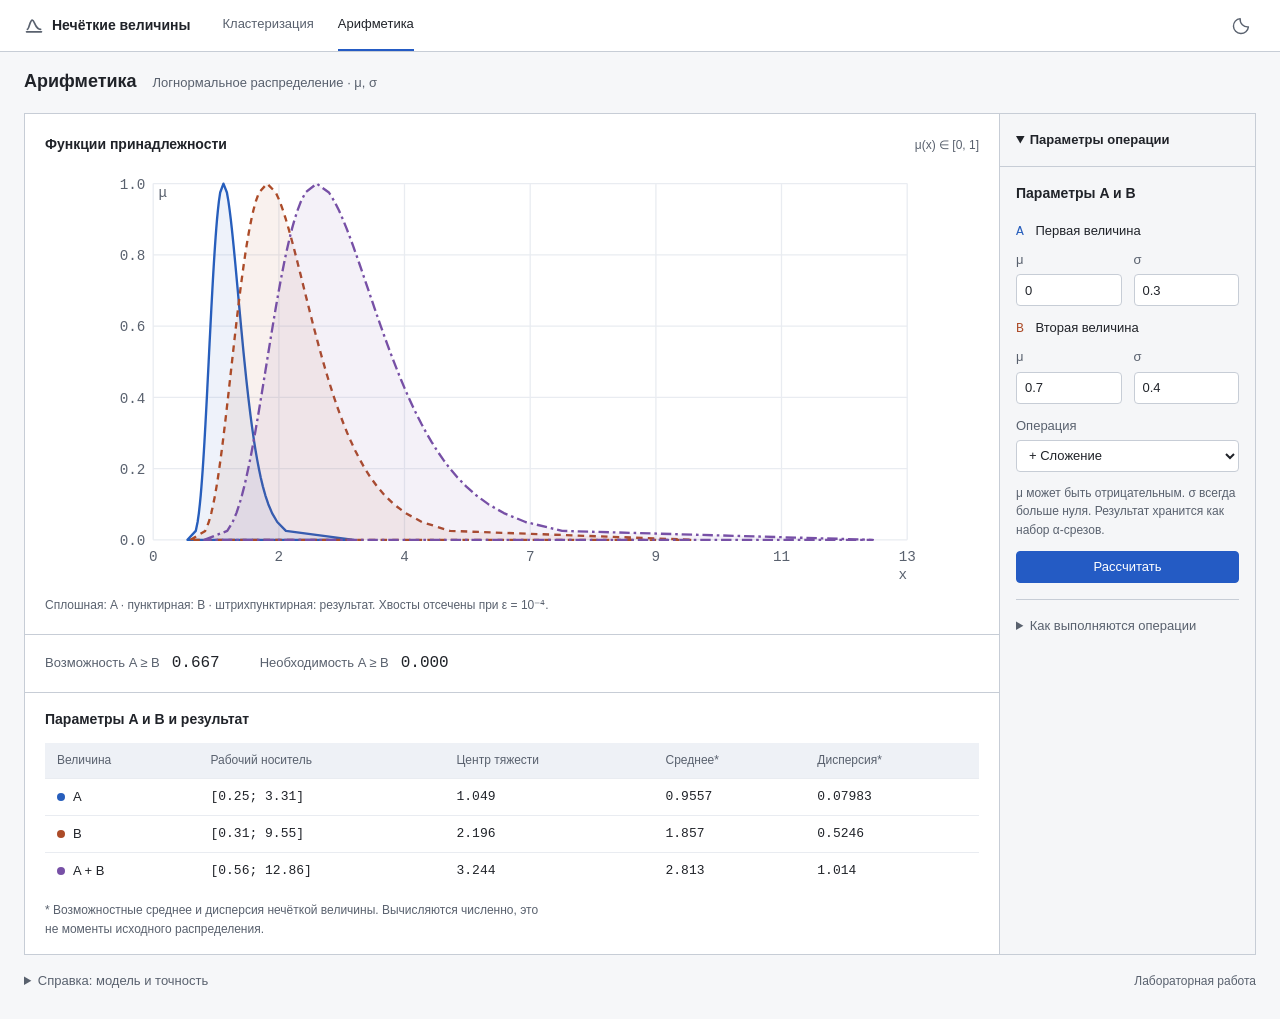
<file: docs/qa/arithmetic.html>
<!DOCTYPE html><html lang="ru" data-theme="light"><head><meta charset="utf-8"><meta name="viewport" content="width=device-width, initial-scale=1"><meta name="color-scheme" content="light dark"><title>Арифметика · Lognormal Lab</title><style>      .htmx-indicator{opacity:0}      .htmx-request .htmx-indicator{opacity:1; transition: opacity 200ms ease-in;}      .htmx-request.htmx-indicator{opacity:1; transition: opacity 200ms ease-in;}      </style><style>:root {
  --p-paper: #f6f7f9; --p-white: #ffffff; --p-ink: #202329; --p-slate: #59616e;
  --p-fog: #e9ecf1; --p-line: #c7cdd6; --p-green: #245bc4; --p-green-hover: #1949a3;
  --surface-page: var(--p-paper); --surface-panel: var(--p-white); --surface-input: #ffffff;
  --surface-soft: #eef1f6; --text-primary: var(--p-ink); --text-secondary: var(--p-slate);
  --border-default: var(--p-line); --grid-line: var(--p-fog); --action-primary: var(--p-green);
  --action-hover: var(--p-green-hover); --on-action: #ffffff; --focus-ring: #245bc4;
  --error-text: #a12c32; --error-surface: #fff0ee; --success-text: #245bc4; --success-surface: #edf3fd;
  --k0: #275ebc; --k1: #ac4b28; --k2: #7750a6; --k3: #25777b; --k4: #9c3560;
  --k5: #756014; --k6: #3f5d9c; --k7: #8c472f; --k8: #58672b; --k9: #615e6a;
  --font-body: -apple-system, BlinkMacSystemFont, "Segoe UI", sans-serif;
  --font-display: var(--font-body);
  --font-mono: "SFMono-Regular", Consolas, "Liberation Mono", monospace;
  --text-xs: .6875rem; --text-sm: .75rem; --text-label: .8125rem; --text-base: .875rem;
  --text-md: 1rem; --text-lg: 1.125rem; --text-xl: 1.5rem; --text-stat: 2rem; --text-display: 2.75rem;
  --leading-body: 1.55; --leading-tight: 1.1; --tracking-label: .08em; --tracking-display: -.035em;
  --weight-regular: 400; --weight-medium: 500; --weight-semibold: 600;
  --space-0: 0; --space-1: .25rem; --space-2: .5rem; --space-3: .75rem; --space-4: 1rem;
  --space-5: 1.25rem; --space-6: 1.5rem; --space-8: 2rem; --space-10: 2.5rem; --space-12: 3rem;
  --radius-control: .25rem; --radius-panel: .25rem; --radius-pill: 5rem;
  --border-width: 1px; --focus-width: 2px; --focus-offset: 3px;
  --control-height: 2rem; --icon-size: 1.25rem; --logo-size: 2rem; --swatch-size: .5rem;
  --rail-width: 16rem; --page-max: 100rem; --alpha-input-width: 4.5rem; --data-max-height: 26rem;
  --plot-large-max: 30rem; --plot-compact-max: 28rem; --skip-offset: -8rem;
  --stroke-width: 1.8; --stroke-grid: 1; --chart-label-size: 11px; --chart-label-mobile-size: 22px; --chart-dash: 5 4; --chart-dot-dash: 8 3 2 3;
  --opacity-plot: .9; --opacity-fill: .08; --opacity-disabled: .5;
  --transition-fast: 140ms ease; --shadow-focus: 0 0 0 var(--focus-width) var(--focus-ring);
}
[data-theme="dark"] {
  color-scheme: dark;
  --surface-page: #15171b; --surface-panel: #1b1e24; --surface-input: #191c22;
  --surface-soft: #292e38; --text-primary: #e8ebf1; --text-secondary: #aeb7c7;
  --border-default: #536078; --grid-line: #303744; --action-primary: #9cbcff;
  --action-hover: #bad0ff; --on-action: #12213c; --focus-ring: #9cbcff;
  --error-text: #ffb5ad; --error-surface: #402725; --success-text: #beddb3; --success-surface: #243c2e;
  --k0: #a7d5b8; --k1: #edb084; --k2: #c5b2ec; --k3: #8fcad8; --k4: #e9a4c5;
  --k5: #d9c583; --k6: #a4bcec; --k7: #dcae9c; --k8: #bdcc8f; --k9: #c6c0d4;
}

:root { --header-height: 3.25rem; --plot-height: 26rem; --text-title: 1.125rem; --text-ui: .8125rem; --sidebar-bg: #f5f6f8; }
[data-theme="dark"] { --sidebar-bg: #191c22; }
* { box-sizing: border-box; }
[hidden] { display: none !important; }
body { margin: var(--space-0); background: var(--surface-page); color: var(--text-primary); font: var(--weight-regular) var(--text-base)/var(--leading-body) var(--font-body); }
button, input, select { font: inherit; }
a { color: var(--action-primary); }
:focus-visible { outline: var(--focus-width) solid var(--focus-ring); outline-offset: var(--focus-offset); }
.app-header { display: flex; align-items: center; min-block-size: var(--header-height); gap: var(--space-8); padding-inline: var(--space-6); background: var(--surface-panel); border-block-end: var(--border-width) solid var(--border-default); }
.brand { display: flex; gap: var(--space-2); align-items: center; color: var(--text-primary); font-size: var(--text-base); font-weight: var(--weight-semibold); text-decoration: none; white-space: nowrap; }
.brand svg { inline-size: var(--icon-size); block-size: var(--icon-size); color: var(--text-secondary); }
.app-header nav { display: flex; gap: var(--space-6); align-self: stretch; }
.app-header nav a { display: flex; align-items: center; color: var(--text-secondary); text-decoration: none; border-block-end: var(--focus-width) solid transparent; font-size: var(--text-ui); }
.app-header nav a.on { color: var(--text-primary); border-color: var(--action-primary); }
.app-header nav a:hover { color: var(--action-primary); }
.header-actions { margin-inline-start: auto; display: flex; align-items: center; gap: var(--space-3); }
.theme-button { display: grid; place-items: center; inline-size: var(--control-height); block-size: var(--control-height); background: transparent; color: var(--text-secondary); border: var(--border-width) solid transparent; border-radius: var(--radius-control); cursor: pointer; }
.theme-button:hover { background: var(--surface-soft); color: var(--text-primary); }
.theme-button svg { inline-size: var(--icon-size); block-size: var(--icon-size); }
.page-heading { display: flex; align-items: baseline; gap: var(--space-4); padding: var(--space-5) var(--space-6); }
h1 { margin: var(--space-0); font: var(--weight-semibold) var(--text-title)/var(--leading-tight) var(--font-body); letter-spacing: normal; }
.page-heading > span { color: var(--text-secondary); font-size: var(--text-label); }
h2 { font-size: var(--text-base); font-weight: var(--weight-semibold); margin: var(--space-0); }
.workspace { margin-inline: var(--space-6); display: grid; grid-template-columns: minmax(0,1fr) var(--rail-width); grid-template-areas: 'results inspector'; align-items: start; background: var(--surface-panel); border: var(--border-width) solid var(--border-default); }
aside { grid-area: inspector; min-inline-size: var(--space-0); background: var(--sidebar-bg); border-inline-start: var(--border-width) solid var(--border-default); align-self: stretch; }
.inspector-title { font-weight: var(--weight-semibold); padding: var(--space-4); border-block-end: var(--border-width) solid var(--border-default); }
.inspector-content { padding: var(--space-0) var(--space-4); }
.panel { min-inline-size: var(--space-0); margin: var(--space-0); }
aside form.panel { display: grid; gap: var(--space-3); padding-block: var(--space-4); border-block-end: var(--border-width) solid var(--border-default); }
.panel-heading { display: flex; align-items: center; justify-content: space-between; gap: var(--space-3); margin-block-end: var(--space-3); }
aside .panel-heading { margin-block-end: var(--space-1); }
label { display: grid; gap: var(--space-1); color: var(--text-secondary); font-size: var(--text-label); }
input, select { min-inline-size: var(--space-0); inline-size: 100%; block-size: var(--control-height); padding: var(--space-1) var(--space-2); border: var(--border-width) solid var(--border-default); border-radius: var(--radius-control); background: var(--surface-input); color: var(--text-primary); font-size: var(--text-label); }
input:hover, select:hover { border-color: var(--text-secondary); }
input:focus, select:focus { border-color: var(--focus-ring); }
input:user-invalid { border-color: var(--error-text); }
input[type=range] { border: none; padding: var(--space-0); accent-color: var(--action-primary); background: transparent; }
.pair { display: grid; grid-template-columns: minmax(0,1fr) var(--alpha-input-width); gap: var(--space-3); align-items: center; }
.row { display: grid; grid-template-columns: minmax(0,1fr) minmax(0,1fr); gap: var(--space-3); }
fieldset { min-inline-size: var(--space-0); padding: var(--space-0); margin: var(--space-0); border: none; }
legend { font-size: var(--text-label); font-weight: var(--weight-medium); padding: var(--space-0); margin-block-end: var(--space-2); }
legend > span:not(.series-label) { color: var(--text-secondary); font-weight: var(--weight-regular); margin-inline-start: var(--space-2); font-size: var(--text-sm); }
.help { margin: var(--space-0); color: var(--text-secondary); font-size: var(--text-sm); max-inline-size: 75ch; }
#alpha-help { margin-block-start: calc(-1 * var(--space-2)); }
.button { display: inline-flex; justify-content: center; align-items: center; gap: var(--space-2); min-block-size: var(--control-height); padding: var(--space-1) var(--space-3); border: var(--border-width) solid var(--border-default); border-radius: var(--radius-control); font-size: var(--text-label); font-weight: var(--weight-medium); cursor: pointer; }
.button.primary { background: var(--action-primary); border-color: var(--action-primary); color: var(--on-action); }
.button.primary:hover, .button.primary:active { background: var(--action-hover); border-color: var(--action-hover); }
.button.secondary { background: var(--surface-panel); color: var(--text-primary); }
.button.secondary:hover, .button.secondary:active { background: var(--surface-soft); }
.button:disabled { opacity: var(--opacity-disabled); cursor: wait; }
summary { cursor: pointer; min-block-size: var(--control-height); font-size: var(--text-label); }
.parameter-details summary { color: var(--text-secondary); padding-block: var(--space-1); }
.parameter-content { display: grid; gap: var(--space-4); padding-block: var(--space-3); }
.file-panel { padding-block: var(--space-4); }
.file-panel form { display: grid; gap: var(--space-3); margin-block-start: var(--space-3); }
.model-note { padding-block: var(--space-4); color: var(--text-secondary); font-size: var(--text-label); }
.results { grid-area: results; min-inline-size: var(--space-0); }
.summary-strip { display: flex; gap: var(--space-6); align-items: center; padding: var(--space-4) var(--space-5); border-block-end: var(--border-width) solid var(--border-default); }
.summary-strip > div { display: flex; align-items: baseline; gap: var(--space-2); }
.summary-strip span { color: var(--text-secondary); font-size: var(--text-label); }
.summary-strip strong { font: var(--weight-medium) var(--text-base)/var(--leading-body) var(--font-mono); }
.plot-workspace { padding: var(--space-0) var(--space-5) var(--space-4); }
.plot-toolbar { display: flex; justify-content: space-between; align-items: center; gap: var(--space-3); border-block-end: var(--border-width) solid var(--grid-line); margin-block-end: var(--space-4); }
.plot-tabs { display: flex; gap: var(--space-5); }
.plot-tabs button { background: transparent; color: var(--text-secondary); padding: var(--space-3) var(--space-0); border: none; border-block-end: var(--focus-width) solid transparent; cursor: pointer; font-size: var(--text-label); min-block-size: var(--control-height); }
.plot-tabs button[aria-selected=true] { color: var(--text-primary); border-color: var(--text-primary); }
.plot-tabs button:hover { color: var(--action-primary); }
.small-label { font-size: var(--text-sm); color: var(--text-secondary); }
figure { margin: var(--space-0); }
svg[role=img] { display: block; inline-size: 100%; block-size: var(--plot-height); }
#plot-plane svg { max-inline-size: 100%; }
figcaption { font-size: var(--text-sm); color: var(--text-secondary); margin-block-start: var(--space-3); }
.grid { stroke: var(--grid-line); stroke-width: var(--stroke-grid); }
.diag { stroke: var(--text-secondary); stroke-dasharray: var(--chart-dash); }
.tick, .axis { fill: var(--text-secondary); font-size: var(--chart-label-size); font-family: var(--font-mono); }
.bar, .dot { fill: currentColor; opacity: var(--opacity-plot); }
.dot.medoid { stroke: var(--text-primary); stroke-width: var(--stroke-width); }
.bar:hover, .dot:hover { opacity: 1; stroke: var(--text-primary); }
.poly { fill: currentColor; fill-opacity: var(--opacity-fill); stroke: currentColor; stroke-width: var(--stroke-width); stroke-linejoin: round; }
.poly.k1 { stroke-dasharray: var(--chart-dash); }
.poly.k2 { stroke-dasharray: var(--chart-dot-dash); }
.k0 { color: var(--k0); } .k1 { color: var(--k1); } .k2 { color: var(--k2); } .k3 { color: var(--k3); } .k4 { color: var(--k4); }
.k5 { color: var(--k5); } .k6 { color: var(--k6); } .k7 { color: var(--k7); } .k8 { color: var(--k8); } .k9 { color: var(--k9); }
.swatch { display: inline-block; inline-size: var(--swatch-size); block-size: var(--swatch-size); border-radius: var(--radius-pill); background: currentColor; margin-inline-end: var(--space-2); }
.series-label { font-family: var(--font-mono); margin-inline-end: var(--space-2); }
.table-panel { padding: var(--space-4) var(--space-5); border-block-start: var(--border-width) solid var(--border-default); }
.table-scroll { overflow-x: auto; }
.data-scroll { max-block-size: var(--data-max-height); }
table { inline-size: 100%; border-collapse: collapse; font-variant-numeric: tabular-nums; font-size: var(--text-label); }
th, td { padding: var(--space-2) var(--space-3); border-block-end: var(--border-width) solid var(--grid-line); text-align: start; vertical-align: middle; }
thead th { color: var(--text-secondary); font-size: var(--text-sm); font-weight: var(--weight-regular); white-space: nowrap; background: var(--surface-soft); }
tbody th { font-weight: var(--weight-medium); white-space: nowrap; }
tbody tr:last-child > * { border-block-end: none; }
tbody tr:hover { background: var(--surface-soft); }
.mono { font-family: var(--font-mono); }
.table-panel > .help { margin-block-start: var(--space-3); }
.data-panel { border-block-start: var(--border-width) solid var(--border-default); padding: var(--space-3) var(--space-5); }
.data-panel summary { display: flex; align-items: center; gap: var(--space-2); }
.data-panel summary::before { content: '+'; }
.data-panel[open] summary::before { content: '−'; }
.data-panel .small-label { margin-inline-start: auto; }
.main-plot { padding: var(--space-5); }
.comparison-grid { display: flex; gap: var(--space-10); padding: var(--space-4) var(--space-5); border-block-start: var(--border-width) solid var(--border-default); }
.metric { display: flex; align-items: baseline; gap: var(--space-3); }
.metric p { margin: var(--space-0); font-size: var(--text-label); color: var(--text-secondary); }
.metric strong { font: var(--weight-medium) var(--text-md)/var(--leading-body) var(--font-mono); }
.metric > span { display: none; }
.error, .note { margin: var(--space-3); padding: var(--space-3); border: var(--border-width) solid currentColor; border-radius: var(--radius-control); font-size: var(--text-label); }
.error { background: var(--error-surface); color: var(--error-text); }
.note { background: var(--success-surface); color: var(--success-text); }
.empty-state { padding: var(--space-8); }
.app-footer { display: flex; align-items: baseline; justify-content: space-between; gap: var(--space-4); padding: var(--space-4) var(--space-6); font-size: var(--text-sm); color: var(--text-secondary); }
.formula-note { max-inline-size: 75ch; }
.htmx-indicator { visibility: hidden; font-size: var(--text-sm); color: var(--text-secondary); }
.htmx-request.htmx-indicator { visibility: visible; }
.sr-only { position: absolute; inline-size: var(--border-width); block-size: var(--border-width); margin: calc(-1 * var(--border-width)); overflow: hidden; clip-path: inset(50%); white-space: nowrap; }
.skip-link { position: absolute; inset-block-start: var(--skip-offset); inset-inline-start: var(--space-4); background: var(--surface-panel); padding: var(--space-3); z-index: 10; }
.skip-link:focus { inset-block-start: var(--space-3); }
@media (max-width: 63.99rem) {
 .workspace { grid-template-columns: minmax(0,1fr); grid-template-areas: 'inspector' 'results'; }
 aside { border-inline-start: none; }
 .inspector-title { background: var(--surface-soft); }
 .inspector-content { display: grid; grid-template-columns: repeat(2,minmax(0,1fr)); gap: var(--space-5); }
 .inspector-content .file-panel { grid-column: 1 / -1; }
 .page-heading { flex-wrap: wrap; gap: var(--space-2); }
}
@media (max-width: 47.99rem) {
 .app-header { flex-wrap: wrap; gap: var(--space-3); padding: var(--space-3) var(--space-4); }
 .app-header nav { order: 3; inline-size: 100%; gap: var(--space-5); }
 .app-header nav a { padding-block: var(--space-2); }
 .page-heading, .app-footer { padding: var(--space-4); }
 .workspace { margin-inline: var(--space-3); }
 .inspector-content { grid-template-columns: minmax(0,1fr); }
 .summary-strip { gap: var(--space-4); padding: var(--space-3); }
 .summary-strip > div { gap: var(--space-1); }
 .plot-workspace, .table-panel, .main-plot, .data-panel { padding-inline: var(--space-3); }
 svg[role=img] { block-size: auto; min-block-size: var(--space-0); }
 .tick, .axis { font-size: var(--chart-label-mobile-size); }
 .plot-toolbar > .small-label { display: none; }
 .comparison-grid { flex-direction: column; gap: var(--space-3); padding-inline: var(--space-3); }
 .app-footer { flex-wrap: wrap; }
 #progress { display: none; }
}
@media (prefers-reduced-motion: reduce) { *, *::before, *::after { transition: none !important; animation: none !important; scroll-behavior: auto !important; } }
</style></head>
<body hx-target="#opsview">
<a class="skip-link" href="#main">К содержимому</a><header class="app-header"><a class="brand" href="/" aria-label="Lognormal Lab, главная"><svg viewBox="0 0 24 24" fill="none" aria-hidden="true"><path d="M3 19h18M4 16c2 0 3-11 6-11s3 11 10 11" stroke="currentColor" stroke-width="2" stroke-linecap="round"></path></svg><span><span>Нечёткие величины</span></span></a><nav aria-label="Разделы лаборатории"><a href="/">Кластеризация</a><a href="/ops" class="on" aria-current="page">Арифметика</a></nav><div class="header-actions"><span id="progress" class="htmx-indicator" role="status">Вычисляем…</span><button type="button" id="theme-toggle" class="theme-button" aria-label="Тёмная тема" aria-pressed="false"><svg viewBox="0 0 24 24" fill="none" aria-hidden="true"><path d="M20.9 13A9 9 0 0 1 11 3.1 9 9 0 1 0 20.9 13Z" stroke="currentColor" stroke-width="1.7" stroke-linejoin="round"></path></svg></button></div></header>
<div class="page-heading"><h1>Арифметика</h1><span>Логнормальное распределение · μ, σ</span></div>
<main id="main" class="workspace">
<aside aria-label="Параметры арифметики"><details class="inspector" open=""><summary class="inspector-title">Параметры операции</summary><div class="inspector-content"><form id="ops-form" class="panel" hx-get="/ops/calc" hx-trigger="input delay:300ms, submit" hx-sync="this:replace" hx-indicator="#progress">
<div class="panel-heading"><h2>Параметры A и B</h2></div>
<fieldset><legend><span class="series-label k0">A</span> Первая величина</legend><div class="row"><label>μ<input type="number" name="mu1" step="any" value="0" required="" style=""></label><label>σ<input type="number" name="sigma1" step="any" min="0" value="0.3" required="" style=""></label></div></fieldset>
<fieldset><legend><span class="series-label k1">B</span> Вторая величина</legend><div class="row"><label>μ<input type="number" name="mu2" step="any" value="0.7" required="" style=""></label><label>σ<input type="number" name="sigma2" step="any" min="0" value="0.4" required="" style=""></label></div></fieldset>
<label>Операция<select name="op"><option value="add" selected="">+ Сложение</option><option value="sub">− Вычитание</option><option value="mul">× Умножение</option><option value="div">÷ Деление</option></select></label>
<p class="help">μ может быть отрицательным. σ всегда больше нуля. Результат хранится как набор α-срезов.</p>
<button class="button primary" type="submit">Рассчитать</button>
</form><details class="model-note"><summary>Как выполняются операции</summary><p>Арифметика выполняется над α-срезами. Результат может иметь другую форму, чем исходные величины.</p><p>Pos: возможность A ≥ B. Nec: необходимость A ≥ B.</p></details></div></details></aside>
<section id="opsview" class="results" aria-label="Результат операции" aria-live="polite">


<figure class="panel plot-panel main-plot"><div class="panel-heading"><div><h2>Функции принадлежности</h2></div><span class="small-label">μ(x) ∈ [0, 1]</span></div><svg viewBox="0 0 640 320" role="img" aria-label="Функции принадлежности A, B и результата операции">
  <line class="grid" x1="44.0" x2="44.0" y1="12.0" y2="286.0"></line>
  <text class="tick" x="44.0" y="286.0" dy="16" text-anchor="middle">0</text><line class="grid" x1="140.7" x2="140.7" y1="12.0" y2="286.0"></line>
  <text class="tick" x="140.7" y="286.0" dy="16" text-anchor="middle">2</text><line class="grid" x1="237.3" x2="237.3" y1="12.0" y2="286.0"></line>
  <text class="tick" x="237.3" y="286.0" dy="16" text-anchor="middle">4</text><line class="grid" x1="334.0" x2="334.0" y1="12.0" y2="286.0"></line>
  <text class="tick" x="334.0" y="286.0" dy="16" text-anchor="middle">7</text><line class="grid" x1="430.7" x2="430.7" y1="12.0" y2="286.0"></line>
  <text class="tick" x="430.7" y="286.0" dy="16" text-anchor="middle">9</text><line class="grid" x1="527.3" x2="527.3" y1="12.0" y2="286.0"></line>
  <text class="tick" x="527.3" y="286.0" dy="16" text-anchor="middle">11</text><line class="grid" x1="624.0" x2="624.0" y1="12.0" y2="286.0"></line>
  <text class="tick" x="624.0" y="286.0" dy="16" text-anchor="middle">13</text>
  <line class="grid" x1="44.0" x2="624.0" y1="286.0" y2="286.0"></line>
  <text class="tick" x="44.0" y="286.0" dx="-6" dy="4" text-anchor="end">0.0</text><line class="grid" x1="44.0" x2="624.0" y1="231.2" y2="231.2"></line>
  <text class="tick" x="44.0" y="231.2" dx="-6" dy="4" text-anchor="end">0.2</text><line class="grid" x1="44.0" x2="624.0" y1="176.4" y2="176.4"></line>
  <text class="tick" x="44.0" y="176.4" dx="-6" dy="4" text-anchor="end">0.4</text><line class="grid" x1="44.0" x2="624.0" y1="121.6" y2="121.6"></line>
  <text class="tick" x="44.0" y="121.6" dx="-6" dy="4" text-anchor="end">0.6</text><line class="grid" x1="44.0" x2="624.0" y1="66.8" y2="66.8"></line>
  <text class="tick" x="44.0" y="66.8" dx="-6" dy="4" text-anchor="end">0.8</text><line class="grid" x1="44.0" x2="624.0" y1="12.0" y2="12.0"></line>
  <text class="tick" x="44.0" y="12.0" dx="-6" dy="4" text-anchor="end">1.0</text>
  
  <polygon class="poly k0" points="70.36,286.00 76.74,279.15 78.16,272.30 79.13,265.45 79.89,258.60 80.55,251.75 81.12,244.90 81.64,238.05 82.13,231.20 82.58,224.35 83.01,217.50 83.42,210.65 83.81,203.80 84.19,196.95 84.56,190.10 84.92,183.25 85.28,176.40 85.63,169.55 85.97,162.70 86.32,155.85 86.66,149.00 87.00,142.15 87.34,135.30 87.69,128.45 88.04,121.60 88.39,114.75 88.74,107.90 89.11,101.05 89.48,94.20 89.86,87.35 90.25,80.50 90.66,73.65 91.09,66.80 91.54,59.95 92.02,53.10 92.54,46.25 93.11,39.40 93.76,32.55 94.53,25.70 95.53,18.85 98.03,12.00 100.70,18.85 101.88,25.70 102.83,32.55 103.67,39.40 104.44,46.25 105.16,53.10 105.84,59.95 106.51,66.80 107.16,73.65 107.79,80.50 108.42,87.35 109.05,94.20 109.67,101.05 110.30,107.90 110.93,114.75 111.56,121.60 112.21,128.45 112.86,135.30 113.53,142.15 114.21,149.00 114.92,155.85 115.64,162.70 116.39,169.55 117.17,176.40 117.98,183.25 118.83,190.10 119.73,196.95 120.68,203.80 121.69,210.65 122.78,217.50 123.97,224.35 125.27,231.20 126.71,238.05 128.35,244.90 130.26,251.75 132.55,258.60 135.44,265.45 139.43,272.30 146.09,279.15 198.29,286.00 "><title>A</title></polygon><polygon class="poly k1" points="72.71,286.00 84.04,279.15 86.78,272.30 88.69,265.45 90.23,258.60 91.56,251.75 92.74,244.90 93.82,238.05 94.83,231.20 95.77,224.35 96.68,217.50 97.55,210.65 98.39,203.80 99.21,196.95 100.01,190.10 100.79,183.25 101.57,176.40 102.33,169.55 103.10,162.70 103.86,155.85 104.62,149.00 105.38,142.15 106.15,135.30 106.92,128.45 107.70,121.60 108.50,114.75 109.31,107.90 110.14,101.05 110.99,94.20 111.87,87.35 112.79,80.50 113.74,73.65 114.74,66.80 115.80,59.95 116.93,53.10 118.16,46.25 119.53,39.40 121.08,32.55 122.93,25.70 125.39,18.85 131.56,12.00 138.32,18.85 141.37,25.70 143.84,32.55 146.02,39.40 148.03,46.25 149.94,53.10 151.76,59.95 153.54,66.80 155.27,73.65 156.99,80.50 158.69,87.35 160.39,94.20 162.10,101.05 163.81,107.90 165.55,114.75 167.30,121.60 169.09,128.45 170.92,135.30 172.79,142.15 174.71,149.00 176.70,155.85 178.75,162.70 180.88,169.55 183.11,176.40 185.44,183.25 187.90,190.10 190.50,196.95 193.27,203.80 196.24,210.65 199.46,217.50 202.97,224.35 206.85,231.20 211.20,238.05 216.17,244.90 221.99,251.75 229.05,258.60 238.09,265.45 250.74,272.30 272.33,279.15 459.17,286.00 "><title>B</title></polygon><polygon class="poly k2" points="83.25,286.00 100.96,279.15 105.12,272.30 108.00,265.45 110.31,258.60 112.28,251.75 114.04,244.90 115.64,238.05 117.13,231.20 118.53,224.35 119.87,217.50 121.14,210.65 122.38,203.80 123.58,196.95 124.75,190.10 125.89,183.25 127.02,176.40 128.14,169.55 129.25,162.70 130.35,155.85 131.46,149.00 132.56,142.15 133.67,135.30 134.79,128.45 135.92,121.60 137.07,114.75 138.23,107.90 139.43,101.05 140.65,94.20 141.91,87.35 143.22,80.50 144.58,73.65 146.01,66.80 147.52,59.95 149.14,53.10 150.89,46.25 152.82,39.40 155.02,32.55 157.64,25.70 161.10,18.85 169.77,12.00 179.19,18.85 183.43,25.70 186.85,32.55 189.87,39.40 192.65,46.25 195.27,53.10 197.78,59.95 200.22,66.80 202.61,73.65 204.96,80.50 207.29,87.35 209.62,94.20 211.95,101.05 214.29,107.90 216.65,114.75 219.05,121.60 221.48,128.45 223.96,135.30 226.50,142.15 229.11,149.00 231.79,155.85 234.57,162.70 237.45,169.55 240.45,176.40 243.60,183.25 246.91,190.10 250.40,196.95 254.13,203.80 258.11,210.65 262.42,217.50 267.11,224.35 272.29,231.20 278.09,238.05 284.70,244.90 292.43,251.75 301.78,258.60 313.71,265.45 330.35,272.30 358.60,279.15 597.64,286.00 "><title>A + B</title></polygon>
  
  
  <text class="axis" x="624.0" y="286.0" dy="30" text-anchor="end">x</text>
  <text class="axis" x="44.0" y="12.0" dx="4" dy="10">μ</text>
</svg><figcaption>Сплошная: A · пунктирная: B · штрихпунктирная: результат. Хвосты отсечены при ε = 10⁻⁴.</figcaption></figure>
<div class="comparison-grid"><article class="panel metric"><p>Возможность A ≥ B</p><strong>0.667</strong><span>Pos · от 0 до 1</span></article><article class="panel metric"><p>Необходимость A ≥ B</p><strong>0.000</strong><span>Nec · от 0 до 1</span></article></div>
<section class="panel table-panel"><div class="panel-heading"><div><h2>Параметры A и B и результат</h2></div></div><div class="table-scroll"><table><caption class="sr-only">Носители и характеристики нечётких величин</caption><thead><tr><th scope="col">Величина</th><th scope="col">Рабочий носитель</th><th scope="col">Центр тяжести</th><th scope="col">Среднее*</th><th scope="col">Дисперсия*</th></tr></thead><tbody><tr><th scope="row"><i class="swatch k0" aria-hidden="true"></i>A</th><td class="mono">[0.25; 3.31]</td><td class="mono">1.049</td><td class="mono">0.9557</td><td class="mono">0.07983</td></tr><tr><th scope="row"><i class="swatch k1" aria-hidden="true"></i>B</th><td class="mono">[0.31; 9.55]</td><td class="mono">2.196</td><td class="mono">1.857</td><td class="mono">0.5246</td></tr><tr><th scope="row"><i class="swatch k2" aria-hidden="true"></i>A + B</th><td class="mono">[0.56; 12.86]</td><td class="mono">3.244</td><td class="mono">2.813</td><td class="mono">1.014</td></tr></tbody></table></div><p class="help">* Возможностные среднее и дисперсия нечёткой величины. Вычисляются численно, это не моменты исходного распределения.</p></section>
</section>
</main><footer class="app-footer"><details><summary>Справка: модель и точность</summary><div class="formula-note"><p>Логнормальная плотность нормирована по максимуму: g(x) = exp(−(ln x − μ + σ²)² / (2σ²)), x &gt; 0. Для конечного носителя используем μ̃(x) = max(0, (g(x) − ε)/(1 − ε)), ε = 10⁻⁴.</p><p>α-срез: [exp(μ − σ² − σ√(−2 ln β)), exp(μ − σ² + σ√(−2 ln β))], β = ε + (1 − ε)α. При α = 1 остаётся мода exp(μ − σ²).</p><p>Арифметика и интегральные характеристики используют 200 шагов по α. ε задаёт уровень относительной плотности, а не вероятность хвоста. Сумма и разность обычно не являются логнормальными величинами.</p></div></details><span>Лабораторная работа</span></footer></body></html>
</file>
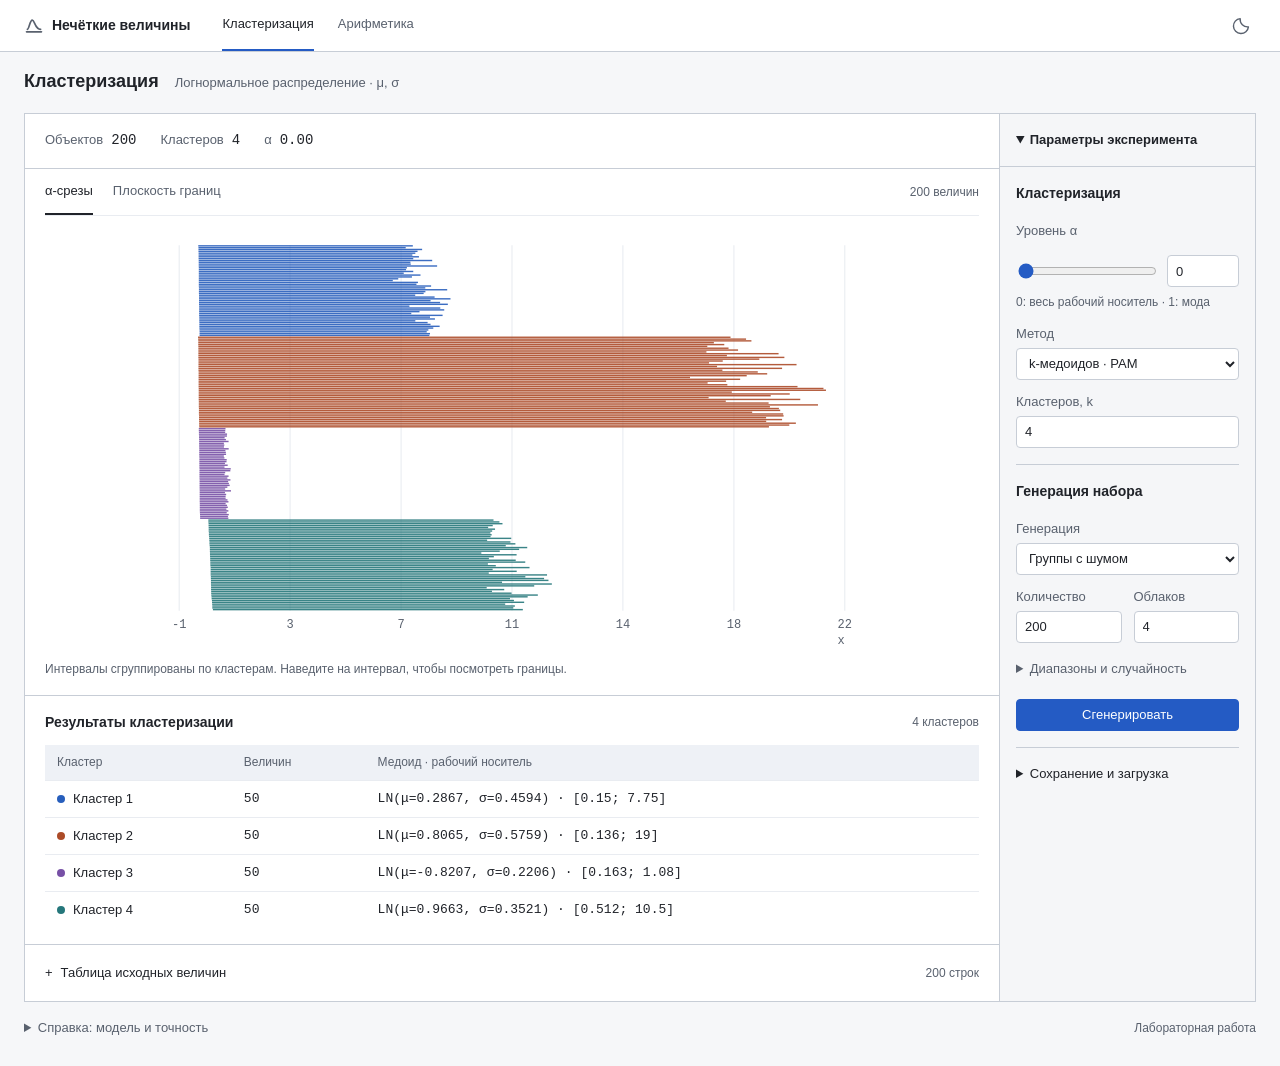
<file: docs/qa/clustering.html>
<!DOCTYPE html><html lang="ru" data-theme="light"><head><meta charset="utf-8"><meta name="viewport" content="width=device-width, initial-scale=1"><meta name="color-scheme" content="light dark"><title>Кластеризация · Lognormal Lab</title><style>      .htmx-indicator{opacity:0}      .htmx-request .htmx-indicator{opacity:1; transition: opacity 200ms ease-in;}      .htmx-request.htmx-indicator{opacity:1; transition: opacity 200ms ease-in;}      </style><style>:root {
  --p-paper: #f6f7f9; --p-white: #ffffff; --p-ink: #202329; --p-slate: #59616e;
  --p-fog: #e9ecf1; --p-line: #c7cdd6; --p-green: #245bc4; --p-green-hover: #1949a3;
  --surface-page: var(--p-paper); --surface-panel: var(--p-white); --surface-input: #ffffff;
  --surface-soft: #eef1f6; --text-primary: var(--p-ink); --text-secondary: var(--p-slate);
  --border-default: var(--p-line); --grid-line: var(--p-fog); --action-primary: var(--p-green);
  --action-hover: var(--p-green-hover); --on-action: #ffffff; --focus-ring: #245bc4;
  --error-text: #a12c32; --error-surface: #fff0ee; --success-text: #245bc4; --success-surface: #edf3fd;
  --k0: #275ebc; --k1: #ac4b28; --k2: #7750a6; --k3: #25777b; --k4: #9c3560;
  --k5: #756014; --k6: #3f5d9c; --k7: #8c472f; --k8: #58672b; --k9: #615e6a;
  --font-body: -apple-system, BlinkMacSystemFont, "Segoe UI", sans-serif;
  --font-display: var(--font-body);
  --font-mono: "SFMono-Regular", Consolas, "Liberation Mono", monospace;
  --text-xs: .6875rem; --text-sm: .75rem; --text-label: .8125rem; --text-base: .875rem;
  --text-md: 1rem; --text-lg: 1.125rem; --text-xl: 1.5rem; --text-stat: 2rem; --text-display: 2.75rem;
  --leading-body: 1.55; --leading-tight: 1.1; --tracking-label: .08em; --tracking-display: -.035em;
  --weight-regular: 400; --weight-medium: 500; --weight-semibold: 600;
  --space-0: 0; --space-1: .25rem; --space-2: .5rem; --space-3: .75rem; --space-4: 1rem;
  --space-5: 1.25rem; --space-6: 1.5rem; --space-8: 2rem; --space-10: 2.5rem; --space-12: 3rem;
  --radius-control: .25rem; --radius-panel: .25rem; --radius-pill: 5rem;
  --border-width: 1px; --focus-width: 2px; --focus-offset: 3px;
  --control-height: 2rem; --icon-size: 1.25rem; --logo-size: 2rem; --swatch-size: .5rem;
  --rail-width: 16rem; --page-max: 100rem; --alpha-input-width: 4.5rem; --data-max-height: 26rem;
  --plot-large-max: 30rem; --plot-compact-max: 28rem; --skip-offset: -8rem;
  --stroke-width: 1.8; --stroke-grid: 1; --chart-label-size: 11px; --chart-label-mobile-size: 22px; --chart-dash: 5 4; --chart-dot-dash: 8 3 2 3;
  --opacity-plot: .9; --opacity-fill: .08; --opacity-disabled: .5;
  --transition-fast: 140ms ease; --shadow-focus: 0 0 0 var(--focus-width) var(--focus-ring);
}
[data-theme="dark"] {
  color-scheme: dark;
  --surface-page: #15171b; --surface-panel: #1b1e24; --surface-input: #191c22;
  --surface-soft: #292e38; --text-primary: #e8ebf1; --text-secondary: #aeb7c7;
  --border-default: #536078; --grid-line: #303744; --action-primary: #9cbcff;
  --action-hover: #bad0ff; --on-action: #12213c; --focus-ring: #9cbcff;
  --error-text: #ffb5ad; --error-surface: #402725; --success-text: #beddb3; --success-surface: #243c2e;
  --k0: #a7d5b8; --k1: #edb084; --k2: #c5b2ec; --k3: #8fcad8; --k4: #e9a4c5;
  --k5: #d9c583; --k6: #a4bcec; --k7: #dcae9c; --k8: #bdcc8f; --k9: #c6c0d4;
}

:root { --header-height: 3.25rem; --plot-height: 26rem; --text-title: 1.125rem; --text-ui: .8125rem; --sidebar-bg: #f5f6f8; }
[data-theme="dark"] { --sidebar-bg: #191c22; }
* { box-sizing: border-box; }
[hidden] { display: none !important; }
body { margin: var(--space-0); background: var(--surface-page); color: var(--text-primary); font: var(--weight-regular) var(--text-base)/var(--leading-body) var(--font-body); }
button, input, select { font: inherit; }
a { color: var(--action-primary); }
:focus-visible { outline: var(--focus-width) solid var(--focus-ring); outline-offset: var(--focus-offset); }
.app-header { display: flex; align-items: center; min-block-size: var(--header-height); gap: var(--space-8); padding-inline: var(--space-6); background: var(--surface-panel); border-block-end: var(--border-width) solid var(--border-default); }
.brand { display: flex; gap: var(--space-2); align-items: center; color: var(--text-primary); font-size: var(--text-base); font-weight: var(--weight-semibold); text-decoration: none; white-space: nowrap; }
.brand svg { inline-size: var(--icon-size); block-size: var(--icon-size); color: var(--text-secondary); }
.app-header nav { display: flex; gap: var(--space-6); align-self: stretch; }
.app-header nav a { display: flex; align-items: center; color: var(--text-secondary); text-decoration: none; border-block-end: var(--focus-width) solid transparent; font-size: var(--text-ui); }
.app-header nav a.on { color: var(--text-primary); border-color: var(--action-primary); }
.app-header nav a:hover { color: var(--action-primary); }
.header-actions { margin-inline-start: auto; display: flex; align-items: center; gap: var(--space-3); }
.theme-button { display: grid; place-items: center; inline-size: var(--control-height); block-size: var(--control-height); background: transparent; color: var(--text-secondary); border: var(--border-width) solid transparent; border-radius: var(--radius-control); cursor: pointer; }
.theme-button:hover { background: var(--surface-soft); color: var(--text-primary); }
.theme-button svg { inline-size: var(--icon-size); block-size: var(--icon-size); }
.page-heading { display: flex; align-items: baseline; gap: var(--space-4); padding: var(--space-5) var(--space-6); }
h1 { margin: var(--space-0); font: var(--weight-semibold) var(--text-title)/var(--leading-tight) var(--font-body); letter-spacing: normal; }
.page-heading > span { color: var(--text-secondary); font-size: var(--text-label); }
h2 { font-size: var(--text-base); font-weight: var(--weight-semibold); margin: var(--space-0); }
.workspace { margin-inline: var(--space-6); display: grid; grid-template-columns: minmax(0,1fr) var(--rail-width); grid-template-areas: 'results inspector'; align-items: start; background: var(--surface-panel); border: var(--border-width) solid var(--border-default); }
aside { grid-area: inspector; min-inline-size: var(--space-0); background: var(--sidebar-bg); border-inline-start: var(--border-width) solid var(--border-default); align-self: stretch; }
.inspector-title { font-weight: var(--weight-semibold); padding: var(--space-4); border-block-end: var(--border-width) solid var(--border-default); }
.inspector-content { padding: var(--space-0) var(--space-4); }
.panel { min-inline-size: var(--space-0); margin: var(--space-0); }
aside form.panel { display: grid; gap: var(--space-3); padding-block: var(--space-4); border-block-end: var(--border-width) solid var(--border-default); }
.panel-heading { display: flex; align-items: center; justify-content: space-between; gap: var(--space-3); margin-block-end: var(--space-3); }
aside .panel-heading { margin-block-end: var(--space-1); }
label { display: grid; gap: var(--space-1); color: var(--text-secondary); font-size: var(--text-label); }
input, select { min-inline-size: var(--space-0); inline-size: 100%; block-size: var(--control-height); padding: var(--space-1) var(--space-2); border: var(--border-width) solid var(--border-default); border-radius: var(--radius-control); background: var(--surface-input); color: var(--text-primary); font-size: var(--text-label); }
input:hover, select:hover { border-color: var(--text-secondary); }
input:focus, select:focus { border-color: var(--focus-ring); }
input:user-invalid { border-color: var(--error-text); }
input[type=range] { border: none; padding: var(--space-0); accent-color: var(--action-primary); background: transparent; }
.pair { display: grid; grid-template-columns: minmax(0,1fr) var(--alpha-input-width); gap: var(--space-3); align-items: center; }
.row { display: grid; grid-template-columns: minmax(0,1fr) minmax(0,1fr); gap: var(--space-3); }
fieldset { min-inline-size: var(--space-0); padding: var(--space-0); margin: var(--space-0); border: none; }
legend { font-size: var(--text-label); font-weight: var(--weight-medium); padding: var(--space-0); margin-block-end: var(--space-2); }
legend > span:not(.series-label) { color: var(--text-secondary); font-weight: var(--weight-regular); margin-inline-start: var(--space-2); font-size: var(--text-sm); }
.help { margin: var(--space-0); color: var(--text-secondary); font-size: var(--text-sm); max-inline-size: 75ch; }
#alpha-help { margin-block-start: calc(-1 * var(--space-2)); }
.button { display: inline-flex; justify-content: center; align-items: center; gap: var(--space-2); min-block-size: var(--control-height); padding: var(--space-1) var(--space-3); border: var(--border-width) solid var(--border-default); border-radius: var(--radius-control); font-size: var(--text-label); font-weight: var(--weight-medium); cursor: pointer; }
.button.primary { background: var(--action-primary); border-color: var(--action-primary); color: var(--on-action); }
.button.primary:hover, .button.primary:active { background: var(--action-hover); border-color: var(--action-hover); }
.button.secondary { background: var(--surface-panel); color: var(--text-primary); }
.button.secondary:hover, .button.secondary:active { background: var(--surface-soft); }
.button:disabled { opacity: var(--opacity-disabled); cursor: wait; }
summary { cursor: pointer; min-block-size: var(--control-height); font-size: var(--text-label); }
.parameter-details summary { color: var(--text-secondary); padding-block: var(--space-1); }
.parameter-content { display: grid; gap: var(--space-4); padding-block: var(--space-3); }
.file-panel { padding-block: var(--space-4); }
.file-panel form { display: grid; gap: var(--space-3); margin-block-start: var(--space-3); }
.model-note { padding-block: var(--space-4); color: var(--text-secondary); font-size: var(--text-label); }
.results { grid-area: results; min-inline-size: var(--space-0); }
.summary-strip { display: flex; gap: var(--space-6); align-items: center; padding: var(--space-4) var(--space-5); border-block-end: var(--border-width) solid var(--border-default); }
.summary-strip > div { display: flex; align-items: baseline; gap: var(--space-2); }
.summary-strip span { color: var(--text-secondary); font-size: var(--text-label); }
.summary-strip strong { font: var(--weight-medium) var(--text-base)/var(--leading-body) var(--font-mono); }
.plot-workspace { padding: var(--space-0) var(--space-5) var(--space-4); }
.plot-toolbar { display: flex; justify-content: space-between; align-items: center; gap: var(--space-3); border-block-end: var(--border-width) solid var(--grid-line); margin-block-end: var(--space-4); }
.plot-tabs { display: flex; gap: var(--space-5); }
.plot-tabs button { background: transparent; color: var(--text-secondary); padding: var(--space-3) var(--space-0); border: none; border-block-end: var(--focus-width) solid transparent; cursor: pointer; font-size: var(--text-label); min-block-size: var(--control-height); }
.plot-tabs button[aria-selected=true] { color: var(--text-primary); border-color: var(--text-primary); }
.plot-tabs button:hover { color: var(--action-primary); }
.small-label { font-size: var(--text-sm); color: var(--text-secondary); }
figure { margin: var(--space-0); }
svg[role=img] { display: block; inline-size: 100%; block-size: var(--plot-height); }
#plot-plane svg { max-inline-size: 100%; }
figcaption { font-size: var(--text-sm); color: var(--text-secondary); margin-block-start: var(--space-3); }
.grid { stroke: var(--grid-line); stroke-width: var(--stroke-grid); }
.diag { stroke: var(--text-secondary); stroke-dasharray: var(--chart-dash); }
.tick, .axis { fill: var(--text-secondary); font-size: var(--chart-label-size); font-family: var(--font-mono); }
.bar, .dot { fill: currentColor; opacity: var(--opacity-plot); }
.dot.medoid { stroke: var(--text-primary); stroke-width: var(--stroke-width); }
.bar:hover, .dot:hover { opacity: 1; stroke: var(--text-primary); }
.poly { fill: currentColor; fill-opacity: var(--opacity-fill); stroke: currentColor; stroke-width: var(--stroke-width); stroke-linejoin: round; }
.poly.k1 { stroke-dasharray: var(--chart-dash); }
.poly.k2 { stroke-dasharray: var(--chart-dot-dash); }
.k0 { color: var(--k0); } .k1 { color: var(--k1); } .k2 { color: var(--k2); } .k3 { color: var(--k3); } .k4 { color: var(--k4); }
.k5 { color: var(--k5); } .k6 { color: var(--k6); } .k7 { color: var(--k7); } .k8 { color: var(--k8); } .k9 { color: var(--k9); }
.swatch { display: inline-block; inline-size: var(--swatch-size); block-size: var(--swatch-size); border-radius: var(--radius-pill); background: currentColor; margin-inline-end: var(--space-2); }
.series-label { font-family: var(--font-mono); margin-inline-end: var(--space-2); }
.table-panel { padding: var(--space-4) var(--space-5); border-block-start: var(--border-width) solid var(--border-default); }
.table-scroll { overflow-x: auto; }
.data-scroll { max-block-size: var(--data-max-height); }
table { inline-size: 100%; border-collapse: collapse; font-variant-numeric: tabular-nums; font-size: var(--text-label); }
th, td { padding: var(--space-2) var(--space-3); border-block-end: var(--border-width) solid var(--grid-line); text-align: start; vertical-align: middle; }
thead th { color: var(--text-secondary); font-size: var(--text-sm); font-weight: var(--weight-regular); white-space: nowrap; background: var(--surface-soft); }
tbody th { font-weight: var(--weight-medium); white-space: nowrap; }
tbody tr:last-child > * { border-block-end: none; }
tbody tr:hover { background: var(--surface-soft); }
.mono { font-family: var(--font-mono); }
.table-panel > .help { margin-block-start: var(--space-3); }
.data-panel { border-block-start: var(--border-width) solid var(--border-default); padding: var(--space-3) var(--space-5); }
.data-panel summary { display: flex; align-items: center; gap: var(--space-2); }
.data-panel summary::before { content: '+'; }
.data-panel[open] summary::before { content: '−'; }
.data-panel .small-label { margin-inline-start: auto; }
.main-plot { padding: var(--space-5); }
.comparison-grid { display: flex; gap: var(--space-10); padding: var(--space-4) var(--space-5); border-block-start: var(--border-width) solid var(--border-default); }
.metric { display: flex; align-items: baseline; gap: var(--space-3); }
.metric p { margin: var(--space-0); font-size: var(--text-label); color: var(--text-secondary); }
.metric strong { font: var(--weight-medium) var(--text-md)/var(--leading-body) var(--font-mono); }
.metric > span { display: none; }
.error, .note { margin: var(--space-3); padding: var(--space-3); border: var(--border-width) solid currentColor; border-radius: var(--radius-control); font-size: var(--text-label); }
.error { background: var(--error-surface); color: var(--error-text); }
.note { background: var(--success-surface); color: var(--success-text); }
.empty-state { padding: var(--space-8); }
.app-footer { display: flex; align-items: baseline; justify-content: space-between; gap: var(--space-4); padding: var(--space-4) var(--space-6); font-size: var(--text-sm); color: var(--text-secondary); }
.formula-note { max-inline-size: 75ch; }
.htmx-indicator { visibility: hidden; font-size: var(--text-sm); color: var(--text-secondary); }
.htmx-request.htmx-indicator { visibility: visible; }
.sr-only { position: absolute; inline-size: var(--border-width); block-size: var(--border-width); margin: calc(-1 * var(--border-width)); overflow: hidden; clip-path: inset(50%); white-space: nowrap; }
.skip-link { position: absolute; inset-block-start: var(--skip-offset); inset-inline-start: var(--space-4); background: var(--surface-panel); padding: var(--space-3); z-index: 10; }
.skip-link:focus { inset-block-start: var(--space-3); }
@media (max-width: 63.99rem) {
 .workspace { grid-template-columns: minmax(0,1fr); grid-template-areas: 'inspector' 'results'; }
 aside { border-inline-start: none; }
 .inspector-title { background: var(--surface-soft); }
 .inspector-content { display: grid; grid-template-columns: repeat(2,minmax(0,1fr)); gap: var(--space-5); }
 .inspector-content .file-panel { grid-column: 1 / -1; }
 .page-heading { flex-wrap: wrap; gap: var(--space-2); }
}
@media (max-width: 47.99rem) {
 .app-header { flex-wrap: wrap; gap: var(--space-3); padding: var(--space-3) var(--space-4); }
 .app-header nav { order: 3; inline-size: 100%; gap: var(--space-5); }
 .app-header nav a { padding-block: var(--space-2); }
 .page-heading, .app-footer { padding: var(--space-4); }
 .workspace { margin-inline: var(--space-3); }
 .inspector-content { grid-template-columns: minmax(0,1fr); }
 .summary-strip { gap: var(--space-4); padding: var(--space-3); }
 .summary-strip > div { gap: var(--space-1); }
 .plot-workspace, .table-panel, .main-plot, .data-panel { padding-inline: var(--space-3); }
 svg[role=img] { block-size: auto; min-block-size: var(--space-0); }
 .tick, .axis { font-size: var(--chart-label-mobile-size); }
 .plot-toolbar > .small-label { display: none; }
 .comparison-grid { flex-direction: column; gap: var(--space-3); padding-inline: var(--space-3); }
 .app-footer { flex-wrap: wrap; }
 #progress { display: none; }
}
@media (prefers-reduced-motion: reduce) { *, *::before, *::after { transition: none !important; animation: none !important; scroll-behavior: auto !important; } }
</style></head>
<body hx-target="#view">
<a class="skip-link" href="#main">К содержимому</a><header class="app-header"><a class="brand" href="/" aria-label="Lognormal Lab, главная"><svg viewBox="0 0 24 24" fill="none" aria-hidden="true"><path d="M3 19h18M4 16c2 0 3-11 6-11s3 11 10 11" stroke="currentColor" stroke-width="2" stroke-linecap="round"></path></svg><span><span>Нечёткие величины</span></span></a><nav aria-label="Разделы лаборатории"><a href="/" class="on" aria-current="page">Кластеризация</a><a href="/ops">Арифметика</a></nav><div class="header-actions"><span id="progress" class="htmx-indicator" role="status">Вычисляем…</span><button type="button" id="theme-toggle" class="theme-button" aria-label="Тёмная тема" aria-pressed="false"><svg viewBox="0 0 24 24" fill="none" aria-hidden="true"><path d="M20.9 13A9 9 0 0 1 11 3.1 9 9 0 1 0 20.9 13Z" stroke="currentColor" stroke-width="1.7" stroke-linejoin="round"></path></svg></button></div></header>
<div class="page-heading"><h1>Кластеризация</h1><span>Логнормальное распределение · μ, σ</span></div>
<main id="main" class="workspace">
<aside aria-label="Параметры эксперимента"><details class="inspector" open=""><summary class="inspector-title">Параметры эксперимента</summary><div class="inspector-content">
  <form id="ctl" class="panel control-panel" hx-get="/view" hx-trigger="input delay:250ms" hx-sync="this:replace" hx-indicator="#progress">
    <div class="panel-heading"><h2>Кластеризация</h2></div>
    <label for="alpha-range">Уровень α</label>
    <div class="pair"><input id="alpha-range" aria-describedby="alpha-help" type="range" name="alpha" min="0" max="1" step="0.01" value="0" style=""><input id="alpha-number" aria-label="Уровень α числом" type="number" min="0" max="1" step="0.01" value="0" style=""></div>
    <p id="alpha-help" class="help">0: весь рабочий носитель · 1: мода</p>
    <label>Метод<select name="algo" id="algorithm"><option value="pam" selected="">k-медоидов · PAM</option><option value="agglo">Иерархический · средняя связь</option></select></label>
    <label id="k-field">Кластеров, k<input type="number" name="k" min="1" max="300" value="4" style=""></label>
    <label id="threshold-field" hidden="">Порог расстояния<input type="number" name="threshold" min="0" step="any" value="1" style=""></label>
  </form>
  <form id="gen" class="panel" hx-post="/generate" hx-include="#ctl" hx-trigger="submit" hx-indicator="#progress" hx-disabled-elt="find button">
    <div class="panel-heading"><h2>Генерация набора</h2></div>
    <label>Генерация<select name="mode" id="generation-mode"><option value="clouds" selected="">Группы с шумом</option><option value="random">Случайные параметры</option></select></label>
    <div class="row"><label>Количество<input type="number" name="n" min="100" max="300" value="200" required="" style=""></label><label id="groups-field">Облаков<input type="number" name="groups" min="1" max="300" value="4" required="" style=""></label></div>
    <details class="parameter-details"><summary>Диапазоны и случайность</summary><div class="parameter-content">    <fieldset><legend>μ <span>Параметр сдвига</span></legend><div class="row"><label>От<input type="number" name="mulo" step="any" value="-1" required="" style=""></label><label>До<input type="number" name="muhi" step="any" value="2" required="" style=""></label></div></fieldset>
    <fieldset><legend>σ <span>Параметр формы</span></legend><div class="row"><label>От<input type="number" name="sigmalo" step="any" min="0" value="0.15" required="" style=""></label><label>До<input type="number" name="sigmahi" step="any" min="0" value="0.6" required="" style=""></label></div></fieldset>
    <div class="row"><label id="noise-field">Шум<input type="number" name="noise" min="0" max="1" step="0.01" value="0.03" required="" style=""></label><label>Seed<input type="number" name="seed" value="1" required="" style=""></label></div>
</div></details>
    <button class="button primary" type="submit">Сгенерировать</button>
  </form>
  <details class="panel file-panel"><summary>Сохранение и загрузка</summary><form id="files" hx-indicator="#progress"><label>Имя CSV-файла<input type="text" name="file" value="set.csv" required="" style=""></label><p class="help">Сохранение: data/ · Загрузка: data/input/</p><div class="row"><button class="button secondary" type="button" hx-post="/save" hx-include="#ctl">Сохранить</button><button class="button secondary" type="button" hx-post="/load" hx-include="#ctl">Загрузить</button></div></form></details>
</div></details></aside>
<section id="view" class="results" aria-label="Результаты кластеризации" aria-live="polite">



<div class="summary-strip"><div><span>Объектов</span><strong>200</strong></div><div><span>Кластеров</span><strong>4</strong></div><div><span>α</span><strong>0.00</strong></div></div>
<section class="plot-workspace" aria-label="Графики кластеризации">
<div class="plot-toolbar"><div class="plot-tabs" role="tablist" aria-label="Вид графика"><button type="button" id="tab-cuts" role="tab" aria-selected="true" aria-controls="plot-cuts" data-plot="cuts">α-срезы</button><button type="button" id="tab-plane" role="tab" aria-selected="false" aria-controls="plot-plane" tabindex="-1" data-plot="plane">Плоскость границ</button></div><span class="small-label">200 величин</span></div>
<div id="plot-cuts" role="tabpanel" aria-labelledby="tab-cuts" tabindex="0"><figure><svg viewBox="0 0 640 380" role="img" aria-label="Интервалы α-срезов нечётких величин, сгруппированные по кластерам">
  <line class="grid" x1="16.0" x2="16.0" y1="12.0" y2="346.0"></line>
  <text class="tick" x="16.0" y="346.0" dy="16" text-anchor="middle">-1</text><line class="grid" x1="117.3" x2="117.3" y1="12.0" y2="346.0"></line>
  <text class="tick" x="117.3" y="346.0" dy="16" text-anchor="middle">3</text><line class="grid" x1="218.7" x2="218.7" y1="12.0" y2="346.0"></line>
  <text class="tick" x="218.7" y="346.0" dy="16" text-anchor="middle">7</text><line class="grid" x1="320.0" x2="320.0" y1="12.0" y2="346.0"></line>
  <text class="tick" x="320.0" y="346.0" dy="16" text-anchor="middle">11</text><line class="grid" x1="421.3" x2="421.3" y1="12.0" y2="346.0"></line>
  <text class="tick" x="421.3" y="346.0" dy="16" text-anchor="middle">14</text><line class="grid" x1="522.7" x2="522.7" y1="12.0" y2="346.0"></line>
  <text class="tick" x="522.7" y="346.0" dy="16" text-anchor="middle">18</text><line class="grid" x1="624.0" x2="624.0" y1="12.0" y2="346.0"></line>
  <text class="tick" x="624.0" y="346.0" dy="16" text-anchor="middle">22</text>
  
  
  
  <rect id="b94" class="bar k0" x="33.4" y="12.0" width="196.0" height="1.3"><title>[0.13; 7.38] → срез [0.13; 7.38], кластер 1</title></rect><rect id="b134" class="bar k0" x="33.6" y="13.7" width="189.3" height="1.3"><title>[0.13; 7.14] → срез [0.13; 7.14], кластер 1</title></rect><rect id="b150" class="bar k0" x="33.6" y="15.3" width="204.3" height="1.3"><title>[0.13; 7.70] → срез [0.13; 7.70], кластер 1</title></rect><rect id="b98" class="bar k0" x="33.6" y="17.0" width="200.1" height="1.3"><title>[0.14; 7.54] → срез [0.14; 7.54], кластер 1</title></rect><rect id="b110" class="bar k0" x="33.7" y="18.7" width="198.0" height="1.3"><title>[0.14; 7.46] → срез [0.14; 7.46], кластер 1</title></rect><rect id="b66" class="bar k0" x="33.7" y="20.4" width="195.3" height="1.3"><title>[0.14; 7.37] → срез [0.14; 7.37], кластер 1</title></rect><rect id="b182" class="bar k0" x="33.7" y="22.0" width="201.3" height="1.3"><title>[0.14; 7.59] → срез [0.14; 7.59], кластер 1</title></rect><rect id="b58" class="bar k0" x="33.7" y="23.7" width="196.1" height="1.3"><title>[0.14; 7.40] → срез [0.14; 7.40], кластер 1</title></rect><rect id="b62" class="bar k0" x="33.8" y="25.4" width="213.3" height="1.3"><title>[0.14; 8.03] → срез [0.14; 8.03], кластер 1</title></rect><rect id="b90" class="bar k0" x="33.8" y="27.0" width="193.4" height="1.3"><title>[0.14; 7.30] → срез [0.14; 7.30], кластер 1</title></rect><rect id="b42" class="bar k0" x="33.8" y="28.7" width="193.7" height="1.3"><title>[0.14; 7.31] → срез [0.14; 7.31], кластер 1</title></rect><rect id="b122" class="bar k0" x="33.8" y="30.4" width="217.8" height="1.3"><title>[0.14; 8.20] → срез [0.14; 8.20], кластер 1</title></rect><rect id="b2" class="bar k0" x="33.9" y="32.0" width="190.1" height="1.3"><title>[0.14; 7.18] → срез [0.14; 7.18], кластер 1</title></rect><rect id="b6" class="bar k0" x="33.9" y="33.7" width="189.3" height="1.3"><title>[0.14; 7.15] → срез [0.14; 7.15], кластер 1</title></rect><rect id="b106" class="bar k0" x="33.9" y="35.4" width="195.9" height="1.3"><title>[0.14; 7.40] → срез [0.14; 7.40], кластер 1</title></rect><rect id="b178" class="bar k0" x="33.9" y="37.0" width="187.2" height="1.3"><title>[0.14; 7.07] → срез [0.14; 7.07], кластер 1</title></rect><rect id="b46" class="bar k0" x="33.9" y="38.7" width="202.5" height="1.3"><title>[0.14; 7.64] → срез [0.14; 7.64], кластер 1</title></rect><rect id="b102" class="bar k0" x="33.9" y="40.4" width="194.7" height="1.3"><title>[0.14; 7.35] → срез [0.14; 7.35], кластер 1</title></rect><rect id="b78" class="bar k0" x="33.9" y="42.1" width="182.2" height="1.3"><title>[0.15; 6.89] → срез [0.15; 6.89], кластер 1</title></rect><rect id="b86" class="bar k0" x="33.9" y="43.7" width="177.2" height="1.3"><title>[0.15; 6.71] → срез [0.15; 6.71], кластер 1</title></rect><rect id="b18" class="bar k0" x="33.9" y="45.4" width="200.2" height="1.3"><title>[0.15; 7.56] → срез [0.15; 7.56], кластер 1</title></rect><rect id="b50" class="bar k0" x="33.9" y="47.1" width="198.8" height="1.3"><title>[0.15; 7.50] → срез [0.15; 7.50], кластер 1</title></rect><rect id="b118" class="bar k0" x="33.9" y="48.7" width="212.2" height="1.3"><title>[0.15; 8.00] → срез [0.15; 8.00], кластер 1</title></rect><rect id="b70" class="bar k0" x="34.0" y="50.4" width="206.8" height="1.3"><title>[0.15; 7.80] → срез [0.15; 7.80], кластер 1</title></rect><rect id="b114" class="bar k0" x="34.0" y="52.1" width="226.8" height="1.3"><title>[0.15; 8.54] → срез [0.15; 8.54], кластер 1</title></rect><rect id="b54" class="bar k0" x="34.0" y="53.8" width="206.9" height="1.3"><title>[0.15; 7.81] → срез [0.15; 7.81], кластер 1</title></rect><rect id="b82" class="bar k0" x="34.0" y="55.4" width="205.3" height="1.3"><title>[0.15; 7.75] → срез [0.15; 7.75], кластер 1</title></rect><rect id="b194" class="bar k0" x="34.1" y="57.1" width="197.5" height="1.3"><title>[0.15; 7.46] → срез [0.15; 7.46], кластер 1</title></rect><rect id="b198" class="bar k0" x="34.1" y="58.8" width="215.2" height="1.3"><title>[0.15; 8.12] → срез [0.15; 8.12], кластер 1</title></rect><rect id="b30" class="bar k0" x="34.1" y="60.4" width="229.7" height="1.3"><title>[0.15; 8.65] → срез [0.15; 8.65], кластер 1</title></rect><rect id="b34" class="bar k0" x="34.1" y="62.1" width="211.5" height="1.3"><title>[0.15; 7.98] → срез [0.15; 7.98], кластер 1</title></rect><rect id="b158" class="bar k0" x="34.1" y="63.8" width="220.2" height="1.3"><title>[0.15; 8.30] → срез [0.15; 8.30], кластер 1</title></rect><rect id="b126" class="bar k0" x="34.1" y="65.4" width="227.3" height="1.3"><title>[0.15; 8.57] → срез [0.15; 8.57], кластер 1</title></rect><rect id="b146" class="bar k0" x="34.2" y="67.1" width="192.1" height="1.3"><title>[0.15; 7.27] → срез [0.15; 7.27], кластер 1</title></rect><rect id="b10" class="bar k0" x="34.2" y="68.8" width="220.3" height="1.3"><title>[0.15; 8.31] → срез [0.15; 8.31], кластер 1</title></rect><rect id="b26" class="bar k0" x="34.2" y="70.5" width="223.9" height="1.3"><title>[0.16; 8.44] → срез [0.16; 8.44], кластер 1</title></rect><rect id="b190" class="bar k0" x="34.2" y="72.1" width="201.3" height="1.3"><title>[0.16; 7.61] → срез [0.16; 7.61], кластер 1</title></rect><rect id="b170" class="bar k0" x="34.2" y="73.8" width="193.8" height="1.3"><title>[0.16; 7.33] → срез [0.16; 7.33], кластер 1</title></rect><rect id="b154" class="bar k0" x="34.2" y="75.5" width="222.4" height="1.3"><title>[0.16; 8.39] → срез [0.16; 8.39], кластер 1</title></rect><rect id="b74" class="bar k0" x="34.3" y="77.1" width="210.8" height="1.3"><title>[0.16; 7.96] → срез [0.16; 7.96], кластер 1</title></rect><rect id="b166" class="bar k0" x="34.3" y="78.8" width="215.3" height="1.3"><title>[0.16; 8.13] → срез [0.16; 8.13], кластер 1</title></rect><rect id="b14" class="bar k0" x="34.3" y="80.5" width="197.4" height="1.3"><title>[0.16; 7.47] → срез [0.16; 7.47], кластер 1</title></rect><rect id="b142" class="bar k0" x="34.4" y="82.1" width="208.5" height="1.3"><title>[0.16; 7.88] → срез [0.16; 7.88], кластер 1</title></rect><rect id="b138" class="bar k0" x="34.4" y="83.8" width="211.2" height="1.3"><title>[0.16; 7.98] → срез [0.16; 7.98], кластер 1</title></rect><rect id="b162" class="bar k0" x="34.4" y="85.5" width="219.5" height="1.3"><title>[0.16; 8.29] → срез [0.16; 8.29], кластер 1</title></rect><rect id="b38" class="bar k0" x="34.4" y="87.1" width="213.7" height="1.3"><title>[0.16; 8.07] → срез [0.16; 8.07], кластер 1</title></rect><rect id="b22" class="bar k0" x="34.5" y="88.8" width="209.1" height="1.3"><title>[0.17; 7.91] → срез [0.17; 7.91], кластер 1</title></rect><rect id="b174" class="bar k0" x="34.6" y="90.5" width="207.5" height="1.3"><title>[0.17; 7.85] → срез [0.17; 7.85], кластер 1</title></rect><rect id="b186" class="bar k0" x="34.6" y="92.2" width="210.5" height="1.3"><title>[0.17; 7.96] → срез [0.17; 7.96], кластер 1</title></rect><rect id="b130" class="bar k0" x="34.6" y="93.8" width="209.9" height="1.3"><title>[0.17; 7.94] → срез [0.17; 7.94], кластер 1</title></rect><rect id="b100" class="bar k1" x="33.2" y="95.5" width="486.4" height="1.3"><title>[0.12; 18.12] → срез [0.12; 18.12], кластер 2</title></rect><rect id="b156" class="bar k1" x="33.3" y="97.2" width="500.5" height="1.3"><title>[0.12; 18.65] → срез [0.12; 18.65], кластер 2</title></rect><rect id="b116" class="bar k1" x="33.4" y="98.8" width="505.3" height="1.3"><title>[0.12; 18.83] → срез [0.12; 18.83], кластер 2</title></rect><rect id="b120" class="bar k1" x="33.4" y="100.5" width="471.0" height="1.3"><title>[0.13; 17.56] → срез [0.13; 17.56], кластер 2</title></rect><rect id="b40" class="bar k1" x="33.4" y="102.2" width="480.5" height="1.3"><title>[0.13; 17.91] → срез [0.13; 17.91], кластер 2</title></rect><rect id="b132" class="bar k1" x="33.5" y="103.8" width="464.9" height="1.3"><title>[0.13; 17.33] → срез [0.13; 17.33], кластер 2</title></rect><rect id="b12" class="bar k1" x="33.5" y="105.5" width="484.3" height="1.3"><title>[0.13; 18.05] → срез [0.13; 18.05], кластер 2</title></rect><rect id="b24" class="bar k1" x="33.5" y="107.2" width="493.0" height="1.3"><title>[0.13; 18.38] → срез [0.13; 18.38], кластер 2</title></rect><rect id="b68" class="bar k1" x="33.5" y="108.9" width="464.1" height="1.3"><title>[0.13; 17.31] → срез [0.13; 17.31], кластер 2</title></rect><rect id="b72" class="bar k1" x="33.5" y="110.5" width="530.0" height="1.3"><title>[0.13; 19.74] → срез [0.13; 19.74], кластер 2</title></rect><rect id="b16" class="bar k1" x="33.5" y="112.2" width="482.8" height="1.3"><title>[0.13; 18.00] → срез [0.13; 18.00], кластер 2</title></rect><rect id="b168" class="bar k1" x="33.5" y="113.9" width="535.3" height="1.3"><title>[0.13; 19.94] → срез [0.13; 19.94], кластер 2</title></rect><rect id="b128" class="bar k1" x="33.6" y="115.5" width="512.3" height="1.3"><title>[0.13; 19.09] → срез [0.13; 19.09], кластер 2</title></rect><rect id="b28" class="bar k1" x="33.6" y="117.2" width="478.9" height="1.3"><title>[0.13; 17.86] → срез [0.13; 17.86], кластер 2</title></rect><rect id="b0" class="bar k1" x="33.6" y="118.9" width="466.4" height="1.3"><title>[0.13; 17.39] → срез [0.13; 17.39], кластер 2</title></rect><rect id="b124" class="bar k1" x="33.6" y="120.5" width="546.3" height="1.3"><title>[0.13; 20.35] → срез [0.13; 20.35], кластер 2</title></rect><rect id="b92" class="bar k1" x="33.6" y="122.2" width="473.7" height="1.3"><title>[0.13; 17.67] → срез [0.13; 17.67], кластер 2</title></rect><rect id="b60" class="bar k1" x="33.6" y="123.9" width="533.1" height="1.3"><title>[0.13; 19.86] → срез [0.13; 19.86], кластер 2</title></rect><rect id="b148" class="bar k1" x="33.6" y="125.6" width="478.6" height="1.3"><title>[0.14; 17.85] → срез [0.14; 17.85], кластер 2</title></rect><rect id="b56" class="bar k1" x="33.7" y="127.2" width="510.8" height="1.3"><title>[0.14; 19.04] → срез [0.14; 19.04], кластер 2</title></rect><rect id="b84" class="bar k1" x="33.7" y="128.9" width="519.4" height="1.3"><title>[0.14; 19.36] → срез [0.14; 19.36], кластер 2</title></rect><rect id="b188" class="bar k1" x="33.7" y="130.6" width="500.7" height="1.3"><title>[0.14; 18.67] → срез [0.14; 18.67], кластер 2</title></rect><rect id="b52" class="bar k1" x="33.7" y="132.2" width="448.9" height="1.3"><title>[0.14; 16.75] → срез [0.14; 16.75], кластер 2</title></rect><rect id="b172" class="bar k1" x="33.7" y="133.9" width="494.7" height="1.3"><title>[0.14; 18.45] → срез [0.14; 18.45], кластер 2</title></rect><rect id="b4" class="bar k1" x="33.7" y="135.6" width="481.9" height="1.3"><title>[0.14; 17.98] → срез [0.14; 17.98], кластер 2</title></rect><rect id="b80" class="bar k1" x="33.7" y="137.2" width="465.0" height="1.3"><title>[0.14; 17.35] → срез [0.14; 17.35], кластер 2</title></rect><rect id="b8" class="bar k1" x="33.7" y="138.9" width="483.0" height="1.3"><title>[0.14; 18.01] → срез [0.14; 18.01], кластер 2</title></rect><rect id="b48" class="bar k1" x="33.7" y="140.6" width="547.1" height="1.3"><title>[0.14; 20.39] → срез [0.14; 20.39], кластер 2</title></rect><rect id="b160" class="bar k1" x="33.8" y="142.3" width="570.7" height="1.3"><title>[0.14; 21.26] → срез [0.14; 21.26], кластер 2</title></rect><rect id="b32" class="bar k1" x="33.8" y="143.9" width="573.0" height="1.3"><title>[0.14; 21.35] → срез [0.14; 21.35], кластер 2</title></rect><rect id="b196" class="bar k1" x="33.8" y="145.6" width="487.0" height="1.3"><title>[0.14; 18.17] → срез [0.14; 18.17], кластер 2</title></rect><rect id="b76" class="bar k1" x="33.8" y="147.3" width="539.9" height="1.3"><title>[0.14; 20.12] → срез [0.14; 20.12], кластер 2</title></rect><rect id="b112" class="bar k1" x="33.8" y="148.9" width="522.5" height="1.3"><title>[0.14; 19.48] → срез [0.14; 19.48], кластер 2</title></rect><rect id="b184" class="bar k1" x="33.8" y="150.6" width="465.8" height="1.3"><title>[0.14; 17.38] → срез [0.14; 17.38], кластер 2</title></rect><rect id="b180" class="bar k1" x="33.8" y="152.3" width="549.5" height="1.3"><title>[0.14; 20.48] → срез [0.14; 20.48], кластер 2</title></rect><rect id="b140" class="bar k1" x="33.9" y="153.9" width="481.4" height="1.3"><title>[0.14; 17.96] → срез [0.14; 17.96], кластер 2</title></rect><rect id="b108" class="bar k1" x="33.9" y="155.6" width="520.5" height="1.3"><title>[0.14; 19.41] → срез [0.14; 19.41], кластер 2</title></rect><rect id="b164" class="bar k1" x="33.9" y="157.3" width="565.6" height="1.3"><title>[0.15; 21.08] → срез [0.15; 21.08], кластер 2</title></rect><rect id="b104" class="bar k1" x="33.9" y="159.0" width="521.7" height="1.3"><title>[0.15; 19.45] → срез [0.15; 19.45], кластер 2</title></rect><rect id="b36" class="bar k1" x="34.0" y="160.6" width="529.8" height="1.3"><title>[0.15; 19.76] → срез [0.15; 19.76], кластер 2</title></rect><rect id="b20" class="bar k1" x="34.0" y="162.3" width="531.0" height="1.3"><title>[0.15; 19.80] → срез [0.15; 19.80], кластер 2</title></rect><rect id="b44" class="bar k1" x="34.0" y="164.0" width="505.4" height="1.3"><title>[0.15; 18.86] → срез [0.15; 18.86], кластер 2</title></rect><rect id="b144" class="bar k1" x="34.0" y="165.6" width="533.7" height="1.3"><title>[0.15; 19.90] → срез [0.15; 19.90], кластер 2</title></rect><rect id="b88" class="bar k1" x="34.1" y="167.3" width="534.0" height="1.3"><title>[0.15; 19.91] → срез [0.15; 19.91], кластер 2</title></rect><rect id="b64" class="bar k1" x="34.1" y="169.0" width="518.0" height="1.3"><title>[0.15; 19.33] → срез [0.15; 19.33], кластер 2</title></rect><rect id="b176" class="bar k1" x="34.1" y="170.7" width="532.6" height="1.3"><title>[0.15; 19.86] → срез [0.15; 19.86], кластер 2</title></rect><rect id="b96" class="bar k1" x="34.2" y="172.3" width="518.0" height="1.3"><title>[0.15; 19.33] → срез [0.15; 19.33], кластер 2</title></rect><rect id="b152" class="bar k1" x="34.2" y="174.0" width="545.1" height="1.3"><title>[0.16; 20.33] → срез [0.16; 20.33], кластер 2</title></rect><rect id="b192" class="bar k1" x="34.2" y="175.7" width="539.1" height="1.3"><title>[0.16; 20.11] → срез [0.16; 20.11], кластер 2</title></rect><rect id="b136" class="bar k1" x="34.3" y="177.3" width="520.4" height="1.3"><title>[0.16; 19.42] → срез [0.16; 19.42], кластер 2</title></rect><rect id="b139" class="bar k2" x="33.9" y="179.0" width="24.4" height="1.3"><title>[0.14; 1.05] → срез [0.14; 1.05], кластер 3</title></rect><rect id="b183" class="bar k2" x="33.9" y="180.7" width="24.2" height="1.3"><title>[0.15; 1.04] → срез [0.15; 1.04], кластер 3</title></rect><rect id="b111" class="bar k2" x="34.0" y="182.3" width="24.0" height="1.3"><title>[0.15; 1.04] → срез [0.15; 1.04], кластер 3</title></rect><rect id="b171" class="bar k2" x="34.0" y="184.0" width="25.7" height="1.3"><title>[0.15; 1.10] → срез [0.15; 1.10], кластер 3</title></rect><rect id="b127" class="bar k2" x="34.1" y="185.7" width="25.5" height="1.3"><title>[0.15; 1.10] → срез [0.15; 1.10], кластер 3</title></rect><rect id="b31" class="bar k2" x="34.1" y="187.3" width="23.4" height="1.3"><title>[0.15; 1.02] → срез [0.15; 1.02], кластер 3</title></rect><rect id="b199" class="bar k2" x="34.2" y="189.0" width="24.5" height="1.3"><title>[0.15; 1.06] → срез [0.15; 1.06], кластер 3</title></rect><rect id="b195" class="bar k2" x="34.2" y="190.7" width="26.9" height="1.3"><title>[0.15; 1.15] → срез [0.15; 1.15], кластер 3</title></rect><rect id="b163" class="bar k2" x="34.2" y="192.4" width="22.6" height="1.3"><title>[0.16; 0.99] → срез [0.16; 0.99], кластер 3</title></rect><rect id="b87" class="bar k2" x="34.2" y="194.0" width="23.0" height="1.3"><title>[0.16; 1.01] → срез [0.16; 1.01], кластер 3</title></rect><rect id="b79" class="bar k2" x="34.2" y="195.7" width="22.7" height="1.3"><title>[0.16; 1.00] → срез [0.16; 1.00], кластер 3</title></rect><rect id="b7" class="bar k2" x="34.3" y="197.4" width="26.9" height="1.3"><title>[0.16; 1.16] → срез [0.16; 1.16], кластер 3</title></rect><rect id="b159" class="bar k2" x="34.3" y="199.0" width="23.9" height="1.3"><title>[0.16; 1.05] → срез [0.16; 1.05], кластер 3</title></rect><rect id="b3" class="bar k2" x="34.3" y="200.7" width="24.3" height="1.3"><title>[0.16; 1.06] → срез [0.16; 1.06], кластер 3</title></rect><rect id="b135" class="bar k2" x="34.3" y="202.4" width="24.5" height="1.3"><title>[0.16; 1.07] → срез [0.16; 1.07], кластер 3</title></rect><rect id="b75" class="bar k2" x="34.3" y="204.0" width="22.5" height="1.3"><title>[0.16; 1.00] → срез [0.16; 1.00], кластер 3</title></rect><rect id="b43" class="bar k2" x="34.4" y="205.7" width="22.9" height="1.3"><title>[0.16; 1.01] → срез [0.16; 1.01], кластер 3</title></rect><rect id="b71" class="bar k2" x="34.4" y="207.4" width="25.0" height="1.3"><title>[0.16; 1.09] → срез [0.16; 1.09], кластер 3</title></rect><rect id="b91" class="bar k2" x="34.4" y="209.1" width="24.8" height="1.3"><title>[0.16; 1.08] → срез [0.16; 1.08], кластер 3</title></rect><rect id="b19" class="bar k2" x="34.4" y="210.7" width="23.4" height="1.3"><title>[0.16; 1.03] → срез [0.16; 1.03], кластер 3</title></rect><rect id="b47" class="bar k2" x="34.4" y="212.4" width="25.9" height="1.3"><title>[0.16; 1.12] → срез [0.16; 1.12], кластер 3</title></rect><rect id="b59" class="bar k2" x="34.4" y="214.1" width="23.0" height="1.3"><title>[0.17; 1.02] → срез [0.17; 1.02], кластер 3</title></rect><rect id="b191" class="bar k2" x="34.5" y="215.7" width="28.6" height="1.3"><title>[0.17; 1.22] → срез [0.17; 1.22], кластер 3</title></rect><rect id="b55" class="bar k2" x="34.5" y="217.4" width="28.2" height="1.3"><title>[0.17; 1.21] → срез [0.17; 1.21], кластер 3</title></rect><rect id="b143" class="bar k2" x="34.5" y="219.1" width="23.5" height="1.3"><title>[0.17; 1.04] → срез [0.17; 1.04], кластер 3</title></rect><rect id="b175" class="bar k2" x="34.5" y="220.8" width="22.9" height="1.3"><title>[0.17; 1.01] → срез [0.17; 1.01], кластер 3</title></rect><rect id="b83" class="bar k2" x="34.5" y="222.4" width="26.6" height="1.3"><title>[0.17; 1.15] → срез [0.17; 1.15], кластер 3</title></rect><rect id="b167" class="bar k2" x="34.5" y="224.1" width="25.5" height="1.3"><title>[0.17; 1.11] → срез [0.17; 1.11], кластер 3</title></rect><rect id="b115" class="bar k2" x="34.6" y="225.8" width="28.2" height="1.3"><title>[0.17; 1.21] → срез [0.17; 1.21], кластер 3</title></rect><rect id="b35" class="bar k2" x="34.6" y="227.4" width="26.1" height="1.3"><title>[0.17; 1.14] → срез [0.17; 1.14], кластер 3</title></rect><rect id="b39" class="bar k2" x="34.6" y="229.1" width="26.8" height="1.3"><title>[0.17; 1.16] → срез [0.17; 1.16], кластер 3</title></rect><rect id="b27" class="bar k2" x="34.6" y="230.8" width="27.5" height="1.3"><title>[0.17; 1.19] → срез [0.17; 1.19], кластер 3</title></rect><rect id="b51" class="bar k2" x="34.6" y="232.4" width="25.4" height="1.3"><title>[0.17; 1.11] → срез [0.17; 1.11], кластер 3</title></rect><rect id="b95" class="bar k2" x="34.6" y="234.1" width="23.4" height="1.3"><title>[0.17; 1.04] → срез [0.17; 1.04], кластер 3</title></rect><rect id="b155" class="bar k2" x="34.7" y="235.8" width="28.6" height="1.3"><title>[0.17; 1.23] → срез [0.17; 1.23], кластер 3</title></rect><rect id="b107" class="bar k2" x="34.7" y="237.4" width="23.1" height="1.3"><title>[0.17; 1.03] → срез [0.17; 1.03], кластер 3</title></rect><rect id="b179" class="bar k2" x="34.7" y="239.1" width="24.2" height="1.3"><title>[0.17; 1.07] → срез [0.17; 1.07], кластер 3</title></rect><rect id="b103" class="bar k2" x="34.7" y="240.8" width="23.7" height="1.3"><title>[0.17; 1.05] → срез [0.17; 1.05], кластер 3</title></rect><rect id="b67" class="bar k2" x="34.7" y="242.5" width="23.7" height="1.3"><title>[0.17; 1.05] → срез [0.17; 1.05], кластер 3</title></rect><rect id="b15" class="bar k2" x="34.7" y="244.1" width="25.4" height="1.3"><title>[0.18; 1.11] → срез [0.18; 1.11], кластер 3</title></rect><rect id="b131" class="bar k2" x="34.7" y="245.8" width="26.3" height="1.3"><title>[0.18; 1.15] → срез [0.18; 1.15], кластер 3</title></rect><rect id="b11" class="bar k2" x="34.8" y="247.5" width="23.6" height="1.3"><title>[0.18; 1.05] → срез [0.18; 1.05], кластер 3</title></rect><rect id="b151" class="bar k2" x="34.8" y="249.1" width="24.9" height="1.3"><title>[0.18; 1.10] → срез [0.18; 1.10], кластер 3</title></rect><rect id="b63" class="bar k2" x="34.8" y="250.8" width="25.6" height="1.3"><title>[0.18; 1.13] → срез [0.18; 1.13], кластер 3</title></rect><rect id="b119" class="bar k2" x="34.8" y="252.5" width="24.3" height="1.3"><title>[0.18; 1.08] → срез [0.18; 1.08], кластер 3</title></rect><rect id="b123" class="bar k2" x="34.8" y="254.1" width="26.1" height="1.3"><title>[0.18; 1.15] → срез [0.18; 1.15], кластер 3</title></rect><rect id="b187" class="bar k2" x="34.9" y="255.8" width="24.5" height="1.3"><title>[0.18; 1.09] → срез [0.18; 1.09], кластер 3</title></rect><rect id="b99" class="bar k2" x="35.0" y="257.5" width="26.3" height="1.3"><title>[0.19; 1.16] → срез [0.19; 1.16], кластер 3</title></rect><rect id="b147" class="bar k2" x="35.1" y="259.2" width="25.4" height="1.3"><title>[0.19; 1.13] → срез [0.19; 1.13], кластер 3</title></rect><rect id="b23" class="bar k2" x="35.1" y="260.8" width="25.8" height="1.3"><title>[0.19; 1.15] → срез [0.19; 1.15], кластер 3</title></rect><rect id="b53" class="bar k3" x="42.6" y="262.5" width="260.5" height="1.3"><title>[0.47; 10.11] → срез [0.47; 10.11], кластер 4</title></rect><rect id="b121" class="bar k3" x="42.6" y="264.2" width="265.9" height="1.3"><title>[0.47; 10.31] → срез [0.47; 10.31], кластер 4</title></rect><rect id="b37" class="bar k3" x="42.8" y="265.8" width="268.5" height="1.3"><title>[0.47; 10.41] → срез [0.47; 10.41], кластер 4</title></rect><rect id="b57" class="bar k3" x="42.8" y="267.5" width="259.6" height="1.3"><title>[0.47; 10.08] → срез [0.47; 10.08], кластер 4</title></rect><rect id="b49" class="bar k3" x="42.9" y="269.2" width="255.3" height="1.3"><title>[0.48; 9.93] → срез [0.48; 9.93], кластер 4</title></rect><rect id="b117" class="bar k3" x="42.9" y="270.8" width="261.6" height="1.3"><title>[0.48; 10.16] → срез [0.48; 10.16], кластер 4</title></rect><rect id="b197" class="bar k3" x="42.9" y="272.5" width="259.0" height="1.3"><title>[0.48; 10.07] → срез [0.48; 10.07], кластер 4</title></rect><rect id="b97" class="bar k3" x="43.1" y="274.2" width="257.2" height="1.3"><title>[0.48; 10.00] → срез [0.48; 10.00], кластер 4</title></rect><rect id="b113" class="bar k3" x="43.1" y="275.9" width="258.3" height="1.3"><title>[0.49; 10.05] → срез [0.49; 10.05], кластер 4</title></rect><rect id="b101" class="bar k3" x="43.3" y="277.5" width="257.1" height="1.3"><title>[0.49; 10.01] → срез [0.49; 10.01], кластер 4</title></rect><rect id="b109" class="bar k3" x="43.4" y="279.2" width="275.9" height="1.3"><title>[0.50; 10.71] → срез [0.50; 10.71], кластер 4</title></rect><rect id="b77" class="bar k3" x="43.5" y="280.9" width="253.8" height="1.3"><title>[0.50; 9.90] → срез [0.50; 9.90], кластер 4</title></rect><rect id="b65" class="bar k3" x="43.6" y="282.5" width="275.0" height="1.3"><title>[0.50; 10.68] → срез [0.50; 10.68], кластер 4</title></rect><rect id="b129" class="bar k3" x="43.6" y="284.2" width="279.5" height="1.3"><title>[0.50; 10.85] → срез [0.50; 10.85], кластер 4</title></rect><rect id="b33" class="bar k3" x="43.8" y="285.9" width="270.5" height="1.3"><title>[0.51; 10.52] → срез [0.51; 10.52], кластер 4</title></rect><rect id="b69" class="bar k3" x="44.0" y="287.6" width="289.9" height="1.3"><title>[0.52; 11.25] → срез [0.52; 11.25], кластер 4</title></rect><rect id="b1" class="bar k3" x="44.0" y="289.2" width="282.5" height="1.3"><title>[0.52; 10.97] → срез [0.52; 10.97], кластер 4</title></rect><rect id="b81" class="bar k3" x="44.0" y="290.9" width="264.8" height="1.3"><title>[0.52; 10.32] → срез [0.52; 10.32], кластер 4</title></rect><rect id="b137" class="bar k3" x="44.1" y="292.6" width="247.9" height="1.3"><title>[0.52; 9.70] → срез [0.52; 9.70], кластер 4</title></rect><rect id="b169" class="bar k3" x="44.1" y="294.2" width="280.1" height="1.3"><title>[0.52; 10.89] → срез [0.52; 10.89], кластер 4</title></rect><rect id="b45" class="bar k3" x="44.2" y="295.9" width="259.2" height="1.3"><title>[0.53; 10.12] → срез [0.53; 10.12], кластер 4</title></rect><rect id="b25" class="bar k3" x="44.3" y="297.6" width="254.6" height="1.3"><title>[0.53; 9.95] → срез [0.53; 9.95], кластер 4</title></rect><rect id="b165" class="bar k3" x="44.3" y="299.2" width="279.1" height="1.3"><title>[0.53; 10.86] → срез [0.53; 10.86], кластер 4</title></rect><rect id="b141" class="bar k3" x="44.4" y="300.9" width="287.7" height="1.3"><title>[0.53; 11.18] → срез [0.53; 11.18], кластер 4</title></rect><rect id="b181" class="bar k3" x="44.4" y="302.6" width="253.6" height="1.3"><title>[0.53; 9.92] → срез [0.53; 9.92], кластер 4</title></rect><rect id="b149" class="bar k3" x="44.5" y="304.2" width="260.7" height="1.3"><title>[0.54; 10.19] → срез [0.54; 10.19], кластер 4</title></rect><rect id="b193" class="bar k3" x="44.7" y="305.9" width="291.3" height="1.3"><title>[0.54; 11.32] → срез [0.54; 11.32], кластер 4</title></rect><rect id="b89" class="bar k3" x="44.7" y="307.6" width="257.6" height="1.3"><title>[0.54; 10.08] → срез [0.54; 10.08], кластер 4</title></rect><rect id="b145" class="bar k3" x="44.7" y="309.3" width="279.6" height="1.3"><title>[0.54; 10.89] → срез [0.54; 10.89], кластер 4</title></rect><rect id="b125" class="bar k3" x="44.7" y="310.9" width="254.1" height="1.3"><title>[0.54; 9.95] → срез [0.54; 9.95], кластер 4</title></rect><rect id="b105" class="bar k3" x="44.7" y="312.6" width="307.3" height="1.3"><title>[0.55; 11.92] → срез [0.55; 11.92], кластер 4</title></rect><rect id="b85" class="bar k3" x="44.9" y="314.3" width="287.3" height="1.3"><title>[0.55; 11.19] → срез [0.55; 11.19], кластер 4</title></rect><rect id="b133" class="bar k3" x="44.9" y="315.9" width="304.4" height="1.3"><title>[0.55; 11.82] → срез [0.55; 11.82], кластер 4</title></rect><rect id="b185" class="bar k3" x="45.0" y="317.6" width="308.3" height="1.3"><title>[0.56; 11.97] → срез [0.56; 11.97], кластер 4</title></rect><rect id="b161" class="bar k3" x="45.0" y="319.3" width="265.9" height="1.3"><title>[0.56; 10.40] → срез [0.56; 10.40], кластер 4</title></rect><rect id="b177" class="bar k3" x="45.0" y="320.9" width="311.4" height="1.3"><title>[0.56; 12.08] → срез [0.56; 12.08], кластер 4</title></rect><rect id="b93" class="bar k3" x="45.1" y="322.6" width="295.2" height="1.3"><title>[0.56; 11.48] → срез [0.56; 11.48], кластер 4</title></rect><rect id="b189" class="bar k3" x="45.1" y="324.3" width="251.8" height="1.3"><title>[0.56; 9.88] → срез [0.56; 9.88], кластер 4</title></rect><rect id="b17" class="bar k3" x="45.1" y="326.0" width="267.8" height="1.3"><title>[0.56; 10.47] → срез [0.56; 10.47], кластер 4</title></rect><rect id="b173" class="bar k3" x="45.2" y="327.6" width="256.5" height="1.3"><title>[0.56; 10.05] → срез [0.56; 10.05], кластер 4</title></rect><rect id="b41" class="bar k3" x="45.2" y="329.3" width="274.4" height="1.3"><title>[0.56; 10.72] → срез [0.56; 10.72], кластер 4</title></rect><rect id="b29" class="bar k3" x="45.3" y="331.0" width="298.3" height="1.3"><title>[0.57; 11.61] → срез [0.57; 11.61], кластер 4</title></rect><rect id="b157" class="bar k3" x="45.5" y="332.6" width="288.8" height="1.3"><title>[0.57; 11.26] → срез [0.57; 11.26], кластер 4</title></rect><rect id="b5" class="bar k3" x="45.6" y="334.3" width="272.6" height="1.3"><title>[0.58; 10.67] → срез [0.58; 10.67], кластер 4</title></rect><rect id="b9" class="bar k3" x="45.9" y="336.0" width="275.9" height="1.3"><title>[0.59; 10.80] → срез [0.59; 10.80], кластер 4</title></rect><rect id="b21" class="bar k3" x="46.0" y="337.6" width="285.1" height="1.3"><title>[0.59; 11.15] → срез [0.59; 11.15], кластер 4</title></rect><rect id="b61" class="bar k3" x="46.1" y="339.3" width="267.7" height="1.3"><title>[0.60; 10.50] → срез [0.60; 10.50], кластер 4</title></rect><rect id="b153" class="bar k3" x="46.2" y="341.0" width="276.4" height="1.3"><title>[0.60; 10.83] → срез [0.60; 10.83], кластер 4</title></rect><rect id="b73" class="bar k3" x="46.2" y="342.7" width="275.0" height="1.3"><title>[0.60; 10.78] → срез [0.60; 10.78], кластер 4</title></rect><rect id="b13" class="bar k3" x="46.8" y="344.3" width="283.1" height="1.3"><title>[0.62; 11.10] → срез [0.62; 11.10], кластер 4</title></rect>
  
  <text class="axis" x="624.0" y="346.0" dy="30" text-anchor="end">x</text>
  
</svg><figcaption>Интервалы сгруппированы по кластерам. Наведите на интервал, чтобы посмотреть границы.</figcaption></figure></div>
<div id="plot-plane" role="tabpanel" aria-labelledby="tab-plane" tabindex="0" hidden=""><figure><svg viewBox="0 0 420 380" role="img" aria-label="Карта нижних и верхних границ α-срезов; крупные точки — медоиды">
  <line class="grid" x1="44.0" x2="44.0" y1="12.0" y2="346.0"></line>
  <text class="tick" x="44.0" y="346.0" dy="16" text-anchor="middle">-1</text><line class="grid" x1="116.0" x2="116.0" y1="12.0" y2="346.0"></line>
  <text class="tick" x="116.0" y="346.0" dy="16" text-anchor="middle">4</text><line class="grid" x1="188.0" x2="188.0" y1="12.0" y2="346.0"></line>
  <text class="tick" x="188.0" y="346.0" dy="16" text-anchor="middle">8</text><line class="grid" x1="260.0" x2="260.0" y1="12.0" y2="346.0"></line>
  <text class="tick" x="260.0" y="346.0" dy="16" text-anchor="middle">13</text><line class="grid" x1="332.0" x2="332.0" y1="12.0" y2="346.0"></line>
  <text class="tick" x="332.0" y="346.0" dy="16" text-anchor="middle">17</text><line class="grid" x1="404.0" x2="404.0" y1="12.0" y2="346.0"></line>
  <text class="tick" x="404.0" y="346.0" dy="16" text-anchor="middle">22</text>
  <line class="grid" x1="44.0" x2="404.0" y1="346.0" y2="346.0"></line>
  <text class="tick" x="44.0" y="346.0" dx="-6" dy="4" text-anchor="end">-1</text><line class="grid" x1="44.0" x2="404.0" y1="279.2" y2="279.2"></line>
  <text class="tick" x="44.0" y="279.2" dx="-6" dy="4" text-anchor="end">4</text><line class="grid" x1="44.0" x2="404.0" y1="212.4" y2="212.4"></line>
  <text class="tick" x="44.0" y="212.4" dx="-6" dy="4" text-anchor="end">8</text><line class="grid" x1="44.0" x2="404.0" y1="145.6" y2="145.6"></line>
  <text class="tick" x="44.0" y="145.6" dx="-6" dy="4" text-anchor="end">13</text><line class="grid" x1="44.0" x2="404.0" y1="78.8" y2="78.8"></line>
  <text class="tick" x="44.0" y="78.8" dx="-6" dy="4" text-anchor="end">17</text><line class="grid" x1="44.0" x2="404.0" y1="12.0" y2="12.0"></line>
  <text class="tick" x="44.0" y="12.0" dx="-6" dy="4" text-anchor="end">22</text>
  <line class="diag" x1="44.0" y1="346.0" x2="404.0" y2="12.0"></line>
  
  
  <circle id="d0" class="dot k1" cx="54.4" cy="80.1" r="3.5"><title>[0.13; 17.39] → срез [0.13; 17.39], кластер 2</title></circle><circle id="d1" class="dot k3" cx="60.6" cy="175.4" r="3.5"><title>[0.52; 10.97] → срез [0.52; 10.97], кластер 4</title></circle><circle id="d2" class="dot k0" cx="54.6" cy="231.8" r="3.5"><title>[0.14; 7.18] → срез [0.14; 7.18], кластер 1</title></circle><circle id="d3" class="dot k2" cx="54.9" cy="322.6" r="3.5"><title>[0.16; 1.06] → срез [0.16; 1.06], кластер 3</title></circle><circle id="d4" class="dot k1" cx="54.5" cy="71.5" r="3.5"><title>[0.14; 17.98] → срез [0.14; 17.98], кластер 2</title></circle><circle id="d5" class="dot k3" cx="61.5" cy="180.0" r="3.5"><title>[0.58; 10.67] → срез [0.58; 10.67], кластер 4</title></circle><circle id="d6" class="dot k0" cx="54.6" cy="232.2" r="3.5"><title>[0.14; 7.15] → срез [0.14; 7.15], кластер 1</title></circle><circle id="d7" class="dot k2" cx="54.8" cy="321.2" r="3.5"><title>[0.16; 1.16] → срез [0.16; 1.16], кластер 3</title></circle><circle id="d8" class="dot k1" cx="54.5" cy="70.9" r="3.5"><title>[0.14; 18.01] → срез [0.14; 18.01], кластер 2</title></circle><circle id="d9" class="dot k3" cx="61.7" cy="178.0" r="3.5"><title>[0.59; 10.80] → срез [0.59; 10.80], кластер 4</title></circle><circle id="d10" class="dot k0" cx="54.7" cy="215.0" r="3.5"><title>[0.15; 8.31] → срез [0.15; 8.31], кластер 1</title></circle><circle id="d11" class="dot k2" cx="55.1" cy="322.7" r="3.5"><title>[0.18; 1.05] → срез [0.18; 1.05], кластер 3</title></circle><circle id="d12" class="dot k1" cx="54.3" cy="70.4" r="3.5"><title>[0.13; 18.05] → срез [0.13; 18.05], кластер 2</title></circle><circle id="d13" class="dot k3" cx="62.2" cy="173.6" r="3.5"><title>[0.62; 11.10] → срез [0.62; 11.10], кластер 4</title></circle><circle id="d14" class="dot k0" cx="54.9" cy="227.5" r="3.5"><title>[0.16; 7.47] → срез [0.16; 7.47], кластер 1</title></circle><circle id="d15" class="dot k2" cx="55.1" cy="321.8" r="3.5"><title>[0.18; 1.11] → срез [0.18; 1.11], кластер 3</title></circle><circle id="d16" class="dot k1" cx="54.4" cy="71.2" r="3.5"><title>[0.13; 18.00] → срез [0.13; 18.00], кластер 2</title></circle><circle id="d17" class="dot k3" cx="61.3" cy="182.9" r="3.5"><title>[0.56; 10.47] → срез [0.56; 10.47], кластер 4</title></circle><circle id="d18" class="dot k0" cx="54.6" cy="226.2" r="3.5"><title>[0.15; 7.56] → срез [0.15; 7.56], кластер 1</title></circle><circle id="d19" class="dot k2" cx="54.9" cy="323.1" r="3.5"><title>[0.16; 1.03] → срез [0.16; 1.03], кластер 3</title></circle><circle id="d20" class="dot k1" cx="54.7" cy="44.4" r="3.5"><title>[0.15; 19.80] → срез [0.15; 19.80], кластер 2</title></circle><circle id="d21" class="dot k3" cx="61.8" cy="172.9" r="3.5"><title>[0.59; 11.15] → срез [0.59; 11.15], кластер 4</title></circle><circle id="d22" class="dot k0" cx="55.0" cy="221.0" r="3.5"><title>[0.17; 7.91] → срез [0.17; 7.91], кластер 1</title></circle><circle id="d23" class="dot k2" cx="55.3" cy="321.3" r="3.5"><title>[0.19; 1.15] → срез [0.19; 1.15], кластер 3</title></circle><circle id="d24" class="dot k1" cx="54.3" cy="65.6" r="3.5"><title>[0.13; 18.38] → срез [0.13; 18.38], кластер 2</title></circle><circle id="d25" class="dot k3" cx="60.7" cy="190.6" r="3.5"><title>[0.53; 9.95] → срез [0.53; 9.95], кластер 4</title></circle><circle id="d26" class="dot k0" cx="54.8" cy="213.0" r="3.5"><title>[0.16; 8.44] → срез [0.16; 8.44], кластер 1</title></circle><circle id="d27" class="dot k2" cx="55.0" cy="320.7" r="3.5"><title>[0.17; 1.19] → срез [0.17; 1.19], кластер 3</title></circle><circle id="d28" class="dot k1" cx="54.4" cy="73.3" r="3.5"><title>[0.13; 17.86] → срез [0.13; 17.86], кластер 2</title></circle><circle id="d29" class="dot k3" cx="61.3" cy="166.0" r="3.5"><title>[0.57; 11.61] → срез [0.57; 11.61], кластер 4</title></circle><circle id="d30" class="dot k0" cx="54.7" cy="209.9" r="3.5"><title>[0.15; 8.65] → срез [0.15; 8.65], кластер 1</title></circle><circle id="d31" class="dot k2" cx="54.7" cy="323.2" r="3.5"><title>[0.15; 1.02] → срез [0.15; 1.02], кластер 3</title></circle><circle id="d32" class="dot k1" cx="54.5" cy="21.5" r="3.5"><title>[0.14; 21.35] → срез [0.14; 21.35], кластер 2</title></circle><circle id="d33" class="dot k3 medoid" cx="60.5" cy="182.1" r="7"><title>[0.51; 10.52] → срез [0.51; 10.52], кластер 4</title></circle><circle id="d34" class="dot k0" cx="54.7" cy="219.8" r="3.5"><title>[0.15; 7.98] → срез [0.15; 7.98], кластер 1</title></circle><circle id="d35" class="dot k2" cx="55.0" cy="321.5" r="3.5"><title>[0.17; 1.14] → срез [0.17; 1.14], кластер 3</title></circle><circle id="d36" class="dot k1" cx="54.6" cy="45.1" r="3.5"><title>[0.15; 19.76] → срез [0.15; 19.76], кластер 2</title></circle><circle id="d37" class="dot k3" cx="59.9" cy="183.8" r="3.5"><title>[0.47; 10.41] → срез [0.47; 10.41], кластер 4</title></circle><circle id="d38" class="dot k0" cx="54.9" cy="218.5" r="3.5"><title>[0.16; 8.07] → срез [0.16; 8.07], кластер 1</title></circle><circle id="d39" class="dot k2" cx="55.0" cy="321.1" r="3.5"><title>[0.17; 1.16] → срез [0.17; 1.16], кластер 3</title></circle><circle id="d40" class="dot k1" cx="54.3" cy="72.5" r="3.5"><title>[0.13; 17.91] → срез [0.13; 17.91], кластер 2</title></circle><circle id="d41" class="dot k3" cx="61.3" cy="179.2" r="3.5"><title>[0.56; 10.72] → срез [0.56; 10.72], кластер 4</title></circle><circle id="d42" class="dot k0" cx="54.5" cy="229.8" r="3.5"><title>[0.14; 7.31] → срез [0.14; 7.31], кластер 1</title></circle><circle id="d43" class="dot k2" cx="54.9" cy="323.3" r="3.5"><title>[0.16; 1.01] → срез [0.16; 1.01], кластер 3</title></circle><circle id="d44" class="dot k1" cx="54.7" cy="58.4" r="3.5"><title>[0.15; 18.86] → срез [0.15; 18.86], кластер 2</title></circle><circle id="d45" class="dot k3" cx="60.7" cy="188.1" r="3.5"><title>[0.53; 10.12] → срез [0.53; 10.12], кластер 4</title></circle><circle id="d46" class="dot k0" cx="54.6" cy="225.0" r="3.5"><title>[0.14; 7.64] → срез [0.14; 7.64], кластер 1</title></circle><circle id="d47" class="dot k2" cx="54.9" cy="321.6" r="3.5"><title>[0.16; 1.12] → срез [0.16; 1.12], кластер 3</title></circle><circle id="d48" class="dot k1" cx="54.5" cy="35.7" r="3.5"><title>[0.14; 20.39] → срез [0.14; 20.39], кластер 2</title></circle><circle id="d49" class="dot k3" cx="59.9" cy="190.9" r="3.5"><title>[0.48; 9.93] → срез [0.48; 9.93], кластер 4</title></circle><circle id="d50" class="dot k0" cx="54.6" cy="227.0" r="3.5"><title>[0.15; 7.50] → срез [0.15; 7.50], кластер 1</title></circle><circle id="d51" class="dot k2" cx="55.0" cy="321.9" r="3.5"><title>[0.17; 1.11] → срез [0.17; 1.11], кластер 3</title></circle><circle id="d52" class="dot k1" cx="54.5" cy="89.7" r="3.5"><title>[0.14; 16.75] → срез [0.14; 16.75], кластер 2</title></circle><circle id="d53" class="dot k3" cx="59.8" cy="188.3" r="3.5"><title>[0.47; 10.11] → срез [0.47; 10.11], кластер 4</title></circle><circle id="d54" class="dot k0" cx="54.7" cy="222.4" r="3.5"><title>[0.15; 7.81] → срез [0.15; 7.81], кластер 1</title></circle><circle id="d55" class="dot k2" cx="55.0" cy="320.4" r="3.5"><title>[0.17; 1.21] → срез [0.17; 1.21], кластер 3</title></circle><circle id="d56" class="dot k1 medoid" cx="54.5" cy="55.7" r="7"><title>[0.14; 19.04] → срез [0.14; 19.04], кластер 2</title></circle><circle id="d57" class="dot k3" cx="59.9" cy="188.7" r="3.5"><title>[0.47; 10.08] → срез [0.47; 10.08], кластер 4</title></circle><circle id="d58" class="dot k0" cx="54.5" cy="228.5" r="3.5"><title>[0.14; 7.40] → срез [0.14; 7.40], кластер 1</title></circle><circle id="d59" class="dot k2" cx="54.9" cy="323.3" r="3.5"><title>[0.17; 1.02] → срез [0.17; 1.02], кластер 3</title></circle><circle id="d60" class="dot k1" cx="54.4" cy="43.5" r="3.5"><title>[0.13; 19.86] → срез [0.13; 19.86], кластер 2</title></circle><circle id="d61" class="dot k3" cx="61.8" cy="182.4" r="3.5"><title>[0.60; 10.50] → срез [0.60; 10.50], кластер 4</title></circle><circle id="d62" class="dot k0" cx="54.5" cy="219.1" r="3.5"><title>[0.14; 8.03] → срез [0.14; 8.03], кластер 1</title></circle><circle id="d63" class="dot k2" cx="55.1" cy="321.6" r="3.5"><title>[0.18; 1.13] → срез [0.18; 1.13], кластер 3</title></circle><circle id="d64" class="dot k1" cx="54.7" cy="51.5" r="3.5"><title>[0.15; 19.33] → срез [0.15; 19.33], кластер 2</title></circle><circle id="d65" class="dot k3" cx="60.3" cy="179.8" r="3.5"><title>[0.50; 10.68] → срез [0.50; 10.68], кластер 4</title></circle><circle id="d66" class="dot k0" cx="54.5" cy="229.0" r="3.5"><title>[0.14; 7.37] → срез [0.14; 7.37], кластер 1</title></circle><circle id="d67" class="dot k2" cx="55.1" cy="322.7" r="3.5"><title>[0.17; 1.05] → срез [0.17; 1.05], кластер 3</title></circle><circle id="d68" class="dot k1" cx="54.4" cy="81.5" r="3.5"><title>[0.13; 17.31] → срез [0.13; 17.31], кластер 2</title></circle><circle id="d69" class="dot k3" cx="60.6" cy="171.4" r="3.5"><title>[0.52; 11.25] → срез [0.52; 11.25], кластер 4</title></circle><circle id="d70" class="dot k0" cx="54.7" cy="222.5" r="3.5"><title>[0.15; 7.80] → срез [0.15; 7.80], кластер 1</title></circle><circle id="d71" class="dot k2" cx="54.9" cy="322.2" r="3.5"><title>[0.16; 1.09] → срез [0.16; 1.09], кластер 3</title></circle><circle id="d72" class="dot k1" cx="54.4" cy="45.3" r="3.5"><title>[0.13; 19.74] → срез [0.13; 19.74], кластер 2</title></circle><circle id="d73" class="dot k3" cx="61.9" cy="178.3" r="3.5"><title>[0.60; 10.78] → срез [0.60; 10.78], кластер 4</title></circle><circle id="d74" class="dot k0" cx="54.8" cy="220.1" r="3.5"><title>[0.16; 7.96] → срез [0.16; 7.96], кластер 1</title></circle><circle id="d75" class="dot k2" cx="54.9" cy="323.5" r="3.5"><title>[0.16; 1.00] → срез [0.16; 1.00], кластер 3</title></circle><circle id="d76" class="dot k1" cx="54.5" cy="39.6" r="3.5"><title>[0.14; 20.12] → срез [0.14; 20.12], кластер 2</title></circle><circle id="d77" class="dot k3" cx="60.3" cy="191.4" r="3.5"><title>[0.50; 9.90] → срез [0.50; 9.90], кластер 4</title></circle><circle id="d78" class="dot k0" cx="54.6" cy="236.1" r="3.5"><title>[0.15; 6.89] → срез [0.15; 6.89], кластер 1</title></circle><circle id="d79" class="dot k2" cx="54.8" cy="323.5" r="3.5"><title>[0.16; 1.00] → срез [0.16; 1.00], кластер 3</title></circle><circle id="d80" class="dot k1" cx="54.5" cy="80.8" r="3.5"><title>[0.14; 17.35] → срез [0.14; 17.35], кластер 2</title></circle><circle id="d81" class="dot k3" cx="60.6" cy="185.1" r="3.5"><title>[0.52; 10.32] → срез [0.52; 10.32], кластер 4</title></circle><circle id="d82" class="dot k0 medoid" cx="54.7" cy="223.3" r="7"><title>[0.15; 7.75] → срез [0.15; 7.75], кластер 1</title></circle><circle id="d83" class="dot k2" cx="55.0" cy="321.2" r="3.5"><title>[0.17; 1.15] → срез [0.17; 1.15], кластер 3</title></circle><circle id="d84" class="dot k1" cx="54.5" cy="51.0" r="3.5"><title>[0.14; 19.36] → срез [0.14; 19.36], кластер 2</title></circle><circle id="d85" class="dot k3" cx="61.1" cy="172.3" r="3.5"><title>[0.55; 11.19] → срез [0.55; 11.19], кластер 4</title></circle><circle id="d86" class="dot k0" cx="54.6" cy="238.8" r="3.5"><title>[0.15; 6.71] → срез [0.15; 6.71], кластер 1</title></circle><circle id="d87" class="dot k2" cx="54.8" cy="323.3" r="3.5"><title>[0.16; 1.01] → срез [0.16; 1.01], кластер 3</title></circle><circle id="d88" class="dot k1" cx="54.7" cy="42.7" r="3.5"><title>[0.15; 19.91] → срез [0.15; 19.91], кластер 2</title></circle><circle id="d89" class="dot k3" cx="61.0" cy="188.7" r="3.5"><title>[0.54; 10.08] → срез [0.54; 10.08], кластер 4</title></circle><circle id="d90" class="dot k0" cx="54.5" cy="230.0" r="3.5"><title>[0.14; 7.30] → срез [0.14; 7.30], кластер 1</title></circle><circle id="d91" class="dot k2 medoid" cx="54.9" cy="322.3" r="7"><title>[0.16; 1.08] → срез [0.16; 1.08], кластер 3</title></circle><circle id="d92" class="dot k1" cx="54.4" cy="76.1" r="3.5"><title>[0.13; 17.67] → срез [0.13; 17.67], кластер 2</title></circle><circle id="d93" class="dot k3" cx="61.2" cy="167.9" r="3.5"><title>[0.56; 11.48] → срез [0.56; 11.48], кластер 4</title></circle><circle id="d94" class="dot k0" cx="54.3" cy="228.7" r="3.5"><title>[0.13; 7.38] → срез [0.13; 7.38], кластер 1</title></circle><circle id="d95" class="dot k2" cx="55.0" cy="322.9" r="3.5"><title>[0.17; 1.04] → срез [0.17; 1.04], кластер 3</title></circle><circle id="d96" class="dot k1" cx="54.8" cy="51.5" r="3.5"><title>[0.15; 19.33] → срез [0.15; 19.33], кластер 2</title></circle><circle id="d97" class="dot k3" cx="60.0" cy="189.8" r="3.5"><title>[0.48; 10.00] → срез [0.48; 10.00], кластер 4</title></circle><circle id="d98" class="dot k0" cx="54.4" cy="226.4" r="3.5"><title>[0.14; 7.54] → срез [0.14; 7.54], кластер 1</title></circle><circle id="d99" class="dot k2" cx="55.3" cy="321.1" r="3.5"><title>[0.19; 1.16] → срез [0.19; 1.16], кластер 3</title></circle><circle id="d100" class="dot k1" cx="54.2" cy="69.3" r="3.5"><title>[0.12; 18.12] → срез [0.12; 18.12], кластер 2</title></circle><circle id="d101" class="dot k3" cx="60.2" cy="189.8" r="3.5"><title>[0.49; 10.01] → срез [0.49; 10.01], кластер 4</title></circle><circle id="d102" class="dot k0" cx="54.6" cy="229.2" r="3.5"><title>[0.14; 7.35] → срез [0.14; 7.35], кластер 1</title></circle><circle id="d103" class="dot k2" cx="55.1" cy="322.7" r="3.5"><title>[0.17; 1.05] → срез [0.17; 1.05], кластер 3</title></circle><circle id="d104" class="dot k1" cx="54.6" cy="49.6" r="3.5"><title>[0.15; 19.45] → срез [0.15; 19.45], кластер 2</title></circle><circle id="d105" class="dot k3" cx="61.0" cy="161.4" r="3.5"><title>[0.55; 11.92] → срез [0.55; 11.92], кластер 4</title></circle><circle id="d106" class="dot k0" cx="54.6" cy="228.5" r="3.5"><title>[0.14; 7.40] → срез [0.14; 7.40], кластер 1</title></circle><circle id="d107" class="dot k2" cx="55.0" cy="323.1" r="3.5"><title>[0.17; 1.03] → срез [0.17; 1.03], кластер 3</title></circle><circle id="d108" class="dot k1" cx="54.6" cy="50.3" r="3.5"><title>[0.14; 19.41] → срез [0.14; 19.41], кластер 2</title></circle><circle id="d109" class="dot k3" cx="60.2" cy="179.4" r="3.5"><title>[0.50; 10.71] → срез [0.50; 10.71], кластер 4</title></circle><circle id="d110" class="dot k0" cx="54.5" cy="227.5" r="3.5"><title>[0.14; 7.46] → срез [0.14; 7.46], кластер 1</title></circle><circle id="d111" class="dot k2" cx="54.6" cy="323.0" r="3.5"><title>[0.15; 1.04] → срез [0.15; 1.04], кластер 3</title></circle><circle id="d112" class="dot k1" cx="54.5" cy="49.2" r="3.5"><title>[0.14; 19.48] → срез [0.14; 19.48], кластер 2</title></circle><circle id="d113" class="dot k3" cx="60.0" cy="189.2" r="3.5"><title>[0.49; 10.05] → срез [0.49; 10.05], кластер 4</title></circle><circle id="d114" class="dot k0" cx="54.7" cy="211.5" r="3.5"><title>[0.15; 8.54] → срез [0.15; 8.54], кластер 1</title></circle><circle id="d115" class="dot k2" cx="55.0" cy="320.3" r="3.5"><title>[0.17; 1.21] → срез [0.17; 1.21], кластер 3</title></circle><circle id="d116" class="dot k1" cx="54.3" cy="58.9" r="3.5"><title>[0.12; 18.83] → срез [0.12; 18.83], кластер 2</title></circle><circle id="d117" class="dot k3" cx="59.9" cy="187.5" r="3.5"><title>[0.48; 10.16] → срез [0.48; 10.16], кластер 4</title></circle><circle id="d118" class="dot k0" cx="54.6" cy="219.6" r="3.5"><title>[0.15; 8.00] → срез [0.15; 8.00], кластер 1</title></circle><circle id="d119" class="dot k2" cx="55.1" cy="322.3" r="3.5"><title>[0.18; 1.08] → срез [0.18; 1.08], кластер 3</title></circle><circle id="d120" class="dot k1" cx="54.3" cy="77.7" r="3.5"><title>[0.13; 17.56] → срез [0.13; 17.56], кластер 2</title></circle><circle id="d121" class="dot k3" cx="59.8" cy="185.3" r="3.5"><title>[0.47; 10.31] → срез [0.47; 10.31], кластер 4</title></circle><circle id="d122" class="dot k0" cx="54.6" cy="216.6" r="3.5"><title>[0.14; 8.20] → срез [0.14; 8.20], кластер 1</title></circle><circle id="d123" class="dot k2" cx="55.2" cy="321.3" r="3.5"><title>[0.18; 1.15] → срез [0.18; 1.15], кластер 3</title></circle><circle id="d124" class="dot k1" cx="54.4" cy="36.2" r="3.5"><title>[0.13; 20.35] → срез [0.13; 20.35], кластер 2</title></circle><circle id="d125" class="dot k3" cx="61.0" cy="190.6" r="3.5"><title>[0.54; 9.95] → срез [0.54; 9.95], кластер 4</title></circle><circle id="d126" class="dot k0" cx="54.7" cy="211.2" r="3.5"><title>[0.15; 8.57] → срез [0.15; 8.57], кластер 1</title></circle><circle id="d127" class="dot k2" cx="54.7" cy="322.0" r="3.5"><title>[0.15; 1.10] → срез [0.15; 1.10], кластер 3</title></circle><circle id="d128" class="dot k1" cx="54.4" cy="54.9" r="3.5"><title>[0.13; 19.09] → срез [0.13; 19.09], кластер 2</title></circle><circle id="d129" class="dot k3" cx="60.3" cy="177.3" r="3.5"><title>[0.50; 10.85] → срез [0.50; 10.85], кластер 4</title></circle><circle id="d130" class="dot k0" cx="55.0" cy="220.5" r="3.5"><title>[0.17; 7.94] → срез [0.17; 7.94], кластер 1</title></circle><circle id="d131" class="dot k2" cx="55.1" cy="321.3" r="3.5"><title>[0.18; 1.15] → срез [0.18; 1.15], кластер 3</title></circle><circle id="d132" class="dot k1" cx="54.3" cy="81.0" r="3.5"><title>[0.13; 17.33] → срез [0.13; 17.33], кластер 2</title></circle><circle id="d133" class="dot k3" cx="61.1" cy="162.9" r="3.5"><title>[0.55; 11.82] → срез [0.55; 11.82], кластер 4</title></circle><circle id="d134" class="dot k0" cx="54.4" cy="232.3" r="3.5"><title>[0.13; 7.14] → срез [0.13; 7.14], кластер 1</title></circle><circle id="d135" class="dot k2" cx="54.9" cy="322.4" r="3.5"><title>[0.16; 1.07] → срез [0.16; 1.07], кластер 3</title></circle><circle id="d136" class="dot k1" cx="54.8" cy="50.1" r="3.5"><title>[0.16; 19.42] → срез [0.16; 19.42], кластер 2</title></circle><circle id="d137" class="dot k3" cx="60.6" cy="194.4" r="3.5"><title>[0.52; 9.70] → срез [0.52; 9.70], кластер 4</title></circle><circle id="d138" class="dot k0" cx="54.9" cy="219.9" r="3.5"><title>[0.16; 7.98] → срез [0.16; 7.98], кластер 1</title></circle><circle id="d139" class="dot k2" cx="54.6" cy="322.8" r="3.5"><title>[0.14; 1.05] → срез [0.14; 1.05], кластер 3</title></circle><circle id="d140" class="dot k1" cx="54.6" cy="71.7" r="3.5"><title>[0.14; 17.96] → срез [0.14; 17.96], кластер 2</title></circle><circle id="d141" class="dot k3" cx="60.8" cy="172.3" r="3.5"><title>[0.53; 11.18] → срез [0.53; 11.18], кластер 4</title></circle><circle id="d142" class="dot k0" cx="54.9" cy="221.4" r="3.5"><title>[0.16; 7.88] → срез [0.16; 7.88], кластер 1</title></circle><circle id="d143" class="dot k2" cx="55.0" cy="322.9" r="3.5"><title>[0.17; 1.04] → срез [0.17; 1.04], кластер 3</title></circle><circle id="d144" class="dot k1" cx="54.7" cy="42.9" r="3.5"><title>[0.15; 19.90] → срез [0.15; 19.90], кластер 2</title></circle><circle id="d145" class="dot k3" cx="61.0" cy="176.7" r="3.5"><title>[0.54; 10.89] → срез [0.54; 10.89], кластер 4</title></circle><circle id="d146" class="dot k0" cx="54.7" cy="230.5" r="3.5"><title>[0.15; 7.27] → срез [0.15; 7.27], кластер 1</title></circle><circle id="d147" class="dot k2" cx="55.3" cy="321.5" r="3.5"><title>[0.19; 1.13] → срез [0.19; 1.13], кластер 3</title></circle><circle id="d148" class="dot k1" cx="54.5" cy="73.4" r="3.5"><title>[0.14; 17.85] → срез [0.14; 17.85], кластер 2</title></circle><circle id="d149" class="dot k3" cx="60.9" cy="187.1" r="3.5"><title>[0.54; 10.19] → срез [0.54; 10.19], кластер 4</title></circle><circle id="d150" class="dot k0" cx="54.4" cy="224.1" r="3.5"><title>[0.13; 7.70] → срез [0.13; 7.70], кластер 1</title></circle><circle id="d151" class="dot k2" cx="55.1" cy="322.0" r="3.5"><title>[0.18; 1.10] → срез [0.18; 1.10], кластер 3</title></circle><circle id="d152" class="dot k1" cx="54.8" cy="36.5" r="3.5"><title>[0.16; 20.33] → срез [0.16; 20.33], кластер 2</title></circle><circle id="d153" class="dot k3" cx="61.9" cy="177.6" r="3.5"><title>[0.60; 10.83] → срез [0.60; 10.83], кластер 4</title></circle><circle id="d154" class="dot k0" cx="54.8" cy="213.8" r="3.5"><title>[0.16; 8.39] → срез [0.16; 8.39], кластер 1</title></circle><circle id="d155" class="dot k2" cx="55.0" cy="320.0" r="3.5"><title>[0.17; 1.23] → срез [0.17; 1.23], кластер 3</title></circle><circle id="d156" class="dot k1" cx="54.2" cy="61.5" r="3.5"><title>[0.12; 18.65] → срез [0.12; 18.65], кластер 2</title></circle><circle id="d157" class="dot k3" cx="61.5" cy="171.1" r="3.5"><title>[0.57; 11.26] → срез [0.57; 11.26], кластер 4</title></circle><circle id="d158" class="dot k0" cx="54.7" cy="215.1" r="3.5"><title>[0.15; 8.30] → срез [0.15; 8.30], кластер 1</title></circle><circle id="d159" class="dot k2" cx="54.9" cy="322.8" r="3.5"><title>[0.16; 1.05] → срез [0.16; 1.05], кластер 3</title></circle><circle id="d160" class="dot k1" cx="54.5" cy="22.7" r="3.5"><title>[0.14; 21.26] → срез [0.14; 21.26], кластер 2</title></circle><circle id="d161" class="dot k3" cx="61.2" cy="184.0" r="3.5"><title>[0.56; 10.40] → срез [0.56; 10.40], кластер 4</title></circle><circle id="d162" class="dot k0" cx="54.9" cy="215.3" r="3.5"><title>[0.16; 8.29] → срез [0.16; 8.29], кластер 1</title></circle><circle id="d163" class="dot k2" cx="54.8" cy="323.6" r="3.5"><title>[0.16; 0.99] → срез [0.16; 0.99], кластер 3</title></circle><circle id="d164" class="dot k1" cx="54.6" cy="25.4" r="3.5"><title>[0.15; 21.08] → срез [0.15; 21.08], кластер 2</title></circle><circle id="d165" class="dot k3" cx="60.8" cy="177.1" r="3.5"><title>[0.53; 10.86] → срез [0.53; 10.86], кластер 4</title></circle><circle id="d166" class="dot k0" cx="54.8" cy="217.7" r="3.5"><title>[0.16; 8.13] → срез [0.16; 8.13], кластер 1</title></circle><circle id="d167" class="dot k2" cx="55.0" cy="321.8" r="3.5"><title>[0.17; 1.11] → срез [0.17; 1.11], кластер 3</title></circle><circle id="d168" class="dot k1" cx="54.4" cy="42.3" r="3.5"><title>[0.13; 19.94] → срез [0.13; 19.94], кластер 2</title></circle><circle id="d169" class="dot k3" cx="60.7" cy="176.7" r="3.5"><title>[0.52; 10.89] → срез [0.52; 10.89], кластер 4</title></circle><circle id="d170" class="dot k0" cx="54.8" cy="229.5" r="3.5"><title>[0.16; 7.33] → срез [0.16; 7.33], кластер 1</title></circle><circle id="d171" class="dot k2" cx="54.7" cy="322.0" r="3.5"><title>[0.15; 1.10] → срез [0.15; 1.10], кластер 3</title></circle><circle id="d172" class="dot k1" cx="54.5" cy="64.5" r="3.5"><title>[0.14; 18.45] → срез [0.14; 18.45], кластер 2</title></circle><circle id="d173" class="dot k3" cx="61.3" cy="189.1" r="3.5"><title>[0.56; 10.05] → срез [0.56; 10.05], кластер 4</title></circle><circle id="d174" class="dot k0" cx="55.0" cy="221.8" r="3.5"><title>[0.17; 7.85] → срез [0.17; 7.85], кластер 1</title></circle><circle id="d175" class="dot k2" cx="55.0" cy="323.3" r="3.5"><title>[0.17; 1.01] → срез [0.17; 1.01], кластер 3</title></circle><circle id="d176" class="dot k1" cx="54.7" cy="43.5" r="3.5"><title>[0.15; 19.86] → срез [0.15; 19.86], кластер 2</title></circle><circle id="d177" class="dot k3" cx="61.2" cy="159.0" r="3.5"><title>[0.56; 12.08] → срез [0.56; 12.08], кластер 4</title></circle><circle id="d178" class="dot k0" cx="54.6" cy="233.3" r="3.5"><title>[0.14; 7.07] → срез [0.14; 7.07], кластер 1</title></circle><circle id="d179" class="dot k2" cx="55.1" cy="322.5" r="3.5"><title>[0.17; 1.07] → срез [0.17; 1.07], кластер 3</title></circle><circle id="d180" class="dot k1" cx="54.6" cy="34.3" r="3.5"><title>[0.14; 20.48] → срез [0.14; 20.48], кластер 2</title></circle><circle id="d181" class="dot k3" cx="60.8" cy="191.1" r="3.5"><title>[0.53; 9.92] → срез [0.53; 9.92], кластер 4</title></circle><circle id="d182" class="dot k0" cx="54.5" cy="225.7" r="3.5"><title>[0.14; 7.59] → срез [0.14; 7.59], кластер 1</title></circle><circle id="d183" class="dot k2" cx="54.6" cy="322.9" r="3.5"><title>[0.15; 1.04] → срез [0.15; 1.04], кластер 3</title></circle><circle id="d184" class="dot k1" cx="54.6" cy="80.3" r="3.5"><title>[0.14; 17.38] → срез [0.14; 17.38], кластер 2</title></circle><circle id="d185" class="dot k3" cx="61.2" cy="160.7" r="3.5"><title>[0.56; 11.97] → срез [0.56; 11.97], кластер 4</title></circle><circle id="d186" class="dot k0" cx="55.0" cy="220.1" r="3.5"><title>[0.17; 7.96] → срез [0.17; 7.96], кластер 1</title></circle><circle id="d187" class="dot k2" cx="55.2" cy="322.1" r="3.5"><title>[0.18; 1.09] → срез [0.18; 1.09], кластер 3</title></circle><circle id="d188" class="dot k1" cx="54.5" cy="61.2" r="3.5"><title>[0.14; 18.67] → срез [0.14; 18.67], кластер 2</title></circle><circle id="d189" class="dot k3" cx="61.2" cy="191.7" r="3.5"><title>[0.56; 9.88] → срез [0.56; 9.88], кластер 4</title></circle><circle id="d190" class="dot k0" cx="54.8" cy="225.4" r="3.5"><title>[0.16; 7.61] → срез [0.16; 7.61], кластер 1</title></circle><circle id="d191" class="dot k2" cx="54.9" cy="320.2" r="3.5"><title>[0.17; 1.22] → срез [0.17; 1.22], кластер 3</title></circle><circle id="d192" class="dot k1" cx="54.8" cy="39.8" r="3.5"><title>[0.16; 20.11] → срез [0.16; 20.11], кластер 2</title></circle><circle id="d193" class="dot k3" cx="61.0" cy="170.2" r="3.5"><title>[0.54; 11.32] → срез [0.54; 11.32], кластер 4</title></circle><circle id="d194" class="dot k0" cx="54.7" cy="227.6" r="3.5"><title>[0.15; 7.46] → срез [0.15; 7.46], кластер 1</title></circle><circle id="d195" class="dot k2" cx="54.8" cy="321.2" r="3.5"><title>[0.15; 1.15] → срез [0.15; 1.15], кластер 3</title></circle><circle id="d196" class="dot k1" cx="54.5" cy="68.7" r="3.5"><title>[0.14; 18.17] → срез [0.14; 18.17], кластер 2</title></circle><circle id="d197" class="dot k3" cx="59.9" cy="188.9" r="3.5"><title>[0.48; 10.07] → срез [0.48; 10.07], кластер 4</title></circle><circle id="d198" class="dot k0" cx="54.7" cy="217.8" r="3.5"><title>[0.15; 8.12] → срез [0.15; 8.12], кластер 1</title></circle><circle id="d199" class="dot k2" cx="54.8" cy="322.5" r="3.5"><title>[0.15; 1.06] → срез [0.15; 1.06], кластер 3</title></circle>
  <text class="axis" x="404.0" y="346.0" dy="30" text-anchor="end">нижняя граница среза</text>
  <text class="axis" x="44.0" y="12.0" dx="4" dy="10">верхняя</text>
</svg><figcaption>Координаты точки: нижняя и верхняя границы α-среза. Медоиды выделены обводкой.</figcaption></figure></div>
</section>
<section class="panel table-panel"><div class="panel-heading"><div><h2>Результаты кластеризации</h2></div><span class="small-label">4 кластеров</span></div><div class="table-scroll"><table><caption class="sr-only">Размеры кластеров и параметры медоидов</caption><thead><tr><th scope="col">Кластер</th><th scope="col">Величин</th><th scope="col">Медоид · рабочий носитель</th></tr></thead><tbody><tr><th scope="row"><i class="swatch k0" aria-hidden="true"></i>Кластер 1</th><td class="mono">50</td><td class="mono">LN(μ=0.2867, σ=0.4594) · [0.15; 7.75]</td></tr><tr><th scope="row"><i class="swatch k1" aria-hidden="true"></i>Кластер 2</th><td class="mono">50</td><td class="mono">LN(μ=0.8065, σ=0.5759) · [0.136; 19]</td></tr><tr><th scope="row"><i class="swatch k2" aria-hidden="true"></i>Кластер 3</th><td class="mono">50</td><td class="mono">LN(μ=-0.8207, σ=0.2206) · [0.163; 1.08]</td></tr><tr><th scope="row"><i class="swatch k3" aria-hidden="true"></i>Кластер 4</th><td class="mono">50</td><td class="mono">LN(μ=0.9663, σ=0.3521) · [0.512; 10.5]</td></tr></tbody></table></div></section>
<details class="panel data-panel"><summary>Таблица исходных величин <span class="small-label">200 строк</span></summary><div class="table-scroll data-scroll"><table><caption class="sr-only">Данные для графиков при текущем α</caption><thead><tr><th scope="col">№</th><th scope="col">Параметры</th><th scope="col">Кластер</th><th scope="col">Нижняя граница</th><th scope="col">Верхняя граница</th></tr></thead><tbody><tr><th scope="row">1</th><td class="mono">LN(μ=0.7414, σ=0.5679)</td><td>2</td><td class="mono">0.13289</td><td class="mono">17.395</td></tr><tr><th scope="row">2</th><td class="mono">LN(μ=0.9964, σ=0.3554)</td><td>4</td><td class="mono">0.51921</td><td class="mono">10.975</td></tr><tr><th scope="row">3</th><td class="mono">LN(μ=0.2225, σ=0.4558)</td><td>1</td><td class="mono">0.14345</td><td class="mono">7.1789</td></tr><tr><th scope="row">4</th><td class="mono">LN(μ=-0.8358, σ=0.2196)</td><td>3</td><td class="mono">0.16097</td><td class="mono">1.0602</td></tr><tr><th scope="row">5</th><td class="mono">LN(μ=0.7749, σ=0.5676)</td><td>2</td><td class="mono">0.13758</td><td class="mono">17.975</td></tr><tr><th scope="row">6</th><td class="mono">LN(μ=1.026, σ=0.3394)</td><td>4</td><td class="mono">0.57937</td><td class="mono">10.669</td></tr><tr><th scope="row">7</th><td class="mono">LN(μ=0.2205, σ=0.4553)</td><td>1</td><td class="mono">0.14356</td><td class="mono">7.1517</td></tr><tr><th scope="row">8</th><td class="mono">LN(μ=-0.7904, σ=0.2302)</td><td>3</td><td class="mono">0.16018</td><td class="mono">1.1557</td></tr><tr><th scope="row">9</th><td class="mono">LN(μ=0.7767, σ=0.5678)</td><td>2</td><td class="mono">0.13775</td><td class="mono">18.014</td></tr><tr><th scope="row">10</th><td class="mono">LN(μ=1.039, σ=0.339)</td><td>4</td><td class="mono">0.58802</td><td class="mono">10.798</td></tr><tr><th scope="row">11</th><td class="mono">LN(μ=0.3397, σ=0.4644)</td><td>1</td><td class="mono">0.15427</td><td class="mono">8.3072</td></tr><tr><th scope="row">12</th><td class="mono">LN(μ=-0.7988, σ=0.2077)</td><td>3</td><td class="mono">0.17669</td><td class="mono">1.0507</td></tr><tr><th scope="row">13</th><td class="mono">LN(μ=0.7525, σ=0.5761)</td><td>2</td><td class="mono">0.12846</td><td class="mono">18.052</td></tr><tr><th scope="row">14</th><td class="mono">LN(μ=1.079, σ=0.3356)</td><td>4</td><td class="mono">0.6226</td><td class="mono">11.101</td></tr><tr><th scope="row">15</th><td class="mono">LN(μ=0.291, σ=0.4472)</td><td>1</td><td class="mono">0.1607</td><td class="mono">7.465</td></tr><tr><th scope="row">16</th><td class="mono">LN(μ=-0.7685, σ=0.2151)</td><td>3</td><td class="mono">0.1759</td><td class="mono">1.1144</td></tr><tr><th scope="row">17</th><td class="mono">LN(μ=0.7552, σ=0.5743)</td><td>2</td><td class="mono">0.13007</td><td class="mono">17.999</td></tr><tr><th scope="row">18</th><td class="mono">LN(μ=1.002, σ=0.341)</td><td>4</td><td class="mono">0.56093</td><td class="mono">10.474</td></tr><tr><th scope="row">19</th><td class="mono">LN(μ=0.2601, σ=0.4599)</td><td>1</td><td class="mono">0.14584</td><td class="mono">7.5566</td></tr><tr><th scope="row">20</th><td class="mono">LN(μ=-0.8475, σ=0.2145)</td><td>3</td><td class="mono">0.16295</td><td class="mono">1.0277</td></tr><tr><th scope="row">21</th><td class="mono">LN(μ=0.8659, σ=0.5695)</td><td>2</td><td class="mono">0.14917</td><td class="mono">19.803</td></tr><tr><th scope="row">22</th><td class="mono">LN(μ=1.062, σ=0.3415)</td><td>4</td><td class="mono">0.59446</td><td class="mono">11.148</td></tr><tr><th scope="row">23</th><td class="mono">LN(μ=0.3449, σ=0.4482)</td><td>1</td><td class="mono">0.1687</td><td class="mono">7.9063</td></tr><tr><th scope="row">24</th><td class="mono">LN(μ=-0.7172, σ=0.2089)</td><td>3</td><td class="mono">0.19059</td><td class="mono">1.1455</td></tr><tr><th scope="row">25</th><td class="mono">LN(μ=0.764, σ=0.5781)</td><td>2</td><td class="mono">0.12855</td><td class="mono">18.375</td></tr><tr><th scope="row">26</th><td class="mono">LN(μ=0.9472, σ=0.3419)</td><td>4</td><td class="mono">0.52884</td><td class="mono">9.9503</td></tr><tr><th scope="row">27</th><td class="mono">LN(μ=0.3518, σ=0.4656)</td><td>1</td><td class="mono">0.15516</td><td class="mono">8.4432</td></tr><tr><th scope="row">28</th><td class="mono">LN(μ=-0.7489, σ=0.2266)</td><td>3</td><td class="mono">0.16982</td><td class="mono">1.1883</td></tr><tr><th scope="row">29</th><td class="mono">LN(μ=0.7569, σ=0.5713)</td><td>2</td><td class="mono">0.13247</td><td class="mono">17.859</td></tr><tr><th scope="row">30</th><td class="mono">LN(μ=1.065, σ=0.3519)</td><td>4</td><td class="mono">0.56607</td><td class="mono">11.607</td></tr><tr><th scope="row">31</th><td class="mono">LN(μ=0.3601, σ=0.4705)</td><td>1</td><td class="mono">0.15252</td><td class="mono">8.6538</td></tr><tr><th scope="row">32</th><td class="mono">LN(μ=-0.8767, σ=0.2202)</td><td>3</td><td class="mono">0.15404</td><td class="mono">1.0202</td></tr><tr><th scope="row">33</th><td class="mono">LN(μ=0.8908, σ=0.5855)</td><td>2</td><td class="mono">0.14016</td><td class="mono">21.349</td></tr><tr><th scope="row">34</th><td class="mono">LN(μ=0.9663, σ=0.3521)</td><td>4</td><td class="mono">0.51223</td><td class="mono">10.524</td></tr><tr><th scope="row">35</th><td class="mono">LN(μ=0.3119, σ=0.4608)</td><td>1</td><td class="mono">0.15287</td><td class="mono">7.9824</td></tr><tr><th scope="row">36</th><td class="mono">LN(μ=-0.7762, σ=0.2218)</td><td>3</td><td class="mono">0.16906</td><td class="mono">1.1351</td></tr><tr><th scope="row">37</th><td class="mono">LN(μ=0.86, σ=0.5706)</td><td>2</td><td class="mono">0.14739</td><td class="mono">19.757</td></tr><tr><th scope="row">38</th><td class="mono">LN(μ=0.9272, σ=0.3601)</td><td>4</td><td class="mono">0.47333</td><td class="mono">10.413</td></tr><tr><th scope="row">39</th><td class="mono">LN(μ=0.3453, σ=0.4543)</td><td>1</td><td class="mono">0.16353</td><td class="mono">8.0734</td></tr><tr><th scope="row">40</th><td class="mono">LN(μ=-0.7633, σ=0.2243)</td><td>3</td><td class="mono">0.16924</td><td class="mono">1.1609</td></tr><tr><th scope="row">41</th><td class="mono">LN(μ=0.7394, σ=0.5778)</td><td>2</td><td class="mono">0.12563</td><td class="mono">17.911</td></tr><tr><th scope="row">42</th><td class="mono">LN(μ=1.016, σ=0.3435)</td><td>4</td><td class="mono">0.56199</td><td class="mono">10.718</td></tr><tr><th scope="row">43</th><td class="mono">LN(μ=0.2265, σ=0.46)</td><td>1</td><td class="mono">0.14093</td><td class="mono">7.3105</td></tr><tr><th scope="row">44</th><td class="mono">LN(μ=-0.8594, σ=0.2134)</td><td>3</td><td class="mono">0.16191</td><td class="mono">1.011</td></tr><tr><th scope="row">45</th><td class="mono">LN(μ=0.837, σ=0.5632)</td><td>2</td><td class="mono">0.15</td><td class="mono">18.857</td></tr><tr><th scope="row">46</th><td class="mono">LN(μ=0.9543, σ=0.3446)</td><td>4</td><td class="mono">0.52562</td><td class="mono">10.119</td></tr><tr><th scope="row">47</th><td class="mono">LN(μ=0.2622, σ=0.4624)</td><td>1</td><td class="mono">0.14421</td><td class="mono">7.638</td></tr><tr><th scope="row">48</th><td class="mono">LN(μ=-0.7941, σ=0.2238)</td><td>3</td><td class="mono">0.16455</td><td class="mono">1.1233</td></tr><tr><th scope="row">49</th><td class="mono">LN(μ=0.8552, σ=0.5822)</td><td>2</td><td class="mono">0.13776</td><td class="mono">20.387</td></tr><tr><th scope="row">50</th><td class="mono">LN(μ=0.9038, σ=0.3533)</td><td>4</td><td class="mono">0.47825</td><td class="mono">9.9289</td></tr><tr><th scope="row">51</th><td class="mono">LN(μ=0.2559, σ=0.459)</td><td>1</td><td class="mono">0.1459</td><td class="mono">7.5027</td></tr><tr><th scope="row">52</th><td class="mono">LN(μ=-0.7844, σ=0.218)</td><td>3</td><td class="mono">0.17076</td><td class="mono">1.1093</td></tr><tr><th scope="row">53</th><td class="mono">LN(μ=0.7293, σ=0.5598)</td><td>2</td><td class="mono">0.13716</td><td class="mono">16.752</td></tr><tr><th scope="row">54</th><td class="mono">LN(μ=0.9042, σ=0.3582)</td><td>4</td><td class="mono">0.46698</td><td class="mono">10.107</td></tr><tr><th scope="row">55</th><td class="mono">LN(μ=0.2901, σ=0.4607)</td><td>1</td><td class="mono">0.14967</td><td class="mono">7.8072</td></tr><tr><th scope="row">56</th><td class="mono">LN(μ=-0.7463, σ=0.2306)</td><td>3</td><td class="mono">0.16706</td><td class="mono">1.2097</td></tr><tr><th scope="row">57</th><td class="mono">LN(μ=0.8065, σ=0.5759)</td><td>2</td><td class="mono">0.13573</td><td class="mono">19.042</td></tr><tr><th scope="row">58</th><td class="mono">LN(μ=0.9084, σ=0.3563)</td><td>4</td><td class="mono">0.47341</td><td class="mono">10.082</td></tr><tr><th scope="row">59</th><td class="mono">LN(μ=0.2289, σ=0.4629)</td><td>1</td><td class="mono">0.13916</td><td class="mono">7.3988</td></tr><tr><th scope="row">60</th><td class="mono">LN(μ=-0.8485, σ=0.2116)</td><td>3</td><td class="mono">0.16503</td><td class="mono">1.0151</td></tr><tr><th scope="row">61</th><td class="mono">LN(μ=0.8307, σ=0.5817)</td><td>2</td><td class="mono">0.13474</td><td class="mono">19.865</td></tr><tr><th scope="row">62</th><td class="mono">LN(μ=1.029, σ=0.3343)</td><td>4</td><td class="mono">0.59575</td><td class="mono">10.502</td></tr><tr><th scope="row">63</th><td class="mono">LN(μ=0.281, σ=0.4719)</td><td>1</td><td class="mono">0.13985</td><td class="mono">8.0341</td></tr><tr><th scope="row">64</th><td class="mono">LN(μ=-0.758, σ=0.2149)</td><td>3</td><td class="mono">0.17794</td><td class="mono">1.1253</td></tr><tr><th scope="row">65</th><td class="mono">LN(μ=0.8595, σ=0.5638)</td><td>2</td><td class="mono">0.15287</td><td class="mono">19.327</td></tr><tr><th scope="row">66</th><td class="mono">LN(μ=0.9677, σ=0.3559)</td><td>4</td><td class="mono">0.50328</td><td class="mono">10.683</td></tr><tr><th scope="row">67</th><td class="mono">LN(μ=0.2256, σ=0.4625)</td><td>1</td><td class="mono">0.13898</td><td class="mono">7.3657</td></tr><tr><th scope="row">68</th><td class="mono">LN(μ=-0.8034, σ=0.2094)</td><td>3</td><td class="mono">0.17451</td><td class="mono">1.0527</td></tr><tr><th scope="row">69</th><td class="mono">LN(μ=0.7285, σ=0.5703)</td><td>2</td><td class="mono">0.12944</td><td class="mono">17.305</td></tr><tr><th scope="row">70</th><td class="mono">LN(μ=1.01, σ=0.3586)</td><td>4</td><td class="mono">0.51801</td><td class="mono">11.248</td></tr><tr><th scope="row">71</th><td class="mono">LN(μ=0.2869, σ=0.4615)</td><td>1</td><td class="mono">0.14858</td><td class="mono">7.803</td></tr><tr><th scope="row">72</th><td class="mono">LN(μ=-0.819, σ=0.2219)</td><td>3</td><td class="mono">0.16197</td><td class="mono">1.0876</td></tr><tr><th scope="row">73</th><td class="mono">LN(μ=0.8125, σ=0.5856)</td><td>2</td><td class="mono">0.12954</td><td class="mono">19.745</td></tr><tr><th scope="row">74</th><td class="mono">LN(μ=1.047, σ=0.3364)</td><td>4</td><td class="mono">0.60071</td><td class="mono">10.78</td></tr><tr><th scope="row">75</th><td class="mono">LN(μ=0.3249, σ=0.4562)</td><td>1</td><td class="mono">0.15863</td><td class="mono">7.962</td></tr><tr><th scope="row">76</th><td class="mono">LN(μ=-0.8696, σ=0.2121)</td><td>3</td><td class="mono">0.16126</td><td class="mono">0.99559</td></tr><tr><th scope="row">77</th><td class="mono">LN(μ=0.8571, σ=0.5774)</td><td>2</td><td class="mono">0.14166</td><td class="mono">20.123</td></tr><tr><th scope="row">78</th><td class="mono">LN(μ=0.9214, σ=0.3475)</td><td>4</td><td class="mono">0.50111</td><td class="mono">9.8963</td></tr><tr><th scope="row">79</th><td class="mono">LN(μ=0.2019, σ=0.4497)</td><td>1</td><td class="mono">0.14511</td><td class="mono">6.8869</td></tr><tr><th scope="row">80</th><td class="mono">LN(μ=-0.8794, σ=0.2154)</td><td>3</td><td class="mono">0.15716</td><td class="mono">0.99888</td></tr><tr><th scope="row">81</th><td class="mono">LN(μ=0.7527, σ=0.5634)</td><td>2</td><td class="mono">0.13765</td><td class="mono">17.349</td></tr><tr><th scope="row">82</th><td class="mono">LN(μ=0.9618, σ=0.348)</td><td>4</td><td class="mono">0.52044</td><td class="mono">10.323</td></tr><tr><th scope="row">83</th><td class="mono">LN(μ=0.2867, σ=0.4594)</td><td>1</td><td class="mono">0.15014</td><td class="mono">7.7476</td></tr><tr><th scope="row">84</th><td class="mono">LN(μ=-0.7699, σ=0.2246)</td><td>3</td><td class="mono">0.16793</td><td class="mono">1.1543</td></tr><tr><th scope="row">85</th><td class="mono">LN(μ=0.8184, σ=0.5774)</td><td>2</td><td class="mono">0.13627</td><td class="mono">19.359</td></tr><tr><th scope="row">86</th><td class="mono">LN(μ=1.033, σ=0.3507)</td><td>4</td><td class="mono">0.55137</td><td class="mono">11.186</td></tr><tr><th scope="row">87</th><td class="mono">LN(μ=0.1862, σ=0.4464)</td><td>1</td><td class="mono">0.1453</td><td class="mono">6.7051</td></tr><tr><th scope="row">88</th><td class="mono">LN(μ=-0.8754, σ=0.2169)</td><td>3</td><td class="mono">0.1567</td><td class="mono">1.0085</td></tr><tr><th scope="row">89</th><td class="mono">LN(μ=0.8727, σ=0.5691)</td><td>2</td><td class="mono">0.1505</td><td class="mono">19.915</td></tr><tr><th scope="row">90</th><td class="mono">LN(μ=0.9657, σ=0.3403)</td><td>4</td><td class="mono">0.54297</td><td class="mono">10.079</td></tr><tr><th scope="row">91</th><td class="mono">LN(μ=0.2229, σ=0.4606)</td><td>1</td><td class="mono">0.14003</td><td class="mono">7.2968</td></tr><tr><th scope="row">92</th><td class="mono">LN(μ=-0.8207, σ=0.2206)</td><td>3</td><td class="mono">0.16264</td><td class="mono">1.0805</td></tr><tr><th scope="row">93</th><td class="mono">LN(μ=0.7543, σ=0.5687)</td><td>2</td><td class="mono">0.13402</td><td class="mono">17.666</td></tr><tr><th scope="row">94</th><td class="mono">LN(μ=1.053, σ=0.3524)</td><td>4</td><td class="mono">0.55775</td><td class="mono">11.484</td></tr><tr><th scope="row">95</th><td class="mono">LN(μ=0.1943, σ=0.4725)</td><td>1</td><td class="mono">0.12782</td><td class="mono">7.383</td></tr><tr><th scope="row">96</th><td class="mono">LN(μ=-0.819, σ=0.2099)</td><td>3</td><td class="mono">0.17133</td><td class="mono">1.0387</td></tr><tr><th scope="row">97</th><td class="mono">LN(μ=0.8645, σ=0.5622)</td><td>2</td><td class="mono">0.15496</td><td class="mono">19.325</td></tr><tr><th scope="row">98</th><td class="mono">LN(μ=0.9133, σ=0.3528)</td><td>4</td><td class="mono">0.48423</td><td class="mono">10.003</td></tr><tr><th scope="row">99</th><td class="mono">LN(μ=0.229, σ=0.4685)</td><td>1</td><td class="mono">0.13518</td><td class="mono">7.5404</td></tr><tr><th scope="row">100</th><td class="mono">LN(μ=-0.7178, σ=0.2127)</td><td>3</td><td class="mono">0.18716</td><td class="mono">1.1616</td></tr><tr><th scope="row">101</th><td class="mono">LN(μ=0.7279, σ=0.5852)</td><td>2</td><td class="mono">0.11925</td><td class="mono">18.123</td></tr><tr><th scope="row">102</th><td class="mono">LN(μ=0.9204, σ=0.3509)</td><td>4</td><td class="mono">0.49223</td><td class="mono">10.008</td></tr><tr><th scope="row">103</th><td class="mono">LN(μ=0.2401, σ=0.4577)</td><td>1</td><td class="mono">0.14461</td><td class="mono">7.3515</td></tr><tr><th scope="row">104</th><td class="mono">LN(μ=-0.8054, σ=0.2092)</td><td>3</td><td class="mono">0.17432</td><td class="mono">1.0498</td></tr><tr><th scope="row">105</th><td class="mono">LN(μ=0.8449, σ=0.5705)</td><td>2</td><td class="mono">0.14525</td><td class="mono">19.455</td></tr><tr><th scope="row">106</th><td class="mono">LN(μ=1.066, σ=0.3591)</td><td>4</td><td class="mono">0.54632</td><td class="mono">11.918</td></tr><tr><th scope="row">107</th><td class="mono">LN(μ=0.2414, σ=0.4591)</td><td>1</td><td class="mono">0.14377</td><td class="mono">7.3956</td></tr><tr><th scope="row">108</th><td class="mono">LN(μ=-0.821, σ=0.2075)</td><td>3</td><td class="mono">0.17299</td><td class="mono">1.0267</td></tr><tr><th scope="row">109</th><td class="mono">LN(μ=0.8401, σ=0.5713)</td><td>2</td><td class="mono">0.14395</td><td class="mono">19.408</td></tr><tr><th scope="row">110</th><td class="mono">LN(μ=0.9648, σ=0.3574)</td><td>4</td><td class="mono">0.49806</td><td class="mono">10.709</td></tr><tr><th scope="row">111</th><td class="mono">LN(μ=0.2265, σ=0.4662)</td><td>1</td><td class="mono">0.13643</td><td class="mono">7.464</td></tr><tr><th scope="row">112</th><td class="mono">LN(μ=-0.8867, σ=0.2266)</td><td>3</td><td class="mono">0.14801</td><td class="mono">1.0351</td></tr><tr><th scope="row">113</th><td class="mono">LN(μ=0.8366, σ=0.5736)</td><td>2</td><td class="mono">0.14169</td><td class="mono">19.48</td></tr><tr><th scope="row">114</th><td class="mono">LN(μ=0.9167, σ=0.353)</td><td>4</td><td class="mono">0.48526</td><td class="mono">10.047</td></tr><tr><th scope="row">115</th><td class="mono">LN(μ=0.3423, σ=0.472)</td><td>1</td><td class="mono">0.14865</td><td class="mono">8.5437</td></tr><tr><th scope="row">116</th><td class="mono">LN(μ=-0.7405, σ=0.2294)</td><td>3</td><td class="mono">0.16902</td><td class="mono">1.211</td></tr><tr><th scope="row">117</th><td class="mono">LN(μ=0.7686, σ=0.5844)</td><td>2</td><td class="mono">0.12479</td><td class="mono">18.826</td></tr><tr><th scope="row">118</th><td class="mono">LN(μ=0.9172, σ=0.356)</td><td>4</td><td class="mono">0.47827</td><td class="mono">10.16</td></tr><tr><th scope="row">119</th><td class="mono">LN(μ=0.2972, σ=0.4659)</td><td>1</td><td class="mono">0.14671</td><td class="mono">8.0015</td></tr><tr><th scope="row">120</th><td class="mono">LN(μ=-0.7793, σ=0.2096)</td><td>3</td><td class="mono">0.1786</td><td class="mono">1.0791</td></tr><tr><th scope="row">121</th><td class="mono">LN(μ=0.7266, σ=0.5755)</td><td>2</td><td class="mono">0.12562</td><td class="mono">17.557</td></tr><tr><th scope="row">122</th><td class="mono">LN(μ=0.9161, σ=0.3604)</td><td>4</td><td class="mono">0.46731</td><td class="mono">10.31</td></tr><tr><th scope="row">123</th><td class="mono">LN(μ=0.3008, σ=0.4722)</td><td>1</td><td class="mono">0.14245</td><td class="mono">8.2019</td></tr><tr><th scope="row">124</th><td class="mono">LN(μ=-0.7428, σ=0.2159)</td><td>3</td><td class="mono">0.17977</td><td class="mono">1.147</td></tr><tr><th scope="row">125</th><td class="mono">LN(μ=0.843, σ=0.5855)</td><td>2</td><td class="mono">0.1336</td><td class="mono">20.354</td></tr><tr><th scope="row">126</th><td class="mono">LN(μ=0.9596, σ=0.3384)</td><td>4</td><td class="mono">0.54467</td><td class="mono">9.9505</td></tr><tr><th scope="row">127</th><td class="mono">LN(μ=0.358, σ=0.4681)</td><td>1</td><td class="mono">0.15412</td><td class="mono">8.5661</td></tr><tr><th scope="row">128</th><td class="mono">LN(μ=-0.8374, σ=0.2287)</td><td>3</td><td class="mono">0.15394</td><td class="mono">1.0962</td></tr><tr><th scope="row">129</th><td class="mono">LN(μ=0.7991, σ=0.5791)</td><td>2</td><td class="mono">0.13241</td><td class="mono">19.092</td></tr><tr><th scope="row">130</th><td class="mono">LN(μ=0.9769, σ=0.3577)</td><td>4</td><td class="mono">0.50355</td><td class="mono">10.848</td></tr><tr><th scope="row">131</th><td class="mono">LN(μ=0.3564, σ=0.4461)</td><td>1</td><td class="mono">0.17254</td><td class="mono">7.9401</td></tr><tr><th scope="row">132</th><td class="mono">LN(μ=-0.7506, σ=0.2184)</td><td>3</td><td class="mono">0.17631</td><td class="mono">1.1491</td></tr><tr><th scope="row">133</th><td class="mono">LN(μ=0.7267, σ=0.5714)</td><td>2</td><td class="mono">0.12844</td><td class="mono">17.334</td></tr><tr><th scope="row">134</th><td class="mono">LN(μ=1.067, σ=0.3566)</td><td>4</td><td class="mono">0.55377</td><td class="mono">11.82</td></tr><tr><th scope="row">135</th><td class="mono">LN(μ=0.1916, σ=0.4634)</td><td>1</td><td class="mono">0.13375</td><td class="mono">7.1396</td></tr><tr><th scope="row">136</th><td class="mono">LN(μ=-0.8305, σ=0.2205)</td><td>3</td><td class="mono">0.16112</td><td class="mono">1.0697</td></tr><tr><th scope="row">137</th><td class="mono">LN(μ=0.8752, σ=0.5604)</td><td>2</td><td class="mono">0.15821</td><td class="mono">19.417</td></tr><tr><th scope="row">138</th><td class="mono">LN(μ=0.9261, σ=0.3405)</td><td>4</td><td class="mono">0.52132</td><td class="mono">9.695</td></tr><tr><th scope="row">139</th><td class="mono">LN(μ=0.3342, σ=0.4541)</td><td>1</td><td class="mono">0.16189</td><td class="mono">7.9794</td></tr><tr><th scope="row">140</th><td class="mono">LN(μ=-0.8917, σ=0.2312)</td><td>3</td><td class="mono">0.14405</td><td class="mono">1.0484</td></tr><tr><th scope="row">141</th><td class="mono">LN(μ=0.7906, σ=0.5624)</td><td>2</td><td class="mono">0.14376</td><td class="mono">17.961</td></tr><tr><th scope="row">142</th><td class="mono">LN(μ=1.019, σ=0.3543)</td><td>4</td><td class="mono">0.53446</td><td class="mono">11.183</td></tr><tr><th scope="row">143</th><td class="mono">LN(μ=0.3263, σ=0.4527)</td><td>1</td><td class="mono">0.16181</td><td class="mono">7.8789</td></tr><tr><th scope="row">144</th><td class="mono">LN(μ=-0.8307, σ=0.2127)</td><td>3</td><td class="mono">0.16714</td><td class="mono">1.0378</td></tr><tr><th scope="row">145</th><td class="mono">LN(μ=0.872, σ=0.5692)</td><td>2</td><td class="mono">0.15031</td><td class="mono">19.905</td></tr><tr><th scope="row">146</th><td class="mono">LN(μ=1.012, σ=0.3491)</td><td>4</td><td class="mono">0.54412</td><td class="mono">10.891</td></tr><tr><th scope="row">147</th><td class="mono">LN(μ=0.2584, σ=0.4488)</td><td>1</td><td class="mono">0.15423</td><td class="mono">7.2658</td></tr><tr><th scope="row">148</th><td class="mono">LN(μ=-0.729, σ=0.2084)</td><td>3</td><td class="mono">0.18885</td><td class="mono">1.1297</td></tr><tr><th scope="row">149</th><td class="mono">LN(μ=0.7652, σ=0.5685)</td><td>2</td><td class="mono">0.13562</td><td class="mono">17.848</td></tr><tr><th scope="row">150</th><td class="mono">LN(μ=0.9668, σ=0.3429)</td><td>4</td><td class="mono">0.53661</td><td class="mono">10.185</td></tr><tr><th scope="row">151</th><td class="mono">LN(μ=0.2386, σ=0.4717)</td><td>1</td><td class="mono">0.13418</td><td class="mono">7.6959</td></tr><tr><th scope="row">152</th><td class="mono">LN(μ=-0.7722, σ=0.2125)</td><td>3</td><td class="mono">0.17735</td><td class="mono">1.0995</td></tr><tr><th scope="row">153</th><td class="mono">LN(μ=0.8973, σ=0.5679)</td><td>2</td><td class="mono">0.15529</td><td class="mono">20.332</td></tr><tr><th scope="row">154</th><td class="mono">LN(μ=1.049, σ=0.3371)</td><td>4</td><td class="mono">0.59972</td><td class="mono">10.829</td></tr><tr><th scope="row">155</th><td class="mono">LN(μ=0.3545, σ=0.4629)</td><td>1</td><td class="mono">0.15781</td><td class="mono">8.3887</td></tr><tr><th scope="row">156</th><td class="mono">LN(μ=-0.7215, σ=0.2288)</td><td>3</td><td class="mono">0.17276</td><td class="mono">1.2314</td></tr><tr><th scope="row">157</th><td class="mono">LN(μ=0.7567, σ=0.5852)</td><td>2</td><td class="mono">0.12278</td><td class="mono">18.649</td></tr><tr><th scope="row">158</th><td class="mono">LN(μ=1.053, σ=0.3468)</td><td>4</td><td class="mono">0.57376</td><td class="mono">11.264</td></tr><tr><th scope="row">159</th><td class="mono">LN(μ=0.3379, σ=0.4648)</td><td>1</td><td class="mono">0.15368</td><td class="mono">8.3027</td></tr><tr><th scope="row">160</th><td class="mono">LN(μ=-0.8439, σ=0.2179)</td><td>3</td><td class="mono">0.16094</td><td class="mono">1.045</td></tr><tr><th scope="row">161</th><td class="mono">LN(μ=0.8877, σ=0.5852)</td><td>2</td><td class="mono">0.13994</td><td class="mono">21.264</td></tr><tr><th scope="row">162</th><td class="mono">LN(μ=0.9934, σ=0.3413)</td><td>4</td><td class="mono">0.5556</td><td class="mono">10.398</td></tr><tr><th scope="row">163</th><td class="mono">LN(μ=0.3596, σ=0.4578)</td><td>1</td><td class="mono">0.16287</td><td class="mono">8.288</td></tr><tr><th scope="row">164</th><td class="mono">LN(μ=-0.885, σ=0.2154)</td><td>3</td><td class="mono">0.15628</td><td class="mono">0.9933</td></tr><tr><th scope="row">165</th><td class="mono">LN(μ=0.8953, σ=0.58)</td><td>2</td><td class="mono">0.14507</td><td class="mono">21.08</td></tr><tr><th scope="row">166</th><td class="mono">LN(μ=1, σ=0.3516)</td><td>4</td><td class="mono">0.53136</td><td class="mono">10.863</td></tr><tr><th scope="row">167</th><td class="mono">LN(μ=0.3396, σ=0.458)</td><td>1</td><td class="mono">0.15951</td><td class="mono">8.1291</td></tr><tr><th scope="row">168</th><td class="mono">LN(μ=-0.7889, σ=0.2199)</td><td>3</td><td class="mono">0.16842</td><td class="mono">1.1125</td></tr><tr><th scope="row">169</th><td class="mono">LN(μ=0.8231, σ=0.5854)</td><td>2</td><td class="mono">0.13106</td><td class="mono">19.943</td></tr><tr><th scope="row">170</th><td class="mono">LN(μ=0.9955, σ=0.3535)</td><td>4</td><td class="mono">0.52372</td><td class="mono">10.889</td></tr><tr><th scope="row">171</th><td class="mono">LN(μ=0.2723, σ=0.4474)</td><td>1</td><td class="mono">0.15757</td><td class="mono">7.3313</td></tr><tr><th scope="row">172</th><td class="mono">LN(μ=-0.8458, σ=0.2319)</td><td>3</td><td class="mono">0.15032</td><td class="mono">1.1005</td></tr><tr><th scope="row">173</th><td class="mono">LN(μ=0.7908, σ=0.5708)</td><td>2</td><td class="mono">0.13742</td><td class="mono">18.445</td></tr><tr><th scope="row">174</th><td class="mono">LN(μ=0.9785, σ=0.3361)</td><td>4</td><td class="mono">0.56161</td><td class="mono">10.055</td></tr><tr><th scope="row">175</th><td class="mono">LN(μ=0.3462, σ=0.4457)</td><td>1</td><td class="mono">0.17113</td><td class="mono">7.8494</td></tr><tr><th scope="row">176</th><td class="mono">LN(μ=-0.8438, σ=0.2099)</td><td>3</td><td class="mono">0.16719</td><td class="mono">1.0131</td></tr><tr><th scope="row">177</th><td class="mono">LN(μ=0.878, σ=0.5667)</td><td>2</td><td class="mono">0.15332</td><td class="mono">19.865</td></tr><tr><th scope="row">178</th><td class="mono">LN(μ=1.082, σ=0.3585)</td><td>4</td><td class="mono">0.5569</td><td class="mono">12.083</td></tr><tr><th scope="row">179</th><td class="mono">LN(μ=0.2147, σ=0.4538)</td><td>1</td><td class="mono">0.14388</td><td class="mono">7.0734</td></tr><tr><th scope="row">180</th><td class="mono">LN(μ=-0.7971, σ=0.2117)</td><td>3</td><td class="mono">0.17369</td><td class="mono">1.069</td></tr><tr><th scope="row">181</th><td class="mono">LN(μ=0.8704, σ=0.5788)</td><td>2</td><td class="mono">0.14248</td><td class="mono">20.481</td></tr><tr><th scope="row">182</th><td class="mono">LN(μ=0.95, σ=0.3402)</td><td>4</td><td class="mono">0.53471</td><td class="mono">9.9192</td></tr><tr><th scope="row">183</th><td class="mono">LN(μ=0.2442, σ=0.4659)</td><td>1</td><td class="mono">0.13915</td><td class="mono">7.5884</td></tr><tr><th scope="row">184</th><td class="mono">LN(μ=-0.8922, σ=0.2296)</td><td>3</td><td class="mono">0.14507</td><td class="mono">1.0415</td></tr><tr><th scope="row">185</th><td class="mono">LN(μ=0.7653, σ=0.5601)</td><td>2</td><td class="mono">0.14195</td><td class="mono">17.383</td></tr><tr><th scope="row">186</th><td class="mono">LN(μ=1.075, σ=0.3578)</td><td>4</td><td class="mono">0.55501</td><td class="mono">11.967</td></tr><tr><th scope="row">187</th><td class="mono">LN(μ=0.3572, σ=0.4467)</td><td>1</td><td class="mono">0.17209</td><td class="mono">7.9642</td></tr><tr><th scope="row">188</th><td class="mono">LN(μ=-0.7648, σ=0.2083)</td><td>3</td><td class="mono">0.18227</td><td class="mono">1.0897</td></tr><tr><th scope="row">189</th><td class="mono">LN(μ=0.7973, σ=0.5726)</td><td>2</td><td class="mono">0.13698</td><td class="mono">18.67</td></tr><tr><th scope="row">190</th><td class="mono">LN(μ=0.9662, σ=0.3346)</td><td>4</td><td class="mono">0.55897</td><td class="mono">9.8773</td></tr><tr><th scope="row">191</th><td class="mono">LN(μ=0.2915, σ=0.4526)</td><td>1</td><td class="mono">0.15632</td><td class="mono">7.6075</td></tr><tr><th scope="row">192</th><td class="mono">LN(μ=-0.7432, σ=0.2329)</td><td>3</td><td class="mono">0.16582</td><td class="mono">1.2239</td></tr><tr><th scope="row">193</th><td class="mono">LN(μ=0.8926, σ=0.5659)</td><td>2</td><td class="mono">0.15621</td><td class="mono">20.11</td></tr><tr><th scope="row">194</th><td class="mono">LN(μ=1.033, σ=0.3539)</td><td>4</td><td class="mono">0.54291</td><td class="mono">11.325</td></tr><tr><th scope="row">195</th><td class="mono">LN(μ=0.2649, σ=0.4547)</td><td>1</td><td class="mono">0.15055</td><td class="mono">7.4619</td></tr><tr><th scope="row">196</th><td class="mono">LN(μ=-0.808, σ=0.2336)</td><td>3</td><td class="mono">0.1549</td><td class="mono">1.1501</td></tr><tr><th scope="row">197</th><td class="mono">LN(μ=0.7892, σ=0.5665)</td><td>2</td><td class="mono">0.14045</td><td class="mono">18.166</td></tr><tr><th scope="row">198</th><td class="mono">LN(μ=0.9123, σ=0.3548)</td><td>4</td><td class="mono">0.47887</td><td class="mono">10.066</td></tr><tr><th scope="row">199</th><td class="mono">LN(μ=0.32, σ=0.4633)</td><td>1</td><td class="mono">0.15211</td><td class="mono">8.1166</td></tr><tr><th scope="row">200</th><td class="mono">LN(μ=-0.8533, σ=0.2247)</td><td>3</td><td class="mono">0.15441</td><td class="mono">1.0624</td></tr></tbody></table></div></details>

</section>
</main>
<footer class="app-footer"><details><summary>Справка: модель и точность</summary><div class="formula-note"><p>Логнормальная плотность нормирована по максимуму: g(x) = exp(−(ln x − μ + σ²)² / (2σ²)), x &gt; 0. Для конечного носителя используем μ̃(x) = max(0, (g(x) − ε)/(1 − ε)), ε = 10⁻⁴.</p><p>α-срез: [exp(μ − σ² − σ√(−2 ln β)), exp(μ − σ² + σ√(−2 ln β))], β = ε + (1 − ε)α. При α = 1 остаётся мода exp(μ − σ²).</p><p>Арифметика и интегральные характеристики используют 200 шагов по α. ε задаёт уровень относительной плотности, а не вероятность хвоста. Сумма и разность обычно не являются логнормальными величинами.</p></div></details><span>Лабораторная работа</span></footer>
</body></html>
</file>
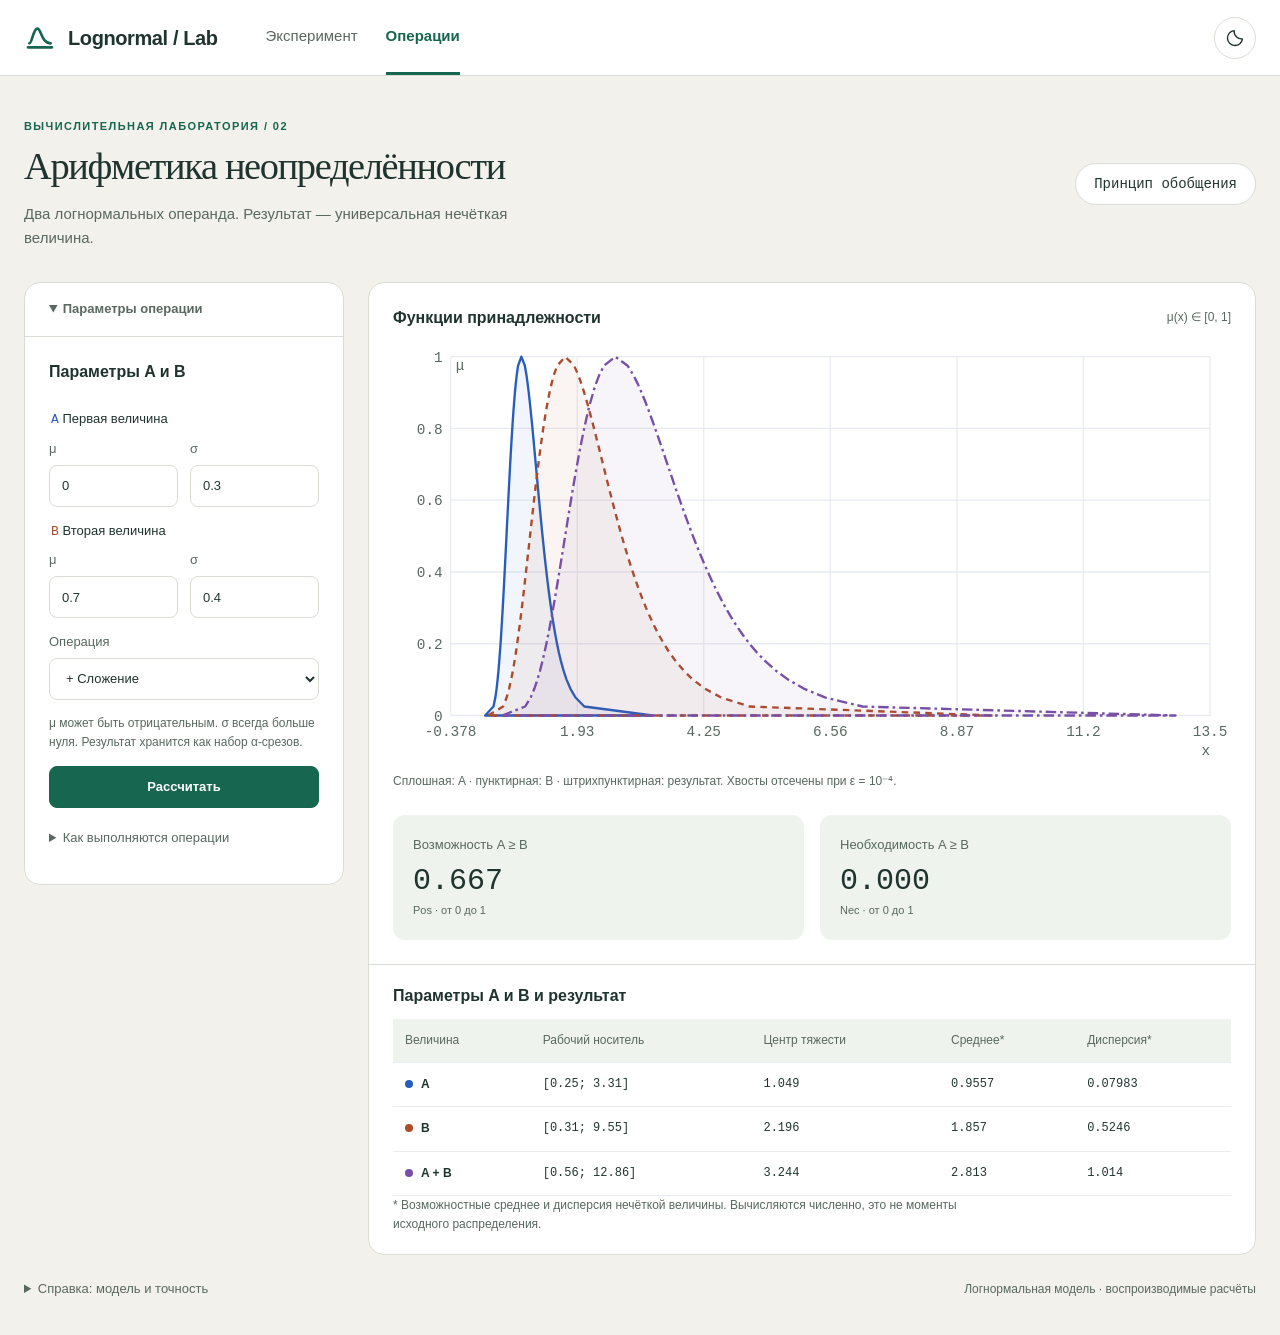
<file: docs/qa/refactor-arithmetic.html>
<!DOCTYPE html><html lang="ru" data-theme="light"><head><meta charset="utf-8"><meta name="viewport" content="width=device-width, initial-scale=1"><meta name="color-scheme" content="light dark"><title>Арифметика · Lognormal Lab</title><style>      .htmx-indicator{opacity:0}      .htmx-request .htmx-indicator{opacity:1; transition: opacity 200ms ease-in;}      .htmx-request.htmx-indicator{opacity:1; transition: opacity 200ms ease-in;}      </style><style>:root {
  --p-paper: #f3f1eb; --p-white: #ffffff; --p-ink: #20342f; --p-slate: #596860;
  --p-fog: #e9ecf1; --p-line: #d8ded5; --p-green: #17664f; --p-green-hover: #104c3b;
  --surface-page: var(--p-paper); --surface-panel: var(--p-white); --surface-input: #ffffff;
  --surface-soft: #eef3ed; --text-primary: var(--p-ink); --text-secondary: var(--p-slate);
  --border-default: var(--p-line); --grid-line: var(--p-fog); --action-primary: var(--p-green);
  --action-hover: var(--p-green-hover); --on-action: #ffffff; --focus-ring: #17664f;
  --error-text: #a12c32; --error-surface: #fff0ee; --success-text: #17664f; --success-surface: #edf5ee;
  --k0: #275ebc; --k1: #ac4b28; --k2: #7750a6; --k3: #25777b; --k4: #9c3560;
  --k5: #756014; --k6: #3f5d9c; --k7: #8c472f; --k8: #58672b; --k9: #615e6a;
  --font-body: -apple-system, BlinkMacSystemFont, "Segoe UI", sans-serif;
  --font-display: Georgia, "Times New Roman", serif;
  --font-mono: "SFMono-Regular", Consolas, "Liberation Mono", monospace;
  --text-xs: .6875rem; --text-sm: .75rem; --text-label: .8125rem; --text-base: .875rem;
  --text-md: 1rem; --text-lg: 1.125rem; --text-xl: 1.5rem; --text-stat: 2rem; --text-display: 2.75rem;
  --leading-body: 1.55; --leading-tight: 1.1; --tracking-label: .08em; --tracking-display: -.035em;
  --weight-regular: 400; --weight-medium: 500; --weight-semibold: 600;
  --space-0: 0; --space-1: .25rem; --space-2: .5rem; --space-3: .75rem; --space-4: 1rem;
  --space-5: 1.25rem; --space-6: 1.5rem; --space-8: 2rem; --space-10: 2.5rem; --space-12: 3rem;
  --radius-control: .25rem; --radius-panel: .25rem; --radius-pill: 5rem;
  --border-width: 1px; --focus-width: 2px; --focus-offset: 3px;
  --control-height: 2rem; --icon-size: 1.25rem; --logo-size: 2rem; --swatch-size: .5rem;
  --rail-width: 16rem; --page-max: 100rem; --alpha-input-width: 4.5rem; --data-max-height: 26rem;
  --plot-large-max: 30rem; --plot-compact-max: 28rem; --skip-offset: -8rem;
  --stroke-width: 1.8; --stroke-grid: 1; --chart-label-size: 11px; --chart-label-mobile-size: 22px; --chart-dash: 5 4; --chart-dot-dash: 8 3 2 3;
  --opacity-plot: .9; --opacity-fill: .08; --opacity-disabled: .5;
  --transition-fast: 140ms ease; --shadow-focus: 0 0 0 var(--focus-width) var(--focus-ring);
}
[data-theme="dark"] {
  color-scheme: dark;
  --surface-page: #15171b; --surface-panel: #1b1e24; --surface-input: #191c22;
  --surface-soft: #292e38; --text-primary: #e8ebf1; --text-secondary: #aeb7c7;
  --border-default: #536078; --grid-line: #303744; --action-primary: #8bd3b7;
  --action-hover: #b2e7d3; --on-action: #142e23; --focus-ring: #9cbcff;
  --error-text: #ffb5ad; --error-surface: #402725; --success-text: #beddb3; --success-surface: #243c2e;
  --k0: #a7d5b8; --k1: #edb084; --k2: #c5b2ec; --k3: #8fcad8; --k4: #e9a4c5;
  --k5: #d9c583; --k6: #a4bcec; --k7: #dcae9c; --k8: #bdcc8f; --k9: #c6c0d4;
}

:root { --header-height: 3.25rem; --plot-height: 26rem; --text-title: 1.125rem; --text-ui: .8125rem; --sidebar-bg: #f5f6f8; }
[data-theme="dark"] { --sidebar-bg: #191c22; }
* { box-sizing: border-box; }
[hidden] { display:none !important; }
body { margin:0; background:var(--surface-page); color:var(--text-primary); font:400 15px/1.6 var(--font-body); }
button,input,select { font:inherit; }
a { color:var(--action-primary); }
:focus-visible { outline:3px solid var(--focus-ring); outline-offset:3px; }
.app-header { display:flex; align-items:center; gap:3rem; min-height:76px; padding:0 max(24px,calc((100vw - 1360px)/2)); background:var(--surface-panel); border-bottom:1px solid var(--border-default); }
.brand { display:flex; align-items:center; gap:12px; text-decoration:none; color:var(--text-primary); font-weight:700; letter-spacing:-.02em; font-size:20px; white-space:nowrap; }
.brand svg { width:32px; height:32px; color:var(--action-primary); }
.app-header nav { display:flex; align-self:stretch; gap:28px; }
.app-header nav a { display:flex; align-items:center; text-decoration:none; color:var(--text-secondary); border-bottom:3px solid transparent; }
.app-header nav .on { color:var(--action-primary); border-color:var(--action-primary); font-weight:600; }
.header-actions { display:flex; align-items:center; gap:12px; margin-left:auto; }
.theme-button { width:42px; height:42px; border:1px solid var(--border-default); border-radius:50%; background:var(--surface-panel); color:var(--text-primary); cursor:pointer; display:grid; place-items:center; }
.theme-button svg { width:20px; height:20px; }
.page-heading { max-width:1408px; margin:0 auto; padding:42px 24px 32px; display:flex; align-items:center; justify-content:space-between; gap:20px; }
h1 { font-family:var(--font-display); font-size:clamp(27px,3vw,42px); line-height:1.15; font-weight:500; letter-spacing:-.035em; margin:8px 0 14px; }
h2 { font-size:16px; line-height:1.4; margin:0; font-weight:650; }
.eyebrow { margin:0; font-size:11px; letter-spacing:.13em; text-transform:uppercase; color:var(--action-primary); font-weight:700; }
.intro { margin:0; color:var(--text-secondary); max-width:65ch; }
.model-badge { padding:12px 18px; border:1px solid var(--border-default); border-radius:40px; font:14px var(--font-mono); white-space:nowrap; background:var(--surface-panel); }
.workspace { display:grid; grid-template-columns:320px minmax(0,1fr); gap:24px; max-width:1408px; padding:0 24px; margin:0 auto; align-items:start; }
.experiment-workspace { grid-template-columns:minmax(0,1fr); }
aside { min-width:0; }
.inspector { background:var(--surface-panel); border:1px solid var(--border-default); border-radius:16px; overflow:hidden; }
.inspector-title { padding:16px 24px; font-size:13px; font-weight:650; color:var(--text-secondary); border-bottom:1px solid var(--border-default); }
.inspector-content { padding:24px; }
.experiment-workspace .inspector-content { display:grid; grid-template-columns:minmax(0,1.6fr) minmax(0,1fr); gap:24px 40px; }
.panel { min-width:0; margin:0; }
form.panel { display:grid; gap:14px; }
.panel-heading { display:flex; align-items:center; justify-content:space-between; gap:12px; margin-bottom:12px; }
.panel-heading h2 { display:flex; gap:10px; align-items:center; }
.step-number { display:inline-grid; place-items:center; width:30px; height:30px; border-radius:9px; background:var(--surface-soft); color:var(--action-primary); font:600 12px var(--font-mono); flex-shrink:0; }
.control-panel { padding-left:32px; border-left:1px solid var(--border-default); align-content:start; }
label { display:grid; gap:5px; font-size:13px; color:var(--text-secondary); }
input,select { min-width:0; width:100%; height:42px; padding:8px 12px; border:1px solid var(--border-default); border-radius:8px; color:var(--text-primary); background:var(--surface-input); }
input:hover,select:hover { border-color:var(--text-secondary); }
input:user-invalid { border-color:var(--error-text); }
input[type=range] { padding:0; border:none; accent-color:var(--action-primary); }
.row { display:grid; grid-template-columns:minmax(0,1fr) minmax(0,1fr); gap:12px; }
.pair { display:grid; grid-template-columns:minmax(0,1fr) 84px; align-items:center; gap:16px; }
fieldset { min-width:0; margin:0; padding:0; border:0; }
legend { font-size:13px; margin-bottom:8px; }
legend span:not(.series-label) { color:var(--text-secondary); font-size:12px; margin-left:8px; }
.help { margin:0; font-size:12px; color:var(--text-secondary); max-width:85ch; }
.button { min-height:42px; padding:9px 16px; display:inline-flex; align-items:center; justify-content:center; border:1px solid var(--border-default); border-radius:8px; font-size:13px; font-weight:600; cursor:pointer; }
.primary { color:var(--on-action); background:var(--action-primary); border-color:var(--action-primary); }
.primary:hover { background:var(--action-hover); }
.secondary { color:var(--text-primary); background:var(--surface-panel); }
.secondary:hover { background:var(--surface-soft); }
button:disabled { opacity:.55; cursor:wait; }
summary { cursor:pointer; min-height:32px; font-size:13px; }
.parameter-details { border-top:1px solid var(--border-default); padding-top:12px; }
.parameter-content { display:grid; grid-template-columns:1fr 1fr; gap:16px; padding-top:12px; }
.parameter-content > .row { grid-column:1/-1; }
.file-panel { grid-column:1/-1; border-top:1px solid var(--border-default); padding-top:16px; }
.file-panel form { display:grid; grid-template-columns:1fr 1fr 1fr; gap:16px; align-items:end; padding-top:12px; }
.model-note { margin-top:20px; font-size:13px; color:var(--text-secondary); }
.results { min-width:0; border:1px solid var(--border-default); border-radius:16px; overflow:hidden; background:var(--surface-panel); }
.summary-strip { display:flex; align-items:center; flex-wrap:wrap; gap:20px 36px; padding:20px 24px; background:var(--surface-soft); border-bottom:1px solid var(--border-default); }
.summary-strip > div { display:flex; align-items:baseline; gap:10px; }
.summary-strip span { font-size:12px; color:var(--text-secondary); }
.summary-strip strong { font:500 16px var(--font-mono); }
.result-heading { display:flex; gap:12px; align-items:center; padding:24px; }
.result-heading .help { margin-top:4px; }
.preview-grid { display:grid; grid-template-columns:1fr 1fr; }
.preview-grid > figure+figure { border-left:1px solid var(--border-default); }
figure { margin:0; }
.main-plot { padding:24px; }
svg[role=img] { display:block; width:100%; height:auto; min-width:0; }
figcaption { font-size:12px; color:var(--text-secondary); margin-top:12px; }
.plot-workspace { padding:0 24px 24px; }
.plot-toolbar { display:flex; justify-content:space-between; align-items:center; gap:12px; border-bottom:1px solid var(--border-default); margin-bottom:20px; }
.plot-tabs { display:flex; gap:8px; }
.plot-tabs button { border:0; border-bottom:3px solid transparent; padding:12px 16px; color:var(--text-secondary); background:transparent; font-size:13px; cursor:pointer; }
.plot-tabs [aria-selected=true] { color:var(--action-primary); border-color:var(--action-primary); background:var(--surface-soft); }
.small-label { font-size:12px; color:var(--text-secondary); }
.grid { stroke:var(--grid-line); stroke-width:1; }
.diag { stroke:var(--text-secondary); stroke-dasharray:5 4; }
.tick,.axis { fill:var(--text-secondary); font-size:11px; font-family:var(--font-mono); }
.bar,.dot { fill:currentColor; opacity:.85; }
.dot.medoid { stroke:var(--text-primary); stroke-width:2; }
.bar:hover,.dot:hover { opacity:1; stroke:var(--text-primary); }
.poly { fill:currentColor; fill-opacity:.06; stroke:currentColor; stroke-width:1.8; stroke-linejoin:round; }
.poly.k1 { stroke-dasharray:5 4; }
.poly.k2 { stroke-dasharray:8 3 2 3; }
.k0 { color:var(--k0); } .k1 { color:var(--k1); } .k2 { color:var(--k2); } .k3 { color:var(--k3); } .k4 { color:var(--k4); } .k5 { color:var(--k5); } .k6 { color:var(--k6); } .k7 { color:var(--k7); } .k8 { color:var(--k8); } .k9 { color:var(--k9); }
.swatch { display:inline-block; width:8px; height:8px; border-radius:50%; margin-right:8px; background:currentColor; }
.series-label,.mono { font-family:var(--font-mono); }
.table-panel,.data-panel { padding:20px 24px; border-top:1px solid var(--border-default); }
.table-scroll { overflow-x:auto; max-width:100%; }
.data-scroll { max-height:420px; margin-top:16px; }
table { width:100%; border-collapse:collapse; font-size:12px; font-variant-numeric:tabular-nums; }
th,td { padding:12px; border-bottom:1px solid var(--grid-line); text-align:left; }
thead th { background:var(--surface-soft); color:var(--text-secondary); font-weight:500; white-space:nowrap; }
tbody th { white-space:nowrap; }
tbody tr:hover { background:var(--surface-soft); }
.data-panel summary { display:flex; align-items:center; gap:12px; }
.data-panel summary::before { content:"+"; color:var(--action-primary); }
.data-panel[open] summary::before { content:"−"; }
.data-panel .small-label { margin-left:auto; }
.comparison-grid { display:grid; grid-template-columns:1fr 1fr; gap:16px; padding:0 24px 24px; }
.metric { padding:20px; background:var(--surface-soft); border-radius:12px; }
.metric p { margin:0 0 8px; color:var(--text-secondary); font-size:13px; }
.metric strong { font:500 30px var(--font-mono); }
.metric > span { display:block; font-size:11px; color:var(--text-secondary); margin-top:4px; }
.error,.note { margin:16px; padding:14px 18px; border:1px solid currentColor; border-radius:8px; font-size:13px; }
.error { color:var(--error-text); background:var(--error-surface); }
.note { color:var(--success-text); background:var(--success-surface); }
.empty-state { padding:32px; }
.app-footer { max-width:1408px; margin:0 auto; padding:24px; display:flex; justify-content:space-between; align-items:baseline; gap:20px; font-size:12px; color:var(--text-secondary); }
.formula-note { max-width:85ch; }
.htmx-indicator { visibility:hidden; color:var(--text-secondary); font-size:12px; }
.htmx-request.htmx-indicator { visibility:visible; }
.sr-only { position:absolute; width:1px; height:1px; overflow:hidden; clip-path:inset(50%); white-space:nowrap; }
.skip-link { position:absolute; top:-100px; left:16px; background:var(--surface-panel); padding:12px; z-index:10; }
.skip-link:focus { top:12px; }
@media(max-width:1000px) {
 .workspace { grid-template-columns:minmax(0,1fr); }
 .workspace:not(.experiment-workspace) .inspector-content { display:grid; grid-template-columns:1.5fr 1fr; gap:24px; }
 .app-header { gap:24px; }
}
@media(max-width:700px) {
 .app-header { flex-wrap:wrap; padding:16px; gap:12px; }
 .app-header nav { order:3; width:100%; gap:24px; }
 .app-header nav a { padding:8px 0; }
 .brand { font-size:18px; }
 .page-heading { padding:28px 16px 24px; flex-wrap:wrap; }
 .model-badge { font-size:12px; padding:8px 12px; }
 .workspace { padding:0 12px; gap:16px; }
 .experiment-workspace .inspector-content,.workspace:not(.experiment-workspace) .inspector-content { display:grid; grid-template-columns:minmax(0,1fr); gap:24px; padding:20px; }
 .control-panel { border-left:0; padding-left:0; padding-top:24px; border-top:1px solid var(--border-default); }
 .file-panel form,.preview-grid { grid-template-columns:minmax(0,1fr); }
 .preview-grid > figure+figure { border-left:0; border-top:1px solid var(--border-default); }
 .parameter-content { grid-template-columns:1fr; }
 .summary-strip { padding:16px; gap:12px 20px; }
 .summary-strip strong { font-size:13px; }
 .main-plot,.table-panel,.data-panel,.result-heading { padding:20px 16px; }
 .plot-workspace { padding:0 16px 20px; }
 .plot-toolbar > .small-label { display:none; }
 .plot-tabs button { padding:12px 8px; }
 .comparison-grid { gap:10px; padding:0 16px 20px; }
 .metric { padding:14px; }
 .metric strong { font-size:24px; }
 .tick,.axis { font-size:18px; }
 .app-footer { flex-wrap:wrap; padding:20px 16px; }
 #progress { display:none; }
}
@media(prefers-reduced-motion:reduce) { *,*::before,*::after { transition:none !important; animation:none !important; scroll-behavior:auto !important; } }
</style></head>
<body hx-target="#opsview">
<a class="skip-link" href="#main">К содержимому</a><header class="app-header"><a class="brand" href="/" aria-label="Lognormal Lab, главная"><svg viewBox="0 0 24 24" fill="none" aria-hidden="true"><path d="M3 19h18M4 16c2 0 3-11 6-11s3 11 10 11" stroke="currentColor" stroke-width="2" stroke-linecap="round"></path></svg><span><span>Lognormal / Lab</span></span></a><nav aria-label="Разделы лаборатории"><a href="/">Эксперимент</a><a href="/ops" class="on" aria-current="page">Операции</a></nav><div class="header-actions"><span id="progress" class="htmx-indicator" role="status">Вычисляем…</span><button type="button" id="theme-toggle" class="theme-button" aria-label="Тёмная тема" aria-pressed="false"><svg viewBox="0 0 24 24" fill="none" aria-hidden="true"><path d="M20.9 13A9 9 0 0 1 11 3.1 9 9 0 1 0 20.9 13Z" stroke="currentColor" stroke-width="1.7" stroke-linejoin="round"></path></svg></button></div></header>
<div class="page-heading"><div><p class="eyebrow">Вычислительная лаборатория / 02</p><h1>Арифметика неопределённости</h1><p class="intro">Два логнормальных операнда. Результат — универсальная нечёткая величина.</p></div><span class="model-badge">Принцип обобщения</span></div>
<main id="main" class="workspace">
<aside aria-label="Параметры арифметики"><details class="inspector" open=""><summary class="inspector-title">Параметры операции</summary><div class="inspector-content"><form id="ops-form" class="panel" hx-get="/ops/calc" hx-trigger="submit" hx-sync="this:replace" hx-indicator="#progress">
<div class="panel-heading"><h2>Параметры A и B</h2></div>
<fieldset><legend><span class="series-label k0">A</span> Первая величина</legend><div class="row"><label>μ<input type="number" name="mu1" step="any" value="0" required="" style=""></label><label>σ<input type="number" name="sigma1" step="any" min="0" value="0.3" required="" style=""></label></div></fieldset>
<fieldset><legend><span class="series-label k1">B</span> Вторая величина</legend><div class="row"><label>μ<input type="number" name="mu2" step="any" value="0.7" required="" style=""></label><label>σ<input type="number" name="sigma2" step="any" min="0" value="0.4" required="" style=""></label></div></fieldset>
<label>Операция<select name="op"><option value="add" selected="">+ Сложение</option><option value="sub">− Вычитание</option><option value="mul">× Умножение</option><option value="div">÷ Деление</option></select></label>
<p class="help">μ может быть отрицательным. σ всегда больше нуля. Результат хранится как набор α-срезов.</p>
<button class="button primary" type="submit">Рассчитать</button>
</form><details class="model-note"><summary>Как выполняются операции</summary><p>Арифметика выполняется над α-срезами. Результат может иметь другую форму, чем исходные величины.</p><p>Pos: возможность A ≥ B. Nec: необходимость A ≥ B.</p></details></div></details></aside>
<section id="opsview" class="results" aria-label="Результат операции" aria-live="polite">


<figure class="panel plot-panel main-plot"><div class="panel-heading"><div><h2>Функции принадлежности</h2></div><span class="small-label">μ(x) ∈ [0, 1]</span></div><svg viewBox="0 0 640 320" role="img" aria-label="Функции принадлежности A, B и результата операции">
  <line class="grid" x1="44.0" x2="44.0" y1="12.0" y2="286.0"></line>
  <text class="tick" x="44.0" y="286.0" dy="16" text-anchor="middle">-0.378</text><line class="grid" x1="140.7" x2="140.7" y1="12.0" y2="286.0"></line>
  <text class="tick" x="140.7" y="286.0" dy="16" text-anchor="middle">1.93</text><line class="grid" x1="237.3" x2="237.3" y1="12.0" y2="286.0"></line>
  <text class="tick" x="237.3" y="286.0" dy="16" text-anchor="middle">4.25</text><line class="grid" x1="334.0" x2="334.0" y1="12.0" y2="286.0"></line>
  <text class="tick" x="334.0" y="286.0" dy="16" text-anchor="middle">6.56</text><line class="grid" x1="430.7" x2="430.7" y1="12.0" y2="286.0"></line>
  <text class="tick" x="430.7" y="286.0" dy="16" text-anchor="middle">8.87</text><line class="grid" x1="527.3" x2="527.3" y1="12.0" y2="286.0"></line>
  <text class="tick" x="527.3" y="286.0" dy="16" text-anchor="middle">11.2</text><line class="grid" x1="624.0" x2="624.0" y1="12.0" y2="286.0"></line>
  <text class="tick" x="624.0" y="286.0" dy="16" text-anchor="middle">13.5</text>
  <line class="grid" x1="44.0" x2="624.0" y1="286.0" y2="286.0"></line>
  <text class="tick" x="44.0" y="286.0" dx="-6" dy="4" text-anchor="end">0</text><line class="grid" x1="44.0" x2="624.0" y1="231.2" y2="231.2"></line>
  <text class="tick" x="44.0" y="231.2" dx="-6" dy="4" text-anchor="end">0.2</text><line class="grid" x1="44.0" x2="624.0" y1="176.4" y2="176.4"></line>
  <text class="tick" x="44.0" y="176.4" dx="-6" dy="4" text-anchor="end">0.4</text><line class="grid" x1="44.0" x2="624.0" y1="121.6" y2="121.6"></line>
  <text class="tick" x="44.0" y="121.6" dx="-6" dy="4" text-anchor="end">0.6</text><line class="grid" x1="44.0" x2="624.0" y1="66.8" y2="66.8"></line>
  <text class="tick" x="44.0" y="66.8" dx="-6" dy="4" text-anchor="end">0.8</text><line class="grid" x1="44.0" x2="624.0" y1="12.0" y2="12.0"></line>
  <text class="tick" x="44.0" y="12.0" dx="-6" dy="4" text-anchor="end">1</text>
  
  <polygon class="poly k0" points="70.36,286.00 76.74,279.15 78.16,272.30 79.13,265.45 79.89,258.60 80.55,251.75 81.12,244.90 81.64,238.05 82.13,231.20 82.58,224.35 83.01,217.50 83.42,210.65 83.81,203.80 84.19,196.95 84.56,190.10 84.92,183.25 85.28,176.40 85.63,169.55 85.97,162.70 86.32,155.85 86.66,149.00 87.00,142.15 87.34,135.30 87.69,128.45 88.04,121.60 88.39,114.75 88.74,107.90 89.11,101.05 89.48,94.20 89.86,87.35 90.25,80.50 90.66,73.65 91.09,66.80 91.54,59.95 92.02,53.10 92.54,46.25 93.11,39.40 93.76,32.55 94.53,25.70 95.53,18.85 98.03,12.00 100.70,18.85 101.88,25.70 102.83,32.55 103.67,39.40 104.44,46.25 105.16,53.10 105.84,59.95 106.51,66.80 107.16,73.65 107.79,80.50 108.42,87.35 109.05,94.20 109.67,101.05 110.30,107.90 110.93,114.75 111.56,121.60 112.21,128.45 112.86,135.30 113.53,142.15 114.21,149.00 114.92,155.85 115.64,162.70 116.39,169.55 117.17,176.40 117.98,183.25 118.83,190.10 119.73,196.95 120.68,203.80 121.69,210.65 122.78,217.50 123.97,224.35 125.27,231.20 126.71,238.05 128.35,244.90 130.26,251.75 132.55,258.60 135.44,265.45 139.43,272.30 146.09,279.15 198.29,286.00 "><title>A</title></polygon><polygon class="poly k1" points="72.71,286.00 84.04,279.15 86.78,272.30 88.69,265.45 90.23,258.60 91.56,251.75 92.74,244.90 93.82,238.05 94.83,231.20 95.77,224.35 96.68,217.50 97.55,210.65 98.39,203.80 99.21,196.95 100.01,190.10 100.79,183.25 101.57,176.40 102.33,169.55 103.10,162.70 103.86,155.85 104.62,149.00 105.38,142.15 106.15,135.30 106.92,128.45 107.70,121.60 108.50,114.75 109.31,107.90 110.14,101.05 110.99,94.20 111.87,87.35 112.79,80.50 113.74,73.65 114.74,66.80 115.80,59.95 116.93,53.10 118.16,46.25 119.53,39.40 121.08,32.55 122.93,25.70 125.39,18.85 131.56,12.00 138.32,18.85 141.37,25.70 143.84,32.55 146.02,39.40 148.03,46.25 149.94,53.10 151.76,59.95 153.54,66.80 155.27,73.65 156.99,80.50 158.69,87.35 160.39,94.20 162.10,101.05 163.81,107.90 165.55,114.75 167.30,121.60 169.09,128.45 170.92,135.30 172.79,142.15 174.71,149.00 176.70,155.85 178.75,162.70 180.88,169.55 183.11,176.40 185.44,183.25 187.90,190.10 190.50,196.95 193.27,203.80 196.24,210.65 199.46,217.50 202.97,224.35 206.85,231.20 211.20,238.05 216.17,244.90 221.99,251.75 229.05,258.60 238.09,265.45 250.74,272.30 272.33,279.15 459.17,286.00 "><title>B</title></polygon><polygon class="poly k2" points="83.25,286.00 100.96,279.15 105.12,272.30 108.00,265.45 110.31,258.60 112.28,251.75 114.04,244.90 115.64,238.05 117.13,231.20 118.53,224.35 119.87,217.50 121.14,210.65 122.38,203.80 123.58,196.95 124.75,190.10 125.89,183.25 127.02,176.40 128.14,169.55 129.25,162.70 130.35,155.85 131.46,149.00 132.56,142.15 133.67,135.30 134.79,128.45 135.92,121.60 137.07,114.75 138.23,107.90 139.43,101.05 140.65,94.20 141.91,87.35 143.22,80.50 144.58,73.65 146.01,66.80 147.52,59.95 149.14,53.10 150.89,46.25 152.82,39.40 155.02,32.55 157.64,25.70 161.10,18.85 169.77,12.00 179.19,18.85 183.43,25.70 186.85,32.55 189.87,39.40 192.65,46.25 195.27,53.10 197.78,59.95 200.22,66.80 202.61,73.65 204.96,80.50 207.29,87.35 209.62,94.20 211.95,101.05 214.29,107.90 216.65,114.75 219.05,121.60 221.48,128.45 223.96,135.30 226.50,142.15 229.11,149.00 231.79,155.85 234.57,162.70 237.45,169.55 240.45,176.40 243.60,183.25 246.91,190.10 250.40,196.95 254.13,203.80 258.11,210.65 262.42,217.50 267.11,224.35 272.29,231.20 278.09,238.05 284.70,244.90 292.43,251.75 301.78,258.60 313.71,265.45 330.35,272.30 358.60,279.15 597.64,286.00 "><title>A + B</title></polygon>
  
  
  <text class="axis" x="624.0" y="286.0" dy="30" text-anchor="end">x</text>
  <text class="axis" x="44.0" y="12.0" dx="4" dy="10">μ</text>
</svg><figcaption>Сплошная: A · пунктирная: B · штрихпунктирная: результат. Хвосты отсечены при ε = 10⁻⁴.</figcaption></figure>
<div class="comparison-grid"><article class="panel metric"><p>Возможность A ≥ B</p><strong>0.667</strong><span>Pos · от 0 до 1</span></article><article class="panel metric"><p>Необходимость A ≥ B</p><strong>0.000</strong><span>Nec · от 0 до 1</span></article></div>
<section class="panel table-panel"><div class="panel-heading"><div><h2>Параметры A и B и результат</h2></div></div><div class="table-scroll"><table><caption class="sr-only">Носители и характеристики нечётких величин</caption><thead><tr><th scope="col">Величина</th><th scope="col">Рабочий носитель</th><th scope="col">Центр тяжести</th><th scope="col">Среднее*</th><th scope="col">Дисперсия*</th></tr></thead><tbody><tr><th scope="row"><i class="swatch k0" aria-hidden="true"></i>A</th><td class="mono">[0.25; 3.31]</td><td class="mono">1.049</td><td class="mono">0.9557</td><td class="mono">0.07983</td></tr><tr><th scope="row"><i class="swatch k1" aria-hidden="true"></i>B</th><td class="mono">[0.31; 9.55]</td><td class="mono">2.196</td><td class="mono">1.857</td><td class="mono">0.5246</td></tr><tr><th scope="row"><i class="swatch k2" aria-hidden="true"></i>A + B</th><td class="mono">[0.56; 12.86]</td><td class="mono">3.244</td><td class="mono">2.813</td><td class="mono">1.014</td></tr></tbody></table></div><p class="help">* Возможностные среднее и дисперсия нечёткой величины. Вычисляются численно, это не моменты исходного распределения.</p></section>
</section>
</main><footer class="app-footer"><details><summary>Справка: модель и точность</summary><div class="formula-note"><p>Логнормальная плотность нормирована по максимуму: g(x) = exp(−(ln x − μ + σ²)² / (2σ²)), x &gt; 0. Для конечного носителя используем μ̃(x) = max(0, (g(x) − ε)/(1 − ε)), ε = 10⁻⁴.</p><p>α-срез: [exp(μ − σ² − σ√(−2 ln β)), exp(μ − σ² + σ√(−2 ln β))], β = ε + (1 − ε)α. При α = 1 остаётся мода exp(μ − σ²).</p><p>Арифметика и интегральные характеристики используют 200 шагов по α. ε задаёт уровень относительной плотности, а не вероятность хвоста. Сумма и разность обычно не являются логнормальными величинами.</p></div></details><span>Логнормальная модель · воспроизводимые расчёты</span></footer></body></html>
</file>
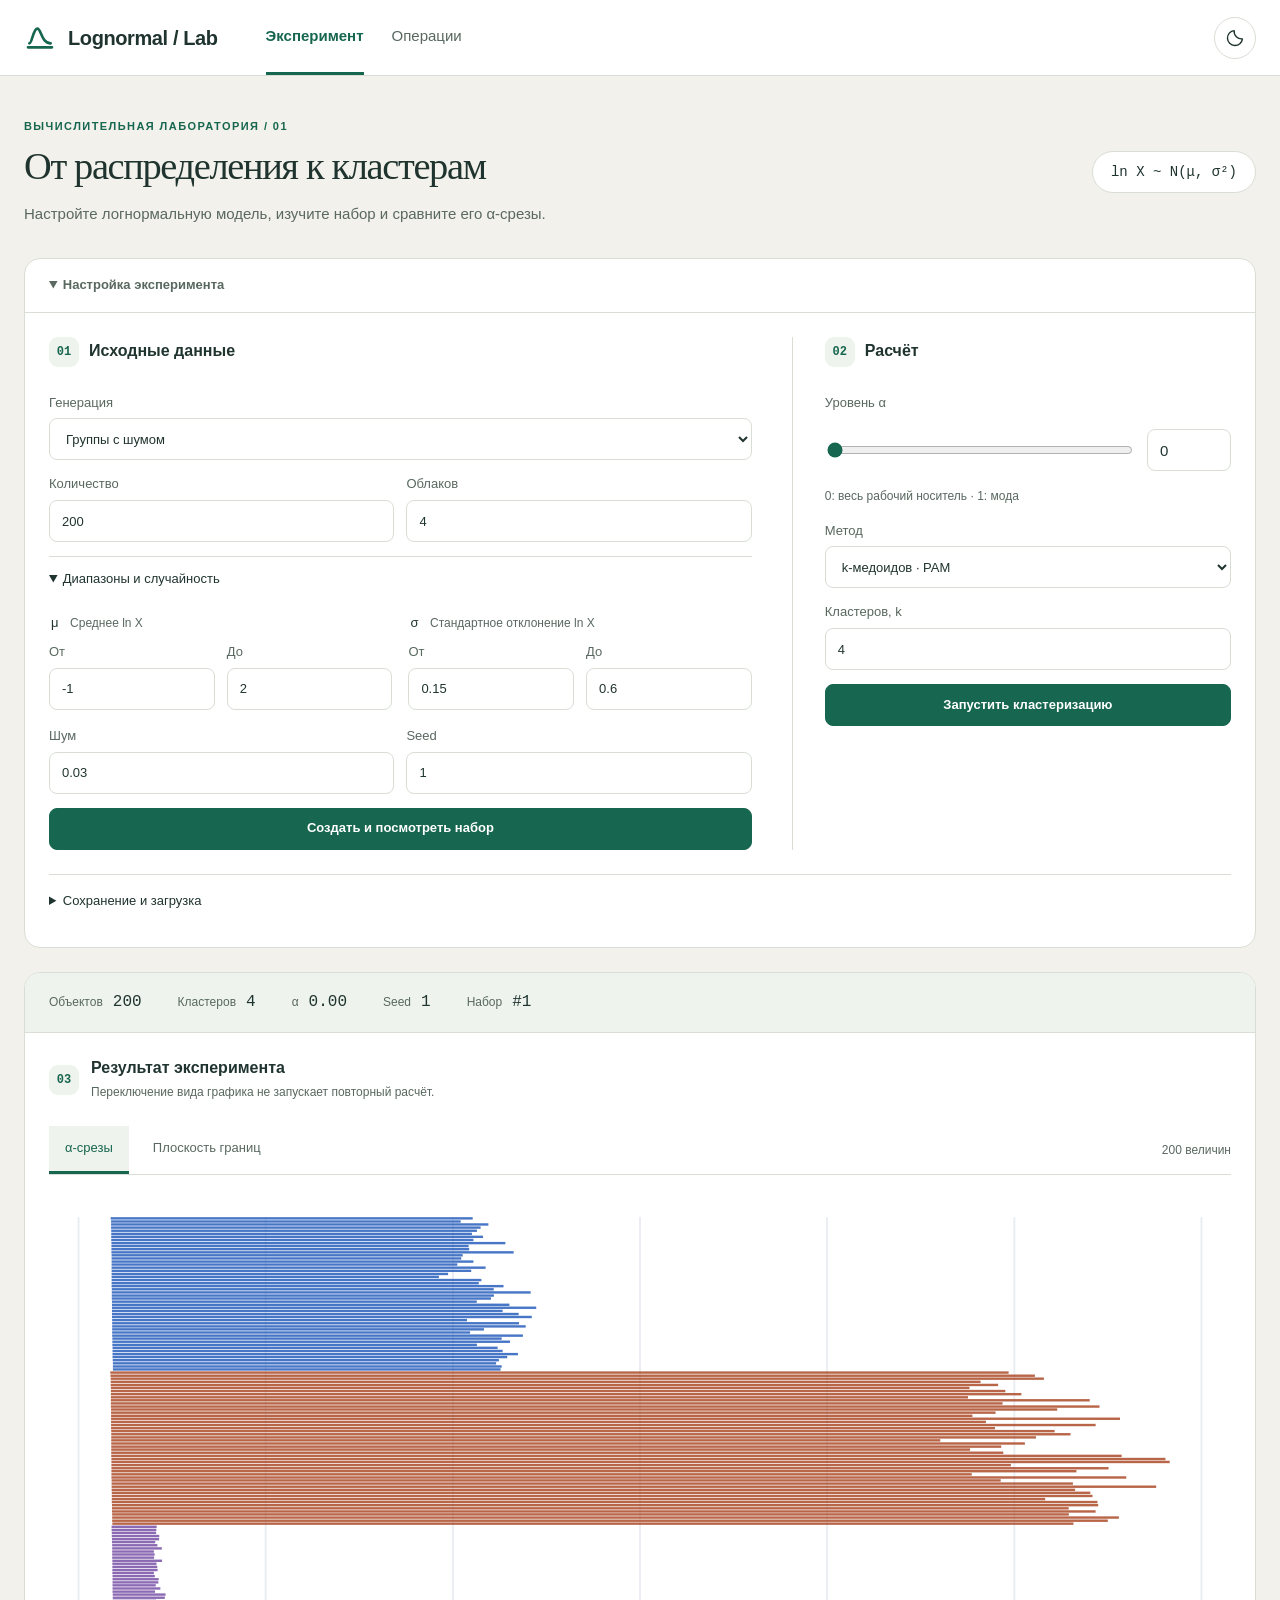
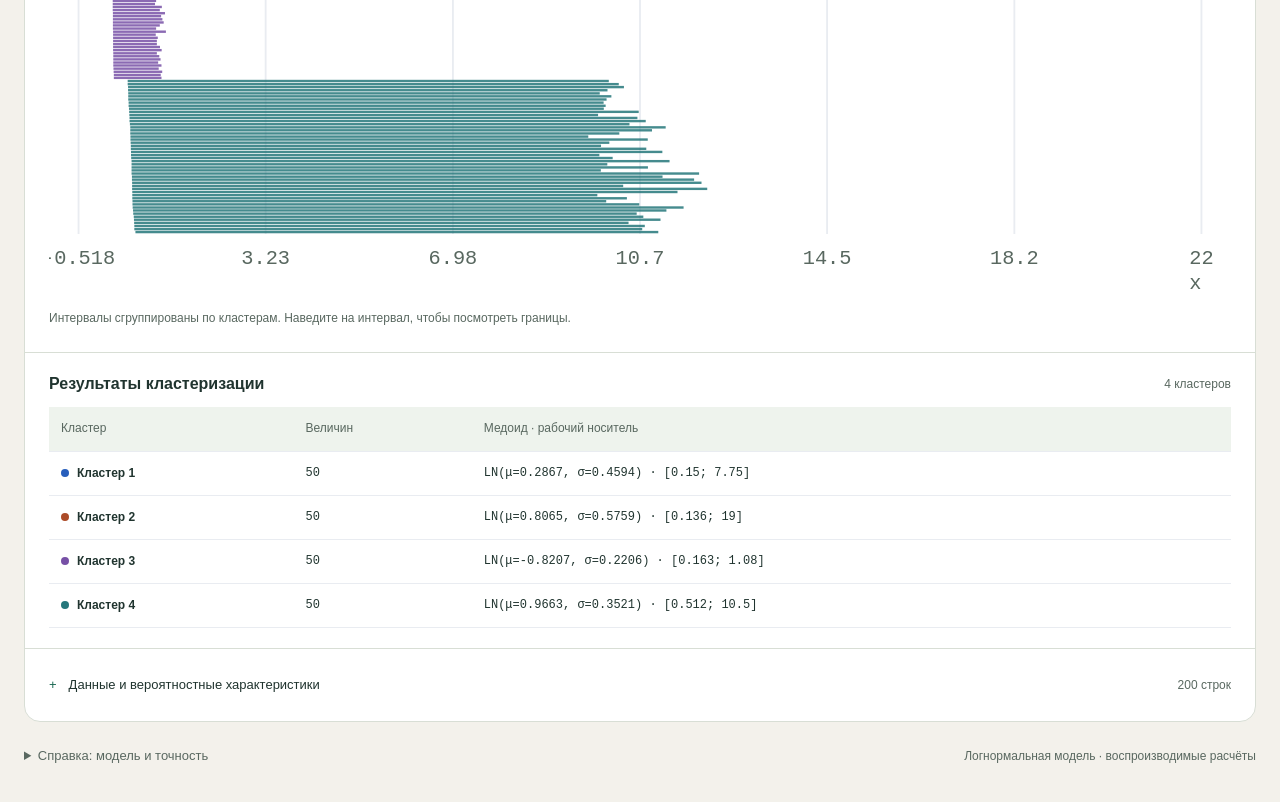
<file: docs/qa/refactor-clustering.html>
<!DOCTYPE html><html lang="ru" data-theme="light"><head><meta charset="utf-8"><meta name="viewport" content="width=device-width, initial-scale=1"><meta name="color-scheme" content="light dark"><title>Эксперимент · Lognormal Lab</title><style>      .htmx-indicator{opacity:0}      .htmx-request .htmx-indicator{opacity:1; transition: opacity 200ms ease-in;}      .htmx-request.htmx-indicator{opacity:1; transition: opacity 200ms ease-in;}      </style><style>:root {
  --p-paper: #f3f1eb; --p-white: #ffffff; --p-ink: #20342f; --p-slate: #596860;
  --p-fog: #e9ecf1; --p-line: #d8ded5; --p-green: #17664f; --p-green-hover: #104c3b;
  --surface-page: var(--p-paper); --surface-panel: var(--p-white); --surface-input: #ffffff;
  --surface-soft: #eef3ed; --text-primary: var(--p-ink); --text-secondary: var(--p-slate);
  --border-default: var(--p-line); --grid-line: var(--p-fog); --action-primary: var(--p-green);
  --action-hover: var(--p-green-hover); --on-action: #ffffff; --focus-ring: #17664f;
  --error-text: #a12c32; --error-surface: #fff0ee; --success-text: #17664f; --success-surface: #edf5ee;
  --k0: #275ebc; --k1: #ac4b28; --k2: #7750a6; --k3: #25777b; --k4: #9c3560;
  --k5: #756014; --k6: #3f5d9c; --k7: #8c472f; --k8: #58672b; --k9: #615e6a;
  --font-body: -apple-system, BlinkMacSystemFont, "Segoe UI", sans-serif;
  --font-display: Georgia, "Times New Roman", serif;
  --font-mono: "SFMono-Regular", Consolas, "Liberation Mono", monospace;
  --text-xs: .6875rem; --text-sm: .75rem; --text-label: .8125rem; --text-base: .875rem;
  --text-md: 1rem; --text-lg: 1.125rem; --text-xl: 1.5rem; --text-stat: 2rem; --text-display: 2.75rem;
  --leading-body: 1.55; --leading-tight: 1.1; --tracking-label: .08em; --tracking-display: -.035em;
  --weight-regular: 400; --weight-medium: 500; --weight-semibold: 600;
  --space-0: 0; --space-1: .25rem; --space-2: .5rem; --space-3: .75rem; --space-4: 1rem;
  --space-5: 1.25rem; --space-6: 1.5rem; --space-8: 2rem; --space-10: 2.5rem; --space-12: 3rem;
  --radius-control: .25rem; --radius-panel: .25rem; --radius-pill: 5rem;
  --border-width: 1px; --focus-width: 2px; --focus-offset: 3px;
  --control-height: 2rem; --icon-size: 1.25rem; --logo-size: 2rem; --swatch-size: .5rem;
  --rail-width: 16rem; --page-max: 100rem; --alpha-input-width: 4.5rem; --data-max-height: 26rem;
  --plot-large-max: 30rem; --plot-compact-max: 28rem; --skip-offset: -8rem;
  --stroke-width: 1.8; --stroke-grid: 1; --chart-label-size: 11px; --chart-label-mobile-size: 22px; --chart-dash: 5 4; --chart-dot-dash: 8 3 2 3;
  --opacity-plot: .9; --opacity-fill: .08; --opacity-disabled: .5;
  --transition-fast: 140ms ease; --shadow-focus: 0 0 0 var(--focus-width) var(--focus-ring);
}
[data-theme="dark"] {
  color-scheme: dark;
  --surface-page: #15171b; --surface-panel: #1b1e24; --surface-input: #191c22;
  --surface-soft: #292e38; --text-primary: #e8ebf1; --text-secondary: #aeb7c7;
  --border-default: #536078; --grid-line: #303744; --action-primary: #8bd3b7;
  --action-hover: #b2e7d3; --on-action: #142e23; --focus-ring: #9cbcff;
  --error-text: #ffb5ad; --error-surface: #402725; --success-text: #beddb3; --success-surface: #243c2e;
  --k0: #a7d5b8; --k1: #edb084; --k2: #c5b2ec; --k3: #8fcad8; --k4: #e9a4c5;
  --k5: #d9c583; --k6: #a4bcec; --k7: #dcae9c; --k8: #bdcc8f; --k9: #c6c0d4;
}

:root { --header-height: 3.25rem; --plot-height: 26rem; --text-title: 1.125rem; --text-ui: .8125rem; --sidebar-bg: #f5f6f8; }
[data-theme="dark"] { --sidebar-bg: #191c22; }
* { box-sizing: border-box; }
[hidden] { display:none !important; }
body { margin:0; background:var(--surface-page); color:var(--text-primary); font:400 15px/1.6 var(--font-body); }
button,input,select { font:inherit; }
a { color:var(--action-primary); }
:focus-visible { outline:3px solid var(--focus-ring); outline-offset:3px; }
.app-header { display:flex; align-items:center; gap:3rem; min-height:76px; padding:0 max(24px,calc((100vw - 1360px)/2)); background:var(--surface-panel); border-bottom:1px solid var(--border-default); }
.brand { display:flex; align-items:center; gap:12px; text-decoration:none; color:var(--text-primary); font-weight:700; letter-spacing:-.02em; font-size:20px; white-space:nowrap; }
.brand svg { width:32px; height:32px; color:var(--action-primary); }
.app-header nav { display:flex; align-self:stretch; gap:28px; }
.app-header nav a { display:flex; align-items:center; text-decoration:none; color:var(--text-secondary); border-bottom:3px solid transparent; }
.app-header nav .on { color:var(--action-primary); border-color:var(--action-primary); font-weight:600; }
.header-actions { display:flex; align-items:center; gap:12px; margin-left:auto; }
.theme-button { width:42px; height:42px; border:1px solid var(--border-default); border-radius:50%; background:var(--surface-panel); color:var(--text-primary); cursor:pointer; display:grid; place-items:center; }
.theme-button svg { width:20px; height:20px; }
.page-heading { max-width:1408px; margin:0 auto; padding:42px 24px 32px; display:flex; align-items:center; justify-content:space-between; gap:20px; }
h1 { font-family:var(--font-display); font-size:clamp(27px,3vw,42px); line-height:1.15; font-weight:500; letter-spacing:-.035em; margin:8px 0 14px; }
h2 { font-size:16px; line-height:1.4; margin:0; font-weight:650; }
.eyebrow { margin:0; font-size:11px; letter-spacing:.13em; text-transform:uppercase; color:var(--action-primary); font-weight:700; }
.intro { margin:0; color:var(--text-secondary); max-width:65ch; }
.model-badge { padding:12px 18px; border:1px solid var(--border-default); border-radius:40px; font:14px var(--font-mono); white-space:nowrap; background:var(--surface-panel); }
.workspace { display:grid; grid-template-columns:320px minmax(0,1fr); gap:24px; max-width:1408px; padding:0 24px; margin:0 auto; align-items:start; }
.experiment-workspace { grid-template-columns:minmax(0,1fr); }
aside { min-width:0; }
.inspector { background:var(--surface-panel); border:1px solid var(--border-default); border-radius:16px; overflow:hidden; }
.inspector-title { padding:16px 24px; font-size:13px; font-weight:650; color:var(--text-secondary); border-bottom:1px solid var(--border-default); }
.inspector-content { padding:24px; }
.experiment-workspace .inspector-content { display:grid; grid-template-columns:minmax(0,1.6fr) minmax(0,1fr); gap:24px 40px; }
.panel { min-width:0; margin:0; }
form.panel { display:grid; gap:14px; }
.panel-heading { display:flex; align-items:center; justify-content:space-between; gap:12px; margin-bottom:12px; }
.panel-heading h2 { display:flex; gap:10px; align-items:center; }
.step-number { display:inline-grid; place-items:center; width:30px; height:30px; border-radius:9px; background:var(--surface-soft); color:var(--action-primary); font:600 12px var(--font-mono); flex-shrink:0; }
.control-panel { padding-left:32px; border-left:1px solid var(--border-default); align-content:start; }
label { display:grid; gap:5px; font-size:13px; color:var(--text-secondary); }
input,select { min-width:0; width:100%; height:42px; padding:8px 12px; border:1px solid var(--border-default); border-radius:8px; color:var(--text-primary); background:var(--surface-input); }
input:hover,select:hover { border-color:var(--text-secondary); }
input:user-invalid { border-color:var(--error-text); }
input[type=range] { padding:0; border:none; accent-color:var(--action-primary); }
.row { display:grid; grid-template-columns:minmax(0,1fr) minmax(0,1fr); gap:12px; }
.pair { display:grid; grid-template-columns:minmax(0,1fr) 84px; align-items:center; gap:16px; }
fieldset { min-width:0; margin:0; padding:0; border:0; }
legend { font-size:13px; margin-bottom:8px; }
legend span:not(.series-label) { color:var(--text-secondary); font-size:12px; margin-left:8px; }
.help { margin:0; font-size:12px; color:var(--text-secondary); max-width:85ch; }
.button { min-height:42px; padding:9px 16px; display:inline-flex; align-items:center; justify-content:center; border:1px solid var(--border-default); border-radius:8px; font-size:13px; font-weight:600; cursor:pointer; }
.primary { color:var(--on-action); background:var(--action-primary); border-color:var(--action-primary); }
.primary:hover { background:var(--action-hover); }
.secondary { color:var(--text-primary); background:var(--surface-panel); }
.secondary:hover { background:var(--surface-soft); }
button:disabled { opacity:.55; cursor:wait; }
summary { cursor:pointer; min-height:32px; font-size:13px; }
.parameter-details { border-top:1px solid var(--border-default); padding-top:12px; }
.parameter-content { display:grid; grid-template-columns:1fr 1fr; gap:16px; padding-top:12px; }
.parameter-content > .row { grid-column:1/-1; }
.file-panel { grid-column:1/-1; border-top:1px solid var(--border-default); padding-top:16px; }
.file-panel form { display:grid; grid-template-columns:1fr 1fr 1fr; gap:16px; align-items:end; padding-top:12px; }
.model-note { margin-top:20px; font-size:13px; color:var(--text-secondary); }
.results { min-width:0; border:1px solid var(--border-default); border-radius:16px; overflow:hidden; background:var(--surface-panel); }
.summary-strip { display:flex; align-items:center; flex-wrap:wrap; gap:20px 36px; padding:20px 24px; background:var(--surface-soft); border-bottom:1px solid var(--border-default); }
.summary-strip > div { display:flex; align-items:baseline; gap:10px; }
.summary-strip span { font-size:12px; color:var(--text-secondary); }
.summary-strip strong { font:500 16px var(--font-mono); }
.result-heading { display:flex; gap:12px; align-items:center; padding:24px; }
.result-heading .help { margin-top:4px; }
.preview-grid { display:grid; grid-template-columns:1fr 1fr; }
.preview-grid > figure+figure { border-left:1px solid var(--border-default); }
figure { margin:0; }
.main-plot { padding:24px; }
svg[role=img] { display:block; width:100%; height:auto; min-width:0; }
figcaption { font-size:12px; color:var(--text-secondary); margin-top:12px; }
.plot-workspace { padding:0 24px 24px; }
.plot-toolbar { display:flex; justify-content:space-between; align-items:center; gap:12px; border-bottom:1px solid var(--border-default); margin-bottom:20px; }
.plot-tabs { display:flex; gap:8px; }
.plot-tabs button { border:0; border-bottom:3px solid transparent; padding:12px 16px; color:var(--text-secondary); background:transparent; font-size:13px; cursor:pointer; }
.plot-tabs [aria-selected=true] { color:var(--action-primary); border-color:var(--action-primary); background:var(--surface-soft); }
.small-label { font-size:12px; color:var(--text-secondary); }
.grid { stroke:var(--grid-line); stroke-width:1; }
.diag { stroke:var(--text-secondary); stroke-dasharray:5 4; }
.tick,.axis { fill:var(--text-secondary); font-size:11px; font-family:var(--font-mono); }
.bar,.dot { fill:currentColor; opacity:.85; }
.dot.medoid { stroke:var(--text-primary); stroke-width:2; }
.bar:hover,.dot:hover { opacity:1; stroke:var(--text-primary); }
.poly { fill:currentColor; fill-opacity:.06; stroke:currentColor; stroke-width:1.8; stroke-linejoin:round; }
.poly.k1 { stroke-dasharray:5 4; }
.poly.k2 { stroke-dasharray:8 3 2 3; }
.k0 { color:var(--k0); } .k1 { color:var(--k1); } .k2 { color:var(--k2); } .k3 { color:var(--k3); } .k4 { color:var(--k4); } .k5 { color:var(--k5); } .k6 { color:var(--k6); } .k7 { color:var(--k7); } .k8 { color:var(--k8); } .k9 { color:var(--k9); }
.swatch { display:inline-block; width:8px; height:8px; border-radius:50%; margin-right:8px; background:currentColor; }
.series-label,.mono { font-family:var(--font-mono); }
.table-panel,.data-panel { padding:20px 24px; border-top:1px solid var(--border-default); }
.table-scroll { overflow-x:auto; max-width:100%; }
.data-scroll { max-height:420px; margin-top:16px; }
table { width:100%; border-collapse:collapse; font-size:12px; font-variant-numeric:tabular-nums; }
th,td { padding:12px; border-bottom:1px solid var(--grid-line); text-align:left; }
thead th { background:var(--surface-soft); color:var(--text-secondary); font-weight:500; white-space:nowrap; }
tbody th { white-space:nowrap; }
tbody tr:hover { background:var(--surface-soft); }
.data-panel summary { display:flex; align-items:center; gap:12px; }
.data-panel summary::before { content:"+"; color:var(--action-primary); }
.data-panel[open] summary::before { content:"−"; }
.data-panel .small-label { margin-left:auto; }
.comparison-grid { display:grid; grid-template-columns:1fr 1fr; gap:16px; padding:0 24px 24px; }
.metric { padding:20px; background:var(--surface-soft); border-radius:12px; }
.metric p { margin:0 0 8px; color:var(--text-secondary); font-size:13px; }
.metric strong { font:500 30px var(--font-mono); }
.metric > span { display:block; font-size:11px; color:var(--text-secondary); margin-top:4px; }
.error,.note { margin:16px; padding:14px 18px; border:1px solid currentColor; border-radius:8px; font-size:13px; }
.error { color:var(--error-text); background:var(--error-surface); }
.note { color:var(--success-text); background:var(--success-surface); }
.empty-state { padding:32px; }
.app-footer { max-width:1408px; margin:0 auto; padding:24px; display:flex; justify-content:space-between; align-items:baseline; gap:20px; font-size:12px; color:var(--text-secondary); }
.formula-note { max-width:85ch; }
.htmx-indicator { visibility:hidden; color:var(--text-secondary); font-size:12px; }
.htmx-request.htmx-indicator { visibility:visible; }
.sr-only { position:absolute; width:1px; height:1px; overflow:hidden; clip-path:inset(50%); white-space:nowrap; }
.skip-link { position:absolute; top:-100px; left:16px; background:var(--surface-panel); padding:12px; z-index:10; }
.skip-link:focus { top:12px; }
@media(max-width:1000px) {
 .workspace { grid-template-columns:minmax(0,1fr); }
 .workspace:not(.experiment-workspace) .inspector-content { display:grid; grid-template-columns:1.5fr 1fr; gap:24px; }
 .app-header { gap:24px; }
}
@media(max-width:700px) {
 .app-header { flex-wrap:wrap; padding:16px; gap:12px; }
 .app-header nav { order:3; width:100%; gap:24px; }
 .app-header nav a { padding:8px 0; }
 .brand { font-size:18px; }
 .page-heading { padding:28px 16px 24px; flex-wrap:wrap; }
 .model-badge { font-size:12px; padding:8px 12px; }
 .workspace { padding:0 12px; gap:16px; }
 .experiment-workspace .inspector-content,.workspace:not(.experiment-workspace) .inspector-content { display:grid; grid-template-columns:minmax(0,1fr); gap:24px; padding:20px; }
 .control-panel { border-left:0; padding-left:0; padding-top:24px; border-top:1px solid var(--border-default); }
 .file-panel form,.preview-grid { grid-template-columns:minmax(0,1fr); }
 .preview-grid > figure+figure { border-left:0; border-top:1px solid var(--border-default); }
 .parameter-content { grid-template-columns:1fr; }
 .summary-strip { padding:16px; gap:12px 20px; }
 .summary-strip strong { font-size:13px; }
 .main-plot,.table-panel,.data-panel,.result-heading { padding:20px 16px; }
 .plot-workspace { padding:0 16px 20px; }
 .plot-toolbar > .small-label { display:none; }
 .plot-tabs button { padding:12px 8px; }
 .comparison-grid { gap:10px; padding:0 16px 20px; }
 .metric { padding:14px; }
 .metric strong { font-size:24px; }
 .tick,.axis { font-size:18px; }
 .app-footer { flex-wrap:wrap; padding:20px 16px; }
 #progress { display:none; }
}
@media(prefers-reduced-motion:reduce) { *,*::before,*::after { transition:none !important; animation:none !important; scroll-behavior:auto !important; } }
</style></head>
<body hx-target="#view" hx-sync="#view:queue all">
<a class="skip-link" href="#main">К содержимому</a><header class="app-header"><a class="brand" href="/" aria-label="Lognormal Lab, главная"><svg viewBox="0 0 24 24" fill="none" aria-hidden="true"><path d="M3 19h18M4 16c2 0 3-11 6-11s3 11 10 11" stroke="currentColor" stroke-width="2" stroke-linecap="round"></path></svg><span><span>Lognormal / Lab</span></span></a><nav aria-label="Разделы лаборатории"><a href="/" class="on" aria-current="page">Эксперимент</a><a href="/ops">Операции</a></nav><div class="header-actions"><span id="progress" class="htmx-indicator" role="status">Вычисляем…</span><button type="button" id="theme-toggle" class="theme-button" aria-label="Тёмная тема" aria-pressed="false"><svg viewBox="0 0 24 24" fill="none" aria-hidden="true"><path d="M20.9 13A9 9 0 0 1 11 3.1 9 9 0 1 0 20.9 13Z" stroke="currentColor" stroke-width="1.7" stroke-linejoin="round"></path></svg></button></div></header>
<div class="page-heading"><div><p class="eyebrow">Вычислительная лаборатория / 01</p><h1>От распределения к кластерам</h1><p class="intro">Настройте логнормальную модель, изучите набор и сравните его α-срезы.</p></div><span class="model-badge">ln X ~ N(μ, σ²)</span></div>
<main id="main" class="workspace experiment-workspace">
<aside aria-label="Параметры эксперимента"><details class="inspector" open=""><summary class="inspector-title">Настройка эксперимента</summary><div class="inspector-content">
  <form id="gen" class="panel" hx-post="/generate" hx-include="#ctl" hx-trigger="submit" hx-indicator="#progress" hx-disabled-elt="find button">
    <div class="panel-heading"><h2><span class="step-number">01</span> Исходные данные</h2></div>
    <label>Генерация<select name="mode" id="generation-mode"><option value="clouds" selected="">Группы с шумом</option><option value="random">Случайные параметры</option></select></label>
    <div class="row"><label>Количество<input type="number" name="n" min="100" max="300" value="200" required="" style=""></label><label id="groups-field">Облаков<input type="number" name="groups" min="1" max="300" value="4" required="" style=""></label></div>
    <details class="parameter-details" open=""><summary>Диапазоны и случайность</summary><div class="parameter-content">    <fieldset><legend>μ <span>Среднее ln X</span></legend><div class="row"><label>От<input type="number" name="mulo" step="any" value="-1" required="" style=""></label><label>До<input type="number" name="muhi" step="any" value="2" required="" style=""></label></div></fieldset>
    <fieldset><legend>σ <span>Стандартное отклонение ln X</span></legend><div class="row"><label>От<input type="number" name="sigmalo" step="any" min="0" value="0.15" required="" style=""></label><label>До<input type="number" name="sigmahi" step="any" min="0" value="0.6" required="" style=""></label></div></fieldset>
    <div class="row"><label id="noise-field">Шум<input type="number" name="noise" min="0" max="1" step="0.01" value="0.03" required="" style=""></label><label>Seed<input type="number" name="seed" value="1" required="" style=""></label></div>
</div></details>
    <button class="button primary" type="submit">Создать и посмотреть набор</button>
  </form>
  <form id="ctl" class="panel control-panel" hx-get="/view" hx-trigger="submit" hx-indicator="#progress">
    <div class="panel-heading"><h2><span class="step-number">02</span> Расчёт</h2></div>
    <label for="alpha-range">Уровень α</label>
    <div class="pair"><input id="alpha-range" aria-describedby="alpha-help" type="range" name="alpha" min="0" max="1" step="0.01" value="0" style=""><input id="alpha-number" aria-label="Уровень α числом" type="number" min="0" max="1" step="0.01" value="0" style=""></div>
    <p id="alpha-help" class="help">0: весь рабочий носитель · 1: мода</p>
    <label>Метод<select name="algo" id="algorithm"><option value="pam" selected="">k-медоидов · PAM</option><option value="agglo">Иерархический · средняя связь</option></select></label>
    <label id="k-field">Кластеров, k<input type="number" name="k" min="1" max="300" value="4" style=""></label>
    <label id="threshold-field" hidden="">Порог расстояния<input type="number" name="threshold" min="0" step="any" value="1" style=""></label>
    <button class="button primary" type="submit">Запустить кластеризацию</button>
  </form>
  <details class="panel file-panel"><summary>Сохранение и загрузка</summary><form id="files" hx-indicator="#progress"><label>Имя CSV-файла<input type="text" name="file" value="set.csv" required="" style=""></label><p class="help">Сохранение: data/ · Загрузка: data/input/</p><div class="row"><button class="button secondary" type="button" hx-post="/save" hx-include="#ctl">Сохранить</button><button class="button secondary" type="button" hx-post="/load" hx-include="#ctl">Загрузить</button></div></form></details>
</div></details></aside>
<section id="view" class="results" aria-label="Набор и результаты эксперимента" aria-live="polite" aria-busy="false">



<div class="summary-strip"><div><span>Объектов</span><strong>200</strong></div><div><span>Кластеров</span><strong>4</strong></div><div><span>α</span><strong>0.00</strong></div><div><span>Seed</span><strong>1</strong></div><div><span>Набор</span><strong>#1</strong></div></div>

<div class="result-heading"><span class="step-number">03</span><div><h2>Результат эксперимента</h2><p class="help">Переключение вида графика не запускает повторный расчёт.</p></div></div>
<section class="plot-workspace" aria-label="Графики кластеризации">
<div class="plot-toolbar"><div class="plot-tabs" role="tablist" aria-label="Вид графика"><button type="button" id="tab-cuts" role="tab" aria-selected="true" aria-controls="plot-cuts" data-plot="cuts" tabindex="0">α-срезы</button><button type="button" id="tab-plane" role="tab" aria-selected="false" aria-controls="plot-plane" tabindex="-1" data-plot="plane">Плоскость границ</button></div><span class="small-label">200 величин</span></div>
<div id="plot-cuts" role="tabpanel" aria-labelledby="tab-cuts" tabindex="0"><figure><svg viewBox="0 0 640 380" role="img" aria-label="Интервалы α-срезов нечётких величин, сгруппированные по кластерам">
  <line class="grid" x1="16.0" x2="16.0" y1="12.0" y2="346.0"></line>
  <text class="tick" x="16.0" y="346.0" dy="16" text-anchor="middle">-0.518</text><line class="grid" x1="117.3" x2="117.3" y1="12.0" y2="346.0"></line>
  <text class="tick" x="117.3" y="346.0" dy="16" text-anchor="middle">3.23</text><line class="grid" x1="218.7" x2="218.7" y1="12.0" y2="346.0"></line>
  <text class="tick" x="218.7" y="346.0" dy="16" text-anchor="middle">6.98</text><line class="grid" x1="320.0" x2="320.0" y1="12.0" y2="346.0"></line>
  <text class="tick" x="320.0" y="346.0" dy="16" text-anchor="middle">10.7</text><line class="grid" x1="421.3" x2="421.3" y1="12.0" y2="346.0"></line>
  <text class="tick" x="421.3" y="346.0" dy="16" text-anchor="middle">14.5</text><line class="grid" x1="522.7" x2="522.7" y1="12.0" y2="346.0"></line>
  <text class="tick" x="522.7" y="346.0" dy="16" text-anchor="middle">18.2</text><line class="grid" x1="624.0" x2="624.0" y1="12.0" y2="346.0"></line>
  <text class="tick" x="624.0" y="346.0" dy="16" text-anchor="middle">22</text>
  
  
  
  <rect id="b94" class="bar k0" x="33.4" y="12.0" width="196.0" height="1.3"><title>[0.13; 7.38] → срез [0.13; 7.38], кластер 1</title></rect><rect id="b134" class="bar k0" x="33.6" y="13.7" width="189.3" height="1.3"><title>[0.13; 7.14] → срез [0.13; 7.14], кластер 1</title></rect><rect id="b150" class="bar k0" x="33.6" y="15.3" width="204.3" height="1.3"><title>[0.13; 7.70] → срез [0.13; 7.70], кластер 1</title></rect><rect id="b98" class="bar k0" x="33.6" y="17.0" width="200.1" height="1.3"><title>[0.14; 7.54] → срез [0.14; 7.54], кластер 1</title></rect><rect id="b110" class="bar k0" x="33.7" y="18.7" width="198.0" height="1.3"><title>[0.14; 7.46] → срез [0.14; 7.46], кластер 1</title></rect><rect id="b66" class="bar k0" x="33.7" y="20.4" width="195.3" height="1.3"><title>[0.14; 7.37] → срез [0.14; 7.37], кластер 1</title></rect><rect id="b182" class="bar k0" x="33.7" y="22.0" width="201.3" height="1.3"><title>[0.14; 7.59] → срез [0.14; 7.59], кластер 1</title></rect><rect id="b58" class="bar k0" x="33.7" y="23.7" width="196.1" height="1.3"><title>[0.14; 7.40] → срез [0.14; 7.40], кластер 1</title></rect><rect id="b62" class="bar k0" x="33.8" y="25.4" width="213.3" height="1.3"><title>[0.14; 8.03] → срез [0.14; 8.03], кластер 1</title></rect><rect id="b90" class="bar k0" x="33.8" y="27.0" width="193.4" height="1.3"><title>[0.14; 7.30] → срез [0.14; 7.30], кластер 1</title></rect><rect id="b42" class="bar k0" x="33.8" y="28.7" width="193.7" height="1.3"><title>[0.14; 7.31] → срез [0.14; 7.31], кластер 1</title></rect><rect id="b122" class="bar k0" x="33.8" y="30.4" width="217.8" height="1.3"><title>[0.14; 8.20] → срез [0.14; 8.20], кластер 1</title></rect><rect id="b2" class="bar k0" x="33.9" y="32.0" width="190.1" height="1.3"><title>[0.14; 7.18] → срез [0.14; 7.18], кластер 1</title></rect><rect id="b6" class="bar k0" x="33.9" y="33.7" width="189.3" height="1.3"><title>[0.14; 7.15] → срез [0.14; 7.15], кластер 1</title></rect><rect id="b106" class="bar k0" x="33.9" y="35.4" width="195.9" height="1.3"><title>[0.14; 7.40] → срез [0.14; 7.40], кластер 1</title></rect><rect id="b178" class="bar k0" x="33.9" y="37.0" width="187.2" height="1.3"><title>[0.14; 7.07] → срез [0.14; 7.07], кластер 1</title></rect><rect id="b46" class="bar k0" x="33.9" y="38.7" width="202.5" height="1.3"><title>[0.14; 7.64] → срез [0.14; 7.64], кластер 1</title></rect><rect id="b102" class="bar k0" x="33.9" y="40.4" width="194.7" height="1.3"><title>[0.14; 7.35] → срез [0.14; 7.35], кластер 1</title></rect><rect id="b78" class="bar k0" x="33.9" y="42.1" width="182.2" height="1.3"><title>[0.15; 6.89] → срез [0.15; 6.89], кластер 1</title></rect><rect id="b86" class="bar k0" x="33.9" y="43.7" width="177.2" height="1.3"><title>[0.15; 6.71] → срез [0.15; 6.71], кластер 1</title></rect><rect id="b18" class="bar k0" x="33.9" y="45.4" width="200.2" height="1.3"><title>[0.15; 7.56] → срез [0.15; 7.56], кластер 1</title></rect><rect id="b50" class="bar k0" x="33.9" y="47.1" width="198.8" height="1.3"><title>[0.15; 7.50] → срез [0.15; 7.50], кластер 1</title></rect><rect id="b118" class="bar k0" x="33.9" y="48.7" width="212.2" height="1.3"><title>[0.15; 8.00] → срез [0.15; 8.00], кластер 1</title></rect><rect id="b70" class="bar k0" x="34.0" y="50.4" width="206.8" height="1.3"><title>[0.15; 7.80] → срез [0.15; 7.80], кластер 1</title></rect><rect id="b114" class="bar k0" x="34.0" y="52.1" width="226.8" height="1.3"><title>[0.15; 8.54] → срез [0.15; 8.54], кластер 1</title></rect><rect id="b54" class="bar k0" x="34.0" y="53.8" width="206.9" height="1.3"><title>[0.15; 7.81] → срез [0.15; 7.81], кластер 1</title></rect><rect id="b82" class="bar k0" x="34.0" y="55.4" width="205.3" height="1.3"><title>[0.15; 7.75] → срез [0.15; 7.75], кластер 1</title></rect><rect id="b194" class="bar k0" x="34.1" y="57.1" width="197.5" height="1.3"><title>[0.15; 7.46] → срез [0.15; 7.46], кластер 1</title></rect><rect id="b198" class="bar k0" x="34.1" y="58.8" width="215.2" height="1.3"><title>[0.15; 8.12] → срез [0.15; 8.12], кластер 1</title></rect><rect id="b30" class="bar k0" x="34.1" y="60.4" width="229.7" height="1.3"><title>[0.15; 8.65] → срез [0.15; 8.65], кластер 1</title></rect><rect id="b34" class="bar k0" x="34.1" y="62.1" width="211.5" height="1.3"><title>[0.15; 7.98] → срез [0.15; 7.98], кластер 1</title></rect><rect id="b158" class="bar k0" x="34.1" y="63.8" width="220.2" height="1.3"><title>[0.15; 8.30] → срез [0.15; 8.30], кластер 1</title></rect><rect id="b126" class="bar k0" x="34.1" y="65.4" width="227.3" height="1.3"><title>[0.15; 8.57] → срез [0.15; 8.57], кластер 1</title></rect><rect id="b146" class="bar k0" x="34.2" y="67.1" width="192.1" height="1.3"><title>[0.15; 7.27] → срез [0.15; 7.27], кластер 1</title></rect><rect id="b10" class="bar k0" x="34.2" y="68.8" width="220.3" height="1.3"><title>[0.15; 8.31] → срез [0.15; 8.31], кластер 1</title></rect><rect id="b26" class="bar k0" x="34.2" y="70.5" width="223.9" height="1.3"><title>[0.16; 8.44] → срез [0.16; 8.44], кластер 1</title></rect><rect id="b190" class="bar k0" x="34.2" y="72.1" width="201.3" height="1.3"><title>[0.16; 7.61] → срез [0.16; 7.61], кластер 1</title></rect><rect id="b170" class="bar k0" x="34.2" y="73.8" width="193.8" height="1.3"><title>[0.16; 7.33] → срез [0.16; 7.33], кластер 1</title></rect><rect id="b154" class="bar k0" x="34.2" y="75.5" width="222.4" height="1.3"><title>[0.16; 8.39] → срез [0.16; 8.39], кластер 1</title></rect><rect id="b74" class="bar k0" x="34.3" y="77.1" width="210.8" height="1.3"><title>[0.16; 7.96] → срез [0.16; 7.96], кластер 1</title></rect><rect id="b166" class="bar k0" x="34.3" y="78.8" width="215.3" height="1.3"><title>[0.16; 8.13] → срез [0.16; 8.13], кластер 1</title></rect><rect id="b14" class="bar k0" x="34.3" y="80.5" width="197.4" height="1.3"><title>[0.16; 7.47] → срез [0.16; 7.47], кластер 1</title></rect><rect id="b142" class="bar k0" x="34.4" y="82.1" width="208.5" height="1.3"><title>[0.16; 7.88] → срез [0.16; 7.88], кластер 1</title></rect><rect id="b138" class="bar k0" x="34.4" y="83.8" width="211.2" height="1.3"><title>[0.16; 7.98] → срез [0.16; 7.98], кластер 1</title></rect><rect id="b162" class="bar k0" x="34.4" y="85.5" width="219.5" height="1.3"><title>[0.16; 8.29] → срез [0.16; 8.29], кластер 1</title></rect><rect id="b38" class="bar k0" x="34.4" y="87.1" width="213.7" height="1.3"><title>[0.16; 8.07] → срез [0.16; 8.07], кластер 1</title></rect><rect id="b22" class="bar k0" x="34.5" y="88.8" width="209.1" height="1.3"><title>[0.17; 7.91] → срез [0.17; 7.91], кластер 1</title></rect><rect id="b174" class="bar k0" x="34.6" y="90.5" width="207.5" height="1.3"><title>[0.17; 7.85] → срез [0.17; 7.85], кластер 1</title></rect><rect id="b186" class="bar k0" x="34.6" y="92.2" width="210.5" height="1.3"><title>[0.17; 7.96] → срез [0.17; 7.96], кластер 1</title></rect><rect id="b130" class="bar k0" x="34.6" y="93.8" width="209.9" height="1.3"><title>[0.17; 7.94] → срез [0.17; 7.94], кластер 1</title></rect><rect id="b100" class="bar k1" x="33.2" y="95.5" width="486.4" height="1.3"><title>[0.12; 18.12] → срез [0.12; 18.12], кластер 2</title></rect><rect id="b156" class="bar k1" x="33.3" y="97.2" width="500.5" height="1.3"><title>[0.12; 18.65] → срез [0.12; 18.65], кластер 2</title></rect><rect id="b116" class="bar k1" x="33.4" y="98.8" width="505.3" height="1.3"><title>[0.12; 18.83] → срез [0.12; 18.83], кластер 2</title></rect><rect id="b120" class="bar k1" x="33.4" y="100.5" width="471.0" height="1.3"><title>[0.13; 17.56] → срез [0.13; 17.56], кластер 2</title></rect><rect id="b40" class="bar k1" x="33.4" y="102.2" width="480.5" height="1.3"><title>[0.13; 17.91] → срез [0.13; 17.91], кластер 2</title></rect><rect id="b132" class="bar k1" x="33.5" y="103.8" width="464.9" height="1.3"><title>[0.13; 17.33] → срез [0.13; 17.33], кластер 2</title></rect><rect id="b12" class="bar k1" x="33.5" y="105.5" width="484.3" height="1.3"><title>[0.13; 18.05] → срез [0.13; 18.05], кластер 2</title></rect><rect id="b24" class="bar k1" x="33.5" y="107.2" width="493.0" height="1.3"><title>[0.13; 18.38] → срез [0.13; 18.38], кластер 2</title></rect><rect id="b68" class="bar k1" x="33.5" y="108.9" width="464.1" height="1.3"><title>[0.13; 17.31] → срез [0.13; 17.31], кластер 2</title></rect><rect id="b72" class="bar k1" x="33.5" y="110.5" width="530.0" height="1.3"><title>[0.13; 19.74] → срез [0.13; 19.74], кластер 2</title></rect><rect id="b16" class="bar k1" x="33.5" y="112.2" width="482.8" height="1.3"><title>[0.13; 18.00] → срез [0.13; 18.00], кластер 2</title></rect><rect id="b168" class="bar k1" x="33.5" y="113.9" width="535.3" height="1.3"><title>[0.13; 19.94] → срез [0.13; 19.94], кластер 2</title></rect><rect id="b128" class="bar k1" x="33.6" y="115.5" width="512.3" height="1.3"><title>[0.13; 19.09] → срез [0.13; 19.09], кластер 2</title></rect><rect id="b28" class="bar k1" x="33.6" y="117.2" width="478.9" height="1.3"><title>[0.13; 17.86] → срез [0.13; 17.86], кластер 2</title></rect><rect id="b0" class="bar k1" x="33.6" y="118.9" width="466.4" height="1.3"><title>[0.13; 17.39] → срез [0.13; 17.39], кластер 2</title></rect><rect id="b124" class="bar k1" x="33.6" y="120.5" width="546.3" height="1.3"><title>[0.13; 20.35] → срез [0.13; 20.35], кластер 2</title></rect><rect id="b92" class="bar k1" x="33.6" y="122.2" width="473.7" height="1.3"><title>[0.13; 17.67] → срез [0.13; 17.67], кластер 2</title></rect><rect id="b60" class="bar k1" x="33.6" y="123.9" width="533.1" height="1.3"><title>[0.13; 19.86] → срез [0.13; 19.86], кластер 2</title></rect><rect id="b148" class="bar k1" x="33.6" y="125.6" width="478.6" height="1.3"><title>[0.14; 17.85] → срез [0.14; 17.85], кластер 2</title></rect><rect id="b56" class="bar k1" x="33.7" y="127.2" width="510.8" height="1.3"><title>[0.14; 19.04] → срез [0.14; 19.04], кластер 2</title></rect><rect id="b84" class="bar k1" x="33.7" y="128.9" width="519.4" height="1.3"><title>[0.14; 19.36] → срез [0.14; 19.36], кластер 2</title></rect><rect id="b188" class="bar k1" x="33.7" y="130.6" width="500.7" height="1.3"><title>[0.14; 18.67] → срез [0.14; 18.67], кластер 2</title></rect><rect id="b52" class="bar k1" x="33.7" y="132.2" width="448.9" height="1.3"><title>[0.14; 16.75] → срез [0.14; 16.75], кластер 2</title></rect><rect id="b172" class="bar k1" x="33.7" y="133.9" width="494.7" height="1.3"><title>[0.14; 18.45] → срез [0.14; 18.45], кластер 2</title></rect><rect id="b4" class="bar k1" x="33.7" y="135.6" width="481.9" height="1.3"><title>[0.14; 17.98] → срез [0.14; 17.98], кластер 2</title></rect><rect id="b80" class="bar k1" x="33.7" y="137.2" width="465.0" height="1.3"><title>[0.14; 17.35] → срез [0.14; 17.35], кластер 2</title></rect><rect id="b8" class="bar k1" x="33.7" y="138.9" width="483.0" height="1.3"><title>[0.14; 18.01] → срез [0.14; 18.01], кластер 2</title></rect><rect id="b48" class="bar k1" x="33.7" y="140.6" width="547.1" height="1.3"><title>[0.14; 20.39] → срез [0.14; 20.39], кластер 2</title></rect><rect id="b160" class="bar k1" x="33.8" y="142.3" width="570.7" height="1.3"><title>[0.14; 21.26] → срез [0.14; 21.26], кластер 2</title></rect><rect id="b32" class="bar k1" x="33.8" y="143.9" width="573.0" height="1.3"><title>[0.14; 21.35] → срез [0.14; 21.35], кластер 2</title></rect><rect id="b196" class="bar k1" x="33.8" y="145.6" width="487.0" height="1.3"><title>[0.14; 18.17] → срез [0.14; 18.17], кластер 2</title></rect><rect id="b76" class="bar k1" x="33.8" y="147.3" width="539.9" height="1.3"><title>[0.14; 20.12] → срез [0.14; 20.12], кластер 2</title></rect><rect id="b112" class="bar k1" x="33.8" y="148.9" width="522.5" height="1.3"><title>[0.14; 19.48] → срез [0.14; 19.48], кластер 2</title></rect><rect id="b184" class="bar k1" x="33.8" y="150.6" width="465.8" height="1.3"><title>[0.14; 17.38] → срез [0.14; 17.38], кластер 2</title></rect><rect id="b180" class="bar k1" x="33.8" y="152.3" width="549.5" height="1.3"><title>[0.14; 20.48] → срез [0.14; 20.48], кластер 2</title></rect><rect id="b140" class="bar k1" x="33.9" y="153.9" width="481.4" height="1.3"><title>[0.14; 17.96] → срез [0.14; 17.96], кластер 2</title></rect><rect id="b108" class="bar k1" x="33.9" y="155.6" width="520.5" height="1.3"><title>[0.14; 19.41] → срез [0.14; 19.41], кластер 2</title></rect><rect id="b164" class="bar k1" x="33.9" y="157.3" width="565.6" height="1.3"><title>[0.15; 21.08] → срез [0.15; 21.08], кластер 2</title></rect><rect id="b104" class="bar k1" x="33.9" y="159.0" width="521.7" height="1.3"><title>[0.15; 19.45] → срез [0.15; 19.45], кластер 2</title></rect><rect id="b36" class="bar k1" x="34.0" y="160.6" width="529.8" height="1.3"><title>[0.15; 19.76] → срез [0.15; 19.76], кластер 2</title></rect><rect id="b20" class="bar k1" x="34.0" y="162.3" width="531.0" height="1.3"><title>[0.15; 19.80] → срез [0.15; 19.80], кластер 2</title></rect><rect id="b44" class="bar k1" x="34.0" y="164.0" width="505.4" height="1.3"><title>[0.15; 18.86] → срез [0.15; 18.86], кластер 2</title></rect><rect id="b144" class="bar k1" x="34.0" y="165.6" width="533.7" height="1.3"><title>[0.15; 19.90] → срез [0.15; 19.90], кластер 2</title></rect><rect id="b88" class="bar k1" x="34.1" y="167.3" width="534.0" height="1.3"><title>[0.15; 19.91] → срез [0.15; 19.91], кластер 2</title></rect><rect id="b64" class="bar k1" x="34.1" y="169.0" width="518.0" height="1.3"><title>[0.15; 19.33] → срез [0.15; 19.33], кластер 2</title></rect><rect id="b176" class="bar k1" x="34.1" y="170.7" width="532.6" height="1.3"><title>[0.15; 19.86] → срез [0.15; 19.86], кластер 2</title></rect><rect id="b96" class="bar k1" x="34.2" y="172.3" width="518.0" height="1.3"><title>[0.15; 19.33] → срез [0.15; 19.33], кластер 2</title></rect><rect id="b152" class="bar k1" x="34.2" y="174.0" width="545.1" height="1.3"><title>[0.16; 20.33] → срез [0.16; 20.33], кластер 2</title></rect><rect id="b192" class="bar k1" x="34.2" y="175.7" width="539.1" height="1.3"><title>[0.16; 20.11] → срез [0.16; 20.11], кластер 2</title></rect><rect id="b136" class="bar k1" x="34.3" y="177.3" width="520.4" height="1.3"><title>[0.16; 19.42] → срез [0.16; 19.42], кластер 2</title></rect><rect id="b139" class="bar k2" x="33.9" y="179.0" width="24.4" height="1.3"><title>[0.14; 1.05] → срез [0.14; 1.05], кластер 3</title></rect><rect id="b183" class="bar k2" x="33.9" y="180.7" width="24.2" height="1.3"><title>[0.15; 1.04] → срез [0.15; 1.04], кластер 3</title></rect><rect id="b111" class="bar k2" x="34.0" y="182.3" width="24.0" height="1.3"><title>[0.15; 1.04] → срез [0.15; 1.04], кластер 3</title></rect><rect id="b171" class="bar k2" x="34.0" y="184.0" width="25.7" height="1.3"><title>[0.15; 1.10] → срез [0.15; 1.10], кластер 3</title></rect><rect id="b127" class="bar k2" x="34.1" y="185.7" width="25.5" height="1.3"><title>[0.15; 1.10] → срез [0.15; 1.10], кластер 3</title></rect><rect id="b31" class="bar k2" x="34.1" y="187.3" width="23.4" height="1.3"><title>[0.15; 1.02] → срез [0.15; 1.02], кластер 3</title></rect><rect id="b199" class="bar k2" x="34.2" y="189.0" width="24.5" height="1.3"><title>[0.15; 1.06] → срез [0.15; 1.06], кластер 3</title></rect><rect id="b195" class="bar k2" x="34.2" y="190.7" width="26.9" height="1.3"><title>[0.15; 1.15] → срез [0.15; 1.15], кластер 3</title></rect><rect id="b163" class="bar k2" x="34.2" y="192.4" width="22.6" height="1.3"><title>[0.16; 0.99] → срез [0.16; 0.99], кластер 3</title></rect><rect id="b87" class="bar k2" x="34.2" y="194.0" width="23.0" height="1.3"><title>[0.16; 1.01] → срез [0.16; 1.01], кластер 3</title></rect><rect id="b79" class="bar k2" x="34.2" y="195.7" width="22.7" height="1.3"><title>[0.16; 1.00] → срез [0.16; 1.00], кластер 3</title></rect><rect id="b7" class="bar k2" x="34.3" y="197.4" width="26.9" height="1.3"><title>[0.16; 1.16] → срез [0.16; 1.16], кластер 3</title></rect><rect id="b159" class="bar k2" x="34.3" y="199.0" width="23.9" height="1.3"><title>[0.16; 1.05] → срез [0.16; 1.05], кластер 3</title></rect><rect id="b3" class="bar k2" x="34.3" y="200.7" width="24.3" height="1.3"><title>[0.16; 1.06] → срез [0.16; 1.06], кластер 3</title></rect><rect id="b135" class="bar k2" x="34.3" y="202.4" width="24.5" height="1.3"><title>[0.16; 1.07] → срез [0.16; 1.07], кластер 3</title></rect><rect id="b75" class="bar k2" x="34.3" y="204.0" width="22.5" height="1.3"><title>[0.16; 1.00] → срез [0.16; 1.00], кластер 3</title></rect><rect id="b43" class="bar k2" x="34.4" y="205.7" width="22.9" height="1.3"><title>[0.16; 1.01] → срез [0.16; 1.01], кластер 3</title></rect><rect id="b71" class="bar k2" x="34.4" y="207.4" width="25.0" height="1.3"><title>[0.16; 1.09] → срез [0.16; 1.09], кластер 3</title></rect><rect id="b91" class="bar k2" x="34.4" y="209.1" width="24.8" height="1.3"><title>[0.16; 1.08] → срез [0.16; 1.08], кластер 3</title></rect><rect id="b19" class="bar k2" x="34.4" y="210.7" width="23.4" height="1.3"><title>[0.16; 1.03] → срез [0.16; 1.03], кластер 3</title></rect><rect id="b47" class="bar k2" x="34.4" y="212.4" width="25.9" height="1.3"><title>[0.16; 1.12] → срез [0.16; 1.12], кластер 3</title></rect><rect id="b59" class="bar k2" x="34.4" y="214.1" width="23.0" height="1.3"><title>[0.17; 1.02] → срез [0.17; 1.02], кластер 3</title></rect><rect id="b191" class="bar k2" x="34.5" y="215.7" width="28.6" height="1.3"><title>[0.17; 1.22] → срез [0.17; 1.22], кластер 3</title></rect><rect id="b55" class="bar k2" x="34.5" y="217.4" width="28.2" height="1.3"><title>[0.17; 1.21] → срез [0.17; 1.21], кластер 3</title></rect><rect id="b143" class="bar k2" x="34.5" y="219.1" width="23.5" height="1.3"><title>[0.17; 1.04] → срез [0.17; 1.04], кластер 3</title></rect><rect id="b175" class="bar k2" x="34.5" y="220.8" width="22.9" height="1.3"><title>[0.17; 1.01] → срез [0.17; 1.01], кластер 3</title></rect><rect id="b83" class="bar k2" x="34.5" y="222.4" width="26.6" height="1.3"><title>[0.17; 1.15] → срез [0.17; 1.15], кластер 3</title></rect><rect id="b167" class="bar k2" x="34.5" y="224.1" width="25.5" height="1.3"><title>[0.17; 1.11] → срез [0.17; 1.11], кластер 3</title></rect><rect id="b115" class="bar k2" x="34.6" y="225.8" width="28.2" height="1.3"><title>[0.17; 1.21] → срез [0.17; 1.21], кластер 3</title></rect><rect id="b35" class="bar k2" x="34.6" y="227.4" width="26.1" height="1.3"><title>[0.17; 1.14] → срез [0.17; 1.14], кластер 3</title></rect><rect id="b39" class="bar k2" x="34.6" y="229.1" width="26.8" height="1.3"><title>[0.17; 1.16] → срез [0.17; 1.16], кластер 3</title></rect><rect id="b27" class="bar k2" x="34.6" y="230.8" width="27.5" height="1.3"><title>[0.17; 1.19] → срез [0.17; 1.19], кластер 3</title></rect><rect id="b51" class="bar k2" x="34.6" y="232.4" width="25.4" height="1.3"><title>[0.17; 1.11] → срез [0.17; 1.11], кластер 3</title></rect><rect id="b95" class="bar k2" x="34.6" y="234.1" width="23.4" height="1.3"><title>[0.17; 1.04] → срез [0.17; 1.04], кластер 3</title></rect><rect id="b155" class="bar k2" x="34.7" y="235.8" width="28.6" height="1.3"><title>[0.17; 1.23] → срез [0.17; 1.23], кластер 3</title></rect><rect id="b107" class="bar k2" x="34.7" y="237.4" width="23.1" height="1.3"><title>[0.17; 1.03] → срез [0.17; 1.03], кластер 3</title></rect><rect id="b179" class="bar k2" x="34.7" y="239.1" width="24.2" height="1.3"><title>[0.17; 1.07] → срез [0.17; 1.07], кластер 3</title></rect><rect id="b103" class="bar k2" x="34.7" y="240.8" width="23.7" height="1.3"><title>[0.17; 1.05] → срез [0.17; 1.05], кластер 3</title></rect><rect id="b67" class="bar k2" x="34.7" y="242.5" width="23.7" height="1.3"><title>[0.17; 1.05] → срез [0.17; 1.05], кластер 3</title></rect><rect id="b15" class="bar k2" x="34.7" y="244.1" width="25.4" height="1.3"><title>[0.18; 1.11] → срез [0.18; 1.11], кластер 3</title></rect><rect id="b131" class="bar k2" x="34.7" y="245.8" width="26.3" height="1.3"><title>[0.18; 1.15] → срез [0.18; 1.15], кластер 3</title></rect><rect id="b11" class="bar k2" x="34.8" y="247.5" width="23.6" height="1.3"><title>[0.18; 1.05] → срез [0.18; 1.05], кластер 3</title></rect><rect id="b151" class="bar k2" x="34.8" y="249.1" width="24.9" height="1.3"><title>[0.18; 1.10] → срез [0.18; 1.10], кластер 3</title></rect><rect id="b63" class="bar k2" x="34.8" y="250.8" width="25.6" height="1.3"><title>[0.18; 1.13] → срез [0.18; 1.13], кластер 3</title></rect><rect id="b119" class="bar k2" x="34.8" y="252.5" width="24.3" height="1.3"><title>[0.18; 1.08] → срез [0.18; 1.08], кластер 3</title></rect><rect id="b123" class="bar k2" x="34.8" y="254.1" width="26.1" height="1.3"><title>[0.18; 1.15] → срез [0.18; 1.15], кластер 3</title></rect><rect id="b187" class="bar k2" x="34.9" y="255.8" width="24.5" height="1.3"><title>[0.18; 1.09] → срез [0.18; 1.09], кластер 3</title></rect><rect id="b99" class="bar k2" x="35.0" y="257.5" width="26.3" height="1.3"><title>[0.19; 1.16] → срез [0.19; 1.16], кластер 3</title></rect><rect id="b147" class="bar k2" x="35.1" y="259.2" width="25.4" height="1.3"><title>[0.19; 1.13] → срез [0.19; 1.13], кластер 3</title></rect><rect id="b23" class="bar k2" x="35.1" y="260.8" width="25.8" height="1.3"><title>[0.19; 1.15] → срез [0.19; 1.15], кластер 3</title></rect><rect id="b53" class="bar k3" x="42.6" y="262.5" width="260.5" height="1.3"><title>[0.47; 10.11] → срез [0.47; 10.11], кластер 4</title></rect><rect id="b121" class="bar k3" x="42.6" y="264.2" width="265.9" height="1.3"><title>[0.47; 10.31] → срез [0.47; 10.31], кластер 4</title></rect><rect id="b37" class="bar k3" x="42.8" y="265.8" width="268.5" height="1.3"><title>[0.47; 10.41] → срез [0.47; 10.41], кластер 4</title></rect><rect id="b57" class="bar k3" x="42.8" y="267.5" width="259.6" height="1.3"><title>[0.47; 10.08] → срез [0.47; 10.08], кластер 4</title></rect><rect id="b49" class="bar k3" x="42.9" y="269.2" width="255.3" height="1.3"><title>[0.48; 9.93] → срез [0.48; 9.93], кластер 4</title></rect><rect id="b117" class="bar k3" x="42.9" y="270.8" width="261.6" height="1.3"><title>[0.48; 10.16] → срез [0.48; 10.16], кластер 4</title></rect><rect id="b197" class="bar k3" x="42.9" y="272.5" width="259.0" height="1.3"><title>[0.48; 10.07] → срез [0.48; 10.07], кластер 4</title></rect><rect id="b97" class="bar k3" x="43.1" y="274.2" width="257.2" height="1.3"><title>[0.48; 10.00] → срез [0.48; 10.00], кластер 4</title></rect><rect id="b113" class="bar k3" x="43.1" y="275.9" width="258.3" height="1.3"><title>[0.49; 10.05] → срез [0.49; 10.05], кластер 4</title></rect><rect id="b101" class="bar k3" x="43.3" y="277.5" width="257.1" height="1.3"><title>[0.49; 10.01] → срез [0.49; 10.01], кластер 4</title></rect><rect id="b109" class="bar k3" x="43.4" y="279.2" width="275.9" height="1.3"><title>[0.50; 10.71] → срез [0.50; 10.71], кластер 4</title></rect><rect id="b77" class="bar k3" x="43.5" y="280.9" width="253.8" height="1.3"><title>[0.50; 9.90] → срез [0.50; 9.90], кластер 4</title></rect><rect id="b65" class="bar k3" x="43.6" y="282.5" width="275.0" height="1.3"><title>[0.50; 10.68] → срез [0.50; 10.68], кластер 4</title></rect><rect id="b129" class="bar k3" x="43.6" y="284.2" width="279.5" height="1.3"><title>[0.50; 10.85] → срез [0.50; 10.85], кластер 4</title></rect><rect id="b33" class="bar k3" x="43.8" y="285.9" width="270.5" height="1.3"><title>[0.51; 10.52] → срез [0.51; 10.52], кластер 4</title></rect><rect id="b69" class="bar k3" x="44.0" y="287.6" width="289.9" height="1.3"><title>[0.52; 11.25] → срез [0.52; 11.25], кластер 4</title></rect><rect id="b1" class="bar k3" x="44.0" y="289.2" width="282.5" height="1.3"><title>[0.52; 10.97] → срез [0.52; 10.97], кластер 4</title></rect><rect id="b81" class="bar k3" x="44.0" y="290.9" width="264.8" height="1.3"><title>[0.52; 10.32] → срез [0.52; 10.32], кластер 4</title></rect><rect id="b137" class="bar k3" x="44.1" y="292.6" width="247.9" height="1.3"><title>[0.52; 9.70] → срез [0.52; 9.70], кластер 4</title></rect><rect id="b169" class="bar k3" x="44.1" y="294.2" width="280.1" height="1.3"><title>[0.52; 10.89] → срез [0.52; 10.89], кластер 4</title></rect><rect id="b45" class="bar k3" x="44.2" y="295.9" width="259.2" height="1.3"><title>[0.53; 10.12] → срез [0.53; 10.12], кластер 4</title></rect><rect id="b25" class="bar k3" x="44.3" y="297.6" width="254.6" height="1.3"><title>[0.53; 9.95] → срез [0.53; 9.95], кластер 4</title></rect><rect id="b165" class="bar k3" x="44.3" y="299.2" width="279.1" height="1.3"><title>[0.53; 10.86] → срез [0.53; 10.86], кластер 4</title></rect><rect id="b141" class="bar k3" x="44.4" y="300.9" width="287.7" height="1.3"><title>[0.53; 11.18] → срез [0.53; 11.18], кластер 4</title></rect><rect id="b181" class="bar k3" x="44.4" y="302.6" width="253.6" height="1.3"><title>[0.53; 9.92] → срез [0.53; 9.92], кластер 4</title></rect><rect id="b149" class="bar k3" x="44.5" y="304.2" width="260.7" height="1.3"><title>[0.54; 10.19] → срез [0.54; 10.19], кластер 4</title></rect><rect id="b193" class="bar k3" x="44.7" y="305.9" width="291.3" height="1.3"><title>[0.54; 11.32] → срез [0.54; 11.32], кластер 4</title></rect><rect id="b89" class="bar k3" x="44.7" y="307.6" width="257.6" height="1.3"><title>[0.54; 10.08] → срез [0.54; 10.08], кластер 4</title></rect><rect id="b145" class="bar k3" x="44.7" y="309.3" width="279.6" height="1.3"><title>[0.54; 10.89] → срез [0.54; 10.89], кластер 4</title></rect><rect id="b125" class="bar k3" x="44.7" y="310.9" width="254.1" height="1.3"><title>[0.54; 9.95] → срез [0.54; 9.95], кластер 4</title></rect><rect id="b105" class="bar k3" x="44.7" y="312.6" width="307.3" height="1.3"><title>[0.55; 11.92] → срез [0.55; 11.92], кластер 4</title></rect><rect id="b85" class="bar k3" x="44.9" y="314.3" width="287.3" height="1.3"><title>[0.55; 11.19] → срез [0.55; 11.19], кластер 4</title></rect><rect id="b133" class="bar k3" x="44.9" y="315.9" width="304.4" height="1.3"><title>[0.55; 11.82] → срез [0.55; 11.82], кластер 4</title></rect><rect id="b185" class="bar k3" x="45.0" y="317.6" width="308.3" height="1.3"><title>[0.56; 11.97] → срез [0.56; 11.97], кластер 4</title></rect><rect id="b161" class="bar k3" x="45.0" y="319.3" width="265.9" height="1.3"><title>[0.56; 10.40] → срез [0.56; 10.40], кластер 4</title></rect><rect id="b177" class="bar k3" x="45.0" y="320.9" width="311.4" height="1.3"><title>[0.56; 12.08] → срез [0.56; 12.08], кластер 4</title></rect><rect id="b93" class="bar k3" x="45.1" y="322.6" width="295.2" height="1.3"><title>[0.56; 11.48] → срез [0.56; 11.48], кластер 4</title></rect><rect id="b189" class="bar k3" x="45.1" y="324.3" width="251.8" height="1.3"><title>[0.56; 9.88] → срез [0.56; 9.88], кластер 4</title></rect><rect id="b17" class="bar k3" x="45.1" y="326.0" width="267.8" height="1.3"><title>[0.56; 10.47] → срез [0.56; 10.47], кластер 4</title></rect><rect id="b173" class="bar k3" x="45.2" y="327.6" width="256.5" height="1.3"><title>[0.56; 10.05] → срез [0.56; 10.05], кластер 4</title></rect><rect id="b41" class="bar k3" x="45.2" y="329.3" width="274.4" height="1.3"><title>[0.56; 10.72] → срез [0.56; 10.72], кластер 4</title></rect><rect id="b29" class="bar k3" x="45.3" y="331.0" width="298.3" height="1.3"><title>[0.57; 11.61] → срез [0.57; 11.61], кластер 4</title></rect><rect id="b157" class="bar k3" x="45.5" y="332.6" width="288.8" height="1.3"><title>[0.57; 11.26] → срез [0.57; 11.26], кластер 4</title></rect><rect id="b5" class="bar k3" x="45.6" y="334.3" width="272.6" height="1.3"><title>[0.58; 10.67] → срез [0.58; 10.67], кластер 4</title></rect><rect id="b9" class="bar k3" x="45.9" y="336.0" width="275.9" height="1.3"><title>[0.59; 10.80] → срез [0.59; 10.80], кластер 4</title></rect><rect id="b21" class="bar k3" x="46.0" y="337.6" width="285.1" height="1.3"><title>[0.59; 11.15] → срез [0.59; 11.15], кластер 4</title></rect><rect id="b61" class="bar k3" x="46.1" y="339.3" width="267.7" height="1.3"><title>[0.60; 10.50] → срез [0.60; 10.50], кластер 4</title></rect><rect id="b153" class="bar k3" x="46.2" y="341.0" width="276.4" height="1.3"><title>[0.60; 10.83] → срез [0.60; 10.83], кластер 4</title></rect><rect id="b73" class="bar k3" x="46.2" y="342.7" width="275.0" height="1.3"><title>[0.60; 10.78] → срез [0.60; 10.78], кластер 4</title></rect><rect id="b13" class="bar k3" x="46.8" y="344.3" width="283.1" height="1.3"><title>[0.62; 11.10] → срез [0.62; 11.10], кластер 4</title></rect>
  
  <text class="axis" x="624.0" y="346.0" dy="30" text-anchor="end">x</text>
  
</svg><figcaption>Интервалы сгруппированы по кластерам. Наведите на интервал, чтобы посмотреть границы.</figcaption></figure></div>
<div id="plot-plane" role="tabpanel" aria-labelledby="tab-plane" tabindex="0" hidden=""><figure><svg viewBox="0 0 420 380" role="img" aria-label="Карта нижних и верхних границ α-срезов; крупные точки — медоиды">
  <line class="grid" x1="44.0" x2="44.0" y1="12.0" y2="346.0"></line>
  <text class="tick" x="44.0" y="346.0" dy="16" text-anchor="middle">-0.518</text><line class="grid" x1="116.0" x2="116.0" y1="12.0" y2="346.0"></line>
  <text class="tick" x="116.0" y="346.0" dy="16" text-anchor="middle">3.98</text><line class="grid" x1="188.0" x2="188.0" y1="12.0" y2="346.0"></line>
  <text class="tick" x="188.0" y="346.0" dy="16" text-anchor="middle">8.48</text><line class="grid" x1="260.0" x2="260.0" y1="12.0" y2="346.0"></line>
  <text class="tick" x="260.0" y="346.0" dy="16" text-anchor="middle">13</text><line class="grid" x1="332.0" x2="332.0" y1="12.0" y2="346.0"></line>
  <text class="tick" x="332.0" y="346.0" dy="16" text-anchor="middle">17.5</text><line class="grid" x1="404.0" x2="404.0" y1="12.0" y2="346.0"></line>
  <text class="tick" x="404.0" y="346.0" dy="16" text-anchor="middle">22</text>
  <line class="grid" x1="44.0" x2="404.0" y1="346.0" y2="346.0"></line>
  <text class="tick" x="44.0" y="346.0" dx="-6" dy="4" text-anchor="end">-0.518</text><line class="grid" x1="44.0" x2="404.0" y1="279.2" y2="279.2"></line>
  <text class="tick" x="44.0" y="279.2" dx="-6" dy="4" text-anchor="end">3.98</text><line class="grid" x1="44.0" x2="404.0" y1="212.4" y2="212.4"></line>
  <text class="tick" x="44.0" y="212.4" dx="-6" dy="4" text-anchor="end">8.48</text><line class="grid" x1="44.0" x2="404.0" y1="145.6" y2="145.6"></line>
  <text class="tick" x="44.0" y="145.6" dx="-6" dy="4" text-anchor="end">13</text><line class="grid" x1="44.0" x2="404.0" y1="78.8" y2="78.8"></line>
  <text class="tick" x="44.0" y="78.8" dx="-6" dy="4" text-anchor="end">17.5</text><line class="grid" x1="44.0" x2="404.0" y1="12.0" y2="12.0"></line>
  <text class="tick" x="44.0" y="12.0" dx="-6" dy="4" text-anchor="end">22</text>
  <line class="diag" x1="44.0" y1="346.0" x2="404.0" y2="12.0"></line>
  
  
  <circle id="d0" class="dot k1" cx="54.4" cy="80.1" r="3.5"><title>[0.13; 17.39] → срез [0.13; 17.39], кластер 2</title></circle><circle id="d1" class="dot k3" cx="60.6" cy="175.4" r="3.5"><title>[0.52; 10.97] → срез [0.52; 10.97], кластер 4</title></circle><circle id="d2" class="dot k0" cx="54.6" cy="231.8" r="3.5"><title>[0.14; 7.18] → срез [0.14; 7.18], кластер 1</title></circle><circle id="d3" class="dot k2" cx="54.9" cy="322.6" r="3.5"><title>[0.16; 1.06] → срез [0.16; 1.06], кластер 3</title></circle><circle id="d4" class="dot k1" cx="54.5" cy="71.5" r="3.5"><title>[0.14; 17.98] → срез [0.14; 17.98], кластер 2</title></circle><circle id="d5" class="dot k3" cx="61.5" cy="180.0" r="3.5"><title>[0.58; 10.67] → срез [0.58; 10.67], кластер 4</title></circle><circle id="d6" class="dot k0" cx="54.6" cy="232.2" r="3.5"><title>[0.14; 7.15] → срез [0.14; 7.15], кластер 1</title></circle><circle id="d7" class="dot k2" cx="54.8" cy="321.2" r="3.5"><title>[0.16; 1.16] → срез [0.16; 1.16], кластер 3</title></circle><circle id="d8" class="dot k1" cx="54.5" cy="70.9" r="3.5"><title>[0.14; 18.01] → срез [0.14; 18.01], кластер 2</title></circle><circle id="d9" class="dot k3" cx="61.7" cy="178.0" r="3.5"><title>[0.59; 10.80] → срез [0.59; 10.80], кластер 4</title></circle><circle id="d10" class="dot k0" cx="54.7" cy="215.0" r="3.5"><title>[0.15; 8.31] → срез [0.15; 8.31], кластер 1</title></circle><circle id="d11" class="dot k2" cx="55.1" cy="322.7" r="3.5"><title>[0.18; 1.05] → срез [0.18; 1.05], кластер 3</title></circle><circle id="d12" class="dot k1" cx="54.3" cy="70.4" r="3.5"><title>[0.13; 18.05] → срез [0.13; 18.05], кластер 2</title></circle><circle id="d13" class="dot k3" cx="62.2" cy="173.6" r="3.5"><title>[0.62; 11.10] → срез [0.62; 11.10], кластер 4</title></circle><circle id="d14" class="dot k0" cx="54.9" cy="227.5" r="3.5"><title>[0.16; 7.47] → срез [0.16; 7.47], кластер 1</title></circle><circle id="d15" class="dot k2" cx="55.1" cy="321.8" r="3.5"><title>[0.18; 1.11] → срез [0.18; 1.11], кластер 3</title></circle><circle id="d16" class="dot k1" cx="54.4" cy="71.2" r="3.5"><title>[0.13; 18.00] → срез [0.13; 18.00], кластер 2</title></circle><circle id="d17" class="dot k3" cx="61.3" cy="182.9" r="3.5"><title>[0.56; 10.47] → срез [0.56; 10.47], кластер 4</title></circle><circle id="d18" class="dot k0" cx="54.6" cy="226.2" r="3.5"><title>[0.15; 7.56] → срез [0.15; 7.56], кластер 1</title></circle><circle id="d19" class="dot k2" cx="54.9" cy="323.1" r="3.5"><title>[0.16; 1.03] → срез [0.16; 1.03], кластер 3</title></circle><circle id="d20" class="dot k1" cx="54.7" cy="44.4" r="3.5"><title>[0.15; 19.80] → срез [0.15; 19.80], кластер 2</title></circle><circle id="d21" class="dot k3" cx="61.8" cy="172.9" r="3.5"><title>[0.59; 11.15] → срез [0.59; 11.15], кластер 4</title></circle><circle id="d22" class="dot k0" cx="55.0" cy="221.0" r="3.5"><title>[0.17; 7.91] → срез [0.17; 7.91], кластер 1</title></circle><circle id="d23" class="dot k2" cx="55.3" cy="321.3" r="3.5"><title>[0.19; 1.15] → срез [0.19; 1.15], кластер 3</title></circle><circle id="d24" class="dot k1" cx="54.3" cy="65.6" r="3.5"><title>[0.13; 18.38] → срез [0.13; 18.38], кластер 2</title></circle><circle id="d25" class="dot k3" cx="60.7" cy="190.6" r="3.5"><title>[0.53; 9.95] → срез [0.53; 9.95], кластер 4</title></circle><circle id="d26" class="dot k0" cx="54.8" cy="213.0" r="3.5"><title>[0.16; 8.44] → срез [0.16; 8.44], кластер 1</title></circle><circle id="d27" class="dot k2" cx="55.0" cy="320.7" r="3.5"><title>[0.17; 1.19] → срез [0.17; 1.19], кластер 3</title></circle><circle id="d28" class="dot k1" cx="54.4" cy="73.3" r="3.5"><title>[0.13; 17.86] → срез [0.13; 17.86], кластер 2</title></circle><circle id="d29" class="dot k3" cx="61.3" cy="166.0" r="3.5"><title>[0.57; 11.61] → срез [0.57; 11.61], кластер 4</title></circle><circle id="d30" class="dot k0" cx="54.7" cy="209.9" r="3.5"><title>[0.15; 8.65] → срез [0.15; 8.65], кластер 1</title></circle><circle id="d31" class="dot k2" cx="54.7" cy="323.2" r="3.5"><title>[0.15; 1.02] → срез [0.15; 1.02], кластер 3</title></circle><circle id="d32" class="dot k1" cx="54.5" cy="21.5" r="3.5"><title>[0.14; 21.35] → срез [0.14; 21.35], кластер 2</title></circle><circle id="d33" class="dot k3 medoid" cx="60.5" cy="182.1" r="7"><title>[0.51; 10.52] → срез [0.51; 10.52], кластер 4</title></circle><circle id="d34" class="dot k0" cx="54.7" cy="219.8" r="3.5"><title>[0.15; 7.98] → срез [0.15; 7.98], кластер 1</title></circle><circle id="d35" class="dot k2" cx="55.0" cy="321.5" r="3.5"><title>[0.17; 1.14] → срез [0.17; 1.14], кластер 3</title></circle><circle id="d36" class="dot k1" cx="54.6" cy="45.1" r="3.5"><title>[0.15; 19.76] → срез [0.15; 19.76], кластер 2</title></circle><circle id="d37" class="dot k3" cx="59.9" cy="183.8" r="3.5"><title>[0.47; 10.41] → срез [0.47; 10.41], кластер 4</title></circle><circle id="d38" class="dot k0" cx="54.9" cy="218.5" r="3.5"><title>[0.16; 8.07] → срез [0.16; 8.07], кластер 1</title></circle><circle id="d39" class="dot k2" cx="55.0" cy="321.1" r="3.5"><title>[0.17; 1.16] → срез [0.17; 1.16], кластер 3</title></circle><circle id="d40" class="dot k1" cx="54.3" cy="72.5" r="3.5"><title>[0.13; 17.91] → срез [0.13; 17.91], кластер 2</title></circle><circle id="d41" class="dot k3" cx="61.3" cy="179.2" r="3.5"><title>[0.56; 10.72] → срез [0.56; 10.72], кластер 4</title></circle><circle id="d42" class="dot k0" cx="54.5" cy="229.8" r="3.5"><title>[0.14; 7.31] → срез [0.14; 7.31], кластер 1</title></circle><circle id="d43" class="dot k2" cx="54.9" cy="323.3" r="3.5"><title>[0.16; 1.01] → срез [0.16; 1.01], кластер 3</title></circle><circle id="d44" class="dot k1" cx="54.7" cy="58.4" r="3.5"><title>[0.15; 18.86] → срез [0.15; 18.86], кластер 2</title></circle><circle id="d45" class="dot k3" cx="60.7" cy="188.1" r="3.5"><title>[0.53; 10.12] → срез [0.53; 10.12], кластер 4</title></circle><circle id="d46" class="dot k0" cx="54.6" cy="225.0" r="3.5"><title>[0.14; 7.64] → срез [0.14; 7.64], кластер 1</title></circle><circle id="d47" class="dot k2" cx="54.9" cy="321.6" r="3.5"><title>[0.16; 1.12] → срез [0.16; 1.12], кластер 3</title></circle><circle id="d48" class="dot k1" cx="54.5" cy="35.7" r="3.5"><title>[0.14; 20.39] → срез [0.14; 20.39], кластер 2</title></circle><circle id="d49" class="dot k3" cx="59.9" cy="190.9" r="3.5"><title>[0.48; 9.93] → срез [0.48; 9.93], кластер 4</title></circle><circle id="d50" class="dot k0" cx="54.6" cy="227.0" r="3.5"><title>[0.15; 7.50] → срез [0.15; 7.50], кластер 1</title></circle><circle id="d51" class="dot k2" cx="55.0" cy="321.9" r="3.5"><title>[0.17; 1.11] → срез [0.17; 1.11], кластер 3</title></circle><circle id="d52" class="dot k1" cx="54.5" cy="89.7" r="3.5"><title>[0.14; 16.75] → срез [0.14; 16.75], кластер 2</title></circle><circle id="d53" class="dot k3" cx="59.8" cy="188.3" r="3.5"><title>[0.47; 10.11] → срез [0.47; 10.11], кластер 4</title></circle><circle id="d54" class="dot k0" cx="54.7" cy="222.4" r="3.5"><title>[0.15; 7.81] → срез [0.15; 7.81], кластер 1</title></circle><circle id="d55" class="dot k2" cx="55.0" cy="320.4" r="3.5"><title>[0.17; 1.21] → срез [0.17; 1.21], кластер 3</title></circle><circle id="d56" class="dot k1 medoid" cx="54.5" cy="55.7" r="7"><title>[0.14; 19.04] → срез [0.14; 19.04], кластер 2</title></circle><circle id="d57" class="dot k3" cx="59.9" cy="188.7" r="3.5"><title>[0.47; 10.08] → срез [0.47; 10.08], кластер 4</title></circle><circle id="d58" class="dot k0" cx="54.5" cy="228.5" r="3.5"><title>[0.14; 7.40] → срез [0.14; 7.40], кластер 1</title></circle><circle id="d59" class="dot k2" cx="54.9" cy="323.3" r="3.5"><title>[0.17; 1.02] → срез [0.17; 1.02], кластер 3</title></circle><circle id="d60" class="dot k1" cx="54.4" cy="43.5" r="3.5"><title>[0.13; 19.86] → срез [0.13; 19.86], кластер 2</title></circle><circle id="d61" class="dot k3" cx="61.8" cy="182.4" r="3.5"><title>[0.60; 10.50] → срез [0.60; 10.50], кластер 4</title></circle><circle id="d62" class="dot k0" cx="54.5" cy="219.1" r="3.5"><title>[0.14; 8.03] → срез [0.14; 8.03], кластер 1</title></circle><circle id="d63" class="dot k2" cx="55.1" cy="321.6" r="3.5"><title>[0.18; 1.13] → срез [0.18; 1.13], кластер 3</title></circle><circle id="d64" class="dot k1" cx="54.7" cy="51.5" r="3.5"><title>[0.15; 19.33] → срез [0.15; 19.33], кластер 2</title></circle><circle id="d65" class="dot k3" cx="60.3" cy="179.8" r="3.5"><title>[0.50; 10.68] → срез [0.50; 10.68], кластер 4</title></circle><circle id="d66" class="dot k0" cx="54.5" cy="229.0" r="3.5"><title>[0.14; 7.37] → срез [0.14; 7.37], кластер 1</title></circle><circle id="d67" class="dot k2" cx="55.1" cy="322.7" r="3.5"><title>[0.17; 1.05] → срез [0.17; 1.05], кластер 3</title></circle><circle id="d68" class="dot k1" cx="54.4" cy="81.5" r="3.5"><title>[0.13; 17.31] → срез [0.13; 17.31], кластер 2</title></circle><circle id="d69" class="dot k3" cx="60.6" cy="171.4" r="3.5"><title>[0.52; 11.25] → срез [0.52; 11.25], кластер 4</title></circle><circle id="d70" class="dot k0" cx="54.7" cy="222.5" r="3.5"><title>[0.15; 7.80] → срез [0.15; 7.80], кластер 1</title></circle><circle id="d71" class="dot k2" cx="54.9" cy="322.2" r="3.5"><title>[0.16; 1.09] → срез [0.16; 1.09], кластер 3</title></circle><circle id="d72" class="dot k1" cx="54.4" cy="45.3" r="3.5"><title>[0.13; 19.74] → срез [0.13; 19.74], кластер 2</title></circle><circle id="d73" class="dot k3" cx="61.9" cy="178.3" r="3.5"><title>[0.60; 10.78] → срез [0.60; 10.78], кластер 4</title></circle><circle id="d74" class="dot k0" cx="54.8" cy="220.1" r="3.5"><title>[0.16; 7.96] → срез [0.16; 7.96], кластер 1</title></circle><circle id="d75" class="dot k2" cx="54.9" cy="323.5" r="3.5"><title>[0.16; 1.00] → срез [0.16; 1.00], кластер 3</title></circle><circle id="d76" class="dot k1" cx="54.5" cy="39.6" r="3.5"><title>[0.14; 20.12] → срез [0.14; 20.12], кластер 2</title></circle><circle id="d77" class="dot k3" cx="60.3" cy="191.4" r="3.5"><title>[0.50; 9.90] → срез [0.50; 9.90], кластер 4</title></circle><circle id="d78" class="dot k0" cx="54.6" cy="236.1" r="3.5"><title>[0.15; 6.89] → срез [0.15; 6.89], кластер 1</title></circle><circle id="d79" class="dot k2" cx="54.8" cy="323.5" r="3.5"><title>[0.16; 1.00] → срез [0.16; 1.00], кластер 3</title></circle><circle id="d80" class="dot k1" cx="54.5" cy="80.8" r="3.5"><title>[0.14; 17.35] → срез [0.14; 17.35], кластер 2</title></circle><circle id="d81" class="dot k3" cx="60.6" cy="185.1" r="3.5"><title>[0.52; 10.32] → срез [0.52; 10.32], кластер 4</title></circle><circle id="d82" class="dot k0 medoid" cx="54.7" cy="223.3" r="7"><title>[0.15; 7.75] → срез [0.15; 7.75], кластер 1</title></circle><circle id="d83" class="dot k2" cx="55.0" cy="321.2" r="3.5"><title>[0.17; 1.15] → срез [0.17; 1.15], кластер 3</title></circle><circle id="d84" class="dot k1" cx="54.5" cy="51.0" r="3.5"><title>[0.14; 19.36] → срез [0.14; 19.36], кластер 2</title></circle><circle id="d85" class="dot k3" cx="61.1" cy="172.3" r="3.5"><title>[0.55; 11.19] → срез [0.55; 11.19], кластер 4</title></circle><circle id="d86" class="dot k0" cx="54.6" cy="238.8" r="3.5"><title>[0.15; 6.71] → срез [0.15; 6.71], кластер 1</title></circle><circle id="d87" class="dot k2" cx="54.8" cy="323.3" r="3.5"><title>[0.16; 1.01] → срез [0.16; 1.01], кластер 3</title></circle><circle id="d88" class="dot k1" cx="54.7" cy="42.7" r="3.5"><title>[0.15; 19.91] → срез [0.15; 19.91], кластер 2</title></circle><circle id="d89" class="dot k3" cx="61.0" cy="188.7" r="3.5"><title>[0.54; 10.08] → срез [0.54; 10.08], кластер 4</title></circle><circle id="d90" class="dot k0" cx="54.5" cy="230.0" r="3.5"><title>[0.14; 7.30] → срез [0.14; 7.30], кластер 1</title></circle><circle id="d91" class="dot k2 medoid" cx="54.9" cy="322.3" r="7"><title>[0.16; 1.08] → срез [0.16; 1.08], кластер 3</title></circle><circle id="d92" class="dot k1" cx="54.4" cy="76.1" r="3.5"><title>[0.13; 17.67] → срез [0.13; 17.67], кластер 2</title></circle><circle id="d93" class="dot k3" cx="61.2" cy="167.9" r="3.5"><title>[0.56; 11.48] → срез [0.56; 11.48], кластер 4</title></circle><circle id="d94" class="dot k0" cx="54.3" cy="228.7" r="3.5"><title>[0.13; 7.38] → срез [0.13; 7.38], кластер 1</title></circle><circle id="d95" class="dot k2" cx="55.0" cy="322.9" r="3.5"><title>[0.17; 1.04] → срез [0.17; 1.04], кластер 3</title></circle><circle id="d96" class="dot k1" cx="54.8" cy="51.5" r="3.5"><title>[0.15; 19.33] → срез [0.15; 19.33], кластер 2</title></circle><circle id="d97" class="dot k3" cx="60.0" cy="189.8" r="3.5"><title>[0.48; 10.00] → срез [0.48; 10.00], кластер 4</title></circle><circle id="d98" class="dot k0" cx="54.4" cy="226.4" r="3.5"><title>[0.14; 7.54] → срез [0.14; 7.54], кластер 1</title></circle><circle id="d99" class="dot k2" cx="55.3" cy="321.1" r="3.5"><title>[0.19; 1.16] → срез [0.19; 1.16], кластер 3</title></circle><circle id="d100" class="dot k1" cx="54.2" cy="69.3" r="3.5"><title>[0.12; 18.12] → срез [0.12; 18.12], кластер 2</title></circle><circle id="d101" class="dot k3" cx="60.2" cy="189.8" r="3.5"><title>[0.49; 10.01] → срез [0.49; 10.01], кластер 4</title></circle><circle id="d102" class="dot k0" cx="54.6" cy="229.2" r="3.5"><title>[0.14; 7.35] → срез [0.14; 7.35], кластер 1</title></circle><circle id="d103" class="dot k2" cx="55.1" cy="322.7" r="3.5"><title>[0.17; 1.05] → срез [0.17; 1.05], кластер 3</title></circle><circle id="d104" class="dot k1" cx="54.6" cy="49.6" r="3.5"><title>[0.15; 19.45] → срез [0.15; 19.45], кластер 2</title></circle><circle id="d105" class="dot k3" cx="61.0" cy="161.4" r="3.5"><title>[0.55; 11.92] → срез [0.55; 11.92], кластер 4</title></circle><circle id="d106" class="dot k0" cx="54.6" cy="228.5" r="3.5"><title>[0.14; 7.40] → срез [0.14; 7.40], кластер 1</title></circle><circle id="d107" class="dot k2" cx="55.0" cy="323.1" r="3.5"><title>[0.17; 1.03] → срез [0.17; 1.03], кластер 3</title></circle><circle id="d108" class="dot k1" cx="54.6" cy="50.3" r="3.5"><title>[0.14; 19.41] → срез [0.14; 19.41], кластер 2</title></circle><circle id="d109" class="dot k3" cx="60.2" cy="179.4" r="3.5"><title>[0.50; 10.71] → срез [0.50; 10.71], кластер 4</title></circle><circle id="d110" class="dot k0" cx="54.5" cy="227.5" r="3.5"><title>[0.14; 7.46] → срез [0.14; 7.46], кластер 1</title></circle><circle id="d111" class="dot k2" cx="54.6" cy="323.0" r="3.5"><title>[0.15; 1.04] → срез [0.15; 1.04], кластер 3</title></circle><circle id="d112" class="dot k1" cx="54.5" cy="49.2" r="3.5"><title>[0.14; 19.48] → срез [0.14; 19.48], кластер 2</title></circle><circle id="d113" class="dot k3" cx="60.0" cy="189.2" r="3.5"><title>[0.49; 10.05] → срез [0.49; 10.05], кластер 4</title></circle><circle id="d114" class="dot k0" cx="54.7" cy="211.5" r="3.5"><title>[0.15; 8.54] → срез [0.15; 8.54], кластер 1</title></circle><circle id="d115" class="dot k2" cx="55.0" cy="320.3" r="3.5"><title>[0.17; 1.21] → срез [0.17; 1.21], кластер 3</title></circle><circle id="d116" class="dot k1" cx="54.3" cy="58.9" r="3.5"><title>[0.12; 18.83] → срез [0.12; 18.83], кластер 2</title></circle><circle id="d117" class="dot k3" cx="59.9" cy="187.5" r="3.5"><title>[0.48; 10.16] → срез [0.48; 10.16], кластер 4</title></circle><circle id="d118" class="dot k0" cx="54.6" cy="219.6" r="3.5"><title>[0.15; 8.00] → срез [0.15; 8.00], кластер 1</title></circle><circle id="d119" class="dot k2" cx="55.1" cy="322.3" r="3.5"><title>[0.18; 1.08] → срез [0.18; 1.08], кластер 3</title></circle><circle id="d120" class="dot k1" cx="54.3" cy="77.7" r="3.5"><title>[0.13; 17.56] → срез [0.13; 17.56], кластер 2</title></circle><circle id="d121" class="dot k3" cx="59.8" cy="185.3" r="3.5"><title>[0.47; 10.31] → срез [0.47; 10.31], кластер 4</title></circle><circle id="d122" class="dot k0" cx="54.6" cy="216.6" r="3.5"><title>[0.14; 8.20] → срез [0.14; 8.20], кластер 1</title></circle><circle id="d123" class="dot k2" cx="55.2" cy="321.3" r="3.5"><title>[0.18; 1.15] → срез [0.18; 1.15], кластер 3</title></circle><circle id="d124" class="dot k1" cx="54.4" cy="36.2" r="3.5"><title>[0.13; 20.35] → срез [0.13; 20.35], кластер 2</title></circle><circle id="d125" class="dot k3" cx="61.0" cy="190.6" r="3.5"><title>[0.54; 9.95] → срез [0.54; 9.95], кластер 4</title></circle><circle id="d126" class="dot k0" cx="54.7" cy="211.2" r="3.5"><title>[0.15; 8.57] → срез [0.15; 8.57], кластер 1</title></circle><circle id="d127" class="dot k2" cx="54.7" cy="322.0" r="3.5"><title>[0.15; 1.10] → срез [0.15; 1.10], кластер 3</title></circle><circle id="d128" class="dot k1" cx="54.4" cy="54.9" r="3.5"><title>[0.13; 19.09] → срез [0.13; 19.09], кластер 2</title></circle><circle id="d129" class="dot k3" cx="60.3" cy="177.3" r="3.5"><title>[0.50; 10.85] → срез [0.50; 10.85], кластер 4</title></circle><circle id="d130" class="dot k0" cx="55.0" cy="220.5" r="3.5"><title>[0.17; 7.94] → срез [0.17; 7.94], кластер 1</title></circle><circle id="d131" class="dot k2" cx="55.1" cy="321.3" r="3.5"><title>[0.18; 1.15] → срез [0.18; 1.15], кластер 3</title></circle><circle id="d132" class="dot k1" cx="54.3" cy="81.0" r="3.5"><title>[0.13; 17.33] → срез [0.13; 17.33], кластер 2</title></circle><circle id="d133" class="dot k3" cx="61.1" cy="162.9" r="3.5"><title>[0.55; 11.82] → срез [0.55; 11.82], кластер 4</title></circle><circle id="d134" class="dot k0" cx="54.4" cy="232.3" r="3.5"><title>[0.13; 7.14] → срез [0.13; 7.14], кластер 1</title></circle><circle id="d135" class="dot k2" cx="54.9" cy="322.4" r="3.5"><title>[0.16; 1.07] → срез [0.16; 1.07], кластер 3</title></circle><circle id="d136" class="dot k1" cx="54.8" cy="50.1" r="3.5"><title>[0.16; 19.42] → срез [0.16; 19.42], кластер 2</title></circle><circle id="d137" class="dot k3" cx="60.6" cy="194.4" r="3.5"><title>[0.52; 9.70] → срез [0.52; 9.70], кластер 4</title></circle><circle id="d138" class="dot k0" cx="54.9" cy="219.9" r="3.5"><title>[0.16; 7.98] → срез [0.16; 7.98], кластер 1</title></circle><circle id="d139" class="dot k2" cx="54.6" cy="322.8" r="3.5"><title>[0.14; 1.05] → срез [0.14; 1.05], кластер 3</title></circle><circle id="d140" class="dot k1" cx="54.6" cy="71.7" r="3.5"><title>[0.14; 17.96] → срез [0.14; 17.96], кластер 2</title></circle><circle id="d141" class="dot k3" cx="60.8" cy="172.3" r="3.5"><title>[0.53; 11.18] → срез [0.53; 11.18], кластер 4</title></circle><circle id="d142" class="dot k0" cx="54.9" cy="221.4" r="3.5"><title>[0.16; 7.88] → срез [0.16; 7.88], кластер 1</title></circle><circle id="d143" class="dot k2" cx="55.0" cy="322.9" r="3.5"><title>[0.17; 1.04] → срез [0.17; 1.04], кластер 3</title></circle><circle id="d144" class="dot k1" cx="54.7" cy="42.9" r="3.5"><title>[0.15; 19.90] → срез [0.15; 19.90], кластер 2</title></circle><circle id="d145" class="dot k3" cx="61.0" cy="176.7" r="3.5"><title>[0.54; 10.89] → срез [0.54; 10.89], кластер 4</title></circle><circle id="d146" class="dot k0" cx="54.7" cy="230.5" r="3.5"><title>[0.15; 7.27] → срез [0.15; 7.27], кластер 1</title></circle><circle id="d147" class="dot k2" cx="55.3" cy="321.5" r="3.5"><title>[0.19; 1.13] → срез [0.19; 1.13], кластер 3</title></circle><circle id="d148" class="dot k1" cx="54.5" cy="73.4" r="3.5"><title>[0.14; 17.85] → срез [0.14; 17.85], кластер 2</title></circle><circle id="d149" class="dot k3" cx="60.9" cy="187.1" r="3.5"><title>[0.54; 10.19] → срез [0.54; 10.19], кластер 4</title></circle><circle id="d150" class="dot k0" cx="54.4" cy="224.1" r="3.5"><title>[0.13; 7.70] → срез [0.13; 7.70], кластер 1</title></circle><circle id="d151" class="dot k2" cx="55.1" cy="322.0" r="3.5"><title>[0.18; 1.10] → срез [0.18; 1.10], кластер 3</title></circle><circle id="d152" class="dot k1" cx="54.8" cy="36.5" r="3.5"><title>[0.16; 20.33] → срез [0.16; 20.33], кластер 2</title></circle><circle id="d153" class="dot k3" cx="61.9" cy="177.6" r="3.5"><title>[0.60; 10.83] → срез [0.60; 10.83], кластер 4</title></circle><circle id="d154" class="dot k0" cx="54.8" cy="213.8" r="3.5"><title>[0.16; 8.39] → срез [0.16; 8.39], кластер 1</title></circle><circle id="d155" class="dot k2" cx="55.0" cy="320.0" r="3.5"><title>[0.17; 1.23] → срез [0.17; 1.23], кластер 3</title></circle><circle id="d156" class="dot k1" cx="54.2" cy="61.5" r="3.5"><title>[0.12; 18.65] → срез [0.12; 18.65], кластер 2</title></circle><circle id="d157" class="dot k3" cx="61.5" cy="171.1" r="3.5"><title>[0.57; 11.26] → срез [0.57; 11.26], кластер 4</title></circle><circle id="d158" class="dot k0" cx="54.7" cy="215.1" r="3.5"><title>[0.15; 8.30] → срез [0.15; 8.30], кластер 1</title></circle><circle id="d159" class="dot k2" cx="54.9" cy="322.8" r="3.5"><title>[0.16; 1.05] → срез [0.16; 1.05], кластер 3</title></circle><circle id="d160" class="dot k1" cx="54.5" cy="22.7" r="3.5"><title>[0.14; 21.26] → срез [0.14; 21.26], кластер 2</title></circle><circle id="d161" class="dot k3" cx="61.2" cy="184.0" r="3.5"><title>[0.56; 10.40] → срез [0.56; 10.40], кластер 4</title></circle><circle id="d162" class="dot k0" cx="54.9" cy="215.3" r="3.5"><title>[0.16; 8.29] → срез [0.16; 8.29], кластер 1</title></circle><circle id="d163" class="dot k2" cx="54.8" cy="323.6" r="3.5"><title>[0.16; 0.99] → срез [0.16; 0.99], кластер 3</title></circle><circle id="d164" class="dot k1" cx="54.6" cy="25.4" r="3.5"><title>[0.15; 21.08] → срез [0.15; 21.08], кластер 2</title></circle><circle id="d165" class="dot k3" cx="60.8" cy="177.1" r="3.5"><title>[0.53; 10.86] → срез [0.53; 10.86], кластер 4</title></circle><circle id="d166" class="dot k0" cx="54.8" cy="217.7" r="3.5"><title>[0.16; 8.13] → срез [0.16; 8.13], кластер 1</title></circle><circle id="d167" class="dot k2" cx="55.0" cy="321.8" r="3.5"><title>[0.17; 1.11] → срез [0.17; 1.11], кластер 3</title></circle><circle id="d168" class="dot k1" cx="54.4" cy="42.3" r="3.5"><title>[0.13; 19.94] → срез [0.13; 19.94], кластер 2</title></circle><circle id="d169" class="dot k3" cx="60.7" cy="176.7" r="3.5"><title>[0.52; 10.89] → срез [0.52; 10.89], кластер 4</title></circle><circle id="d170" class="dot k0" cx="54.8" cy="229.5" r="3.5"><title>[0.16; 7.33] → срез [0.16; 7.33], кластер 1</title></circle><circle id="d171" class="dot k2" cx="54.7" cy="322.0" r="3.5"><title>[0.15; 1.10] → срез [0.15; 1.10], кластер 3</title></circle><circle id="d172" class="dot k1" cx="54.5" cy="64.5" r="3.5"><title>[0.14; 18.45] → срез [0.14; 18.45], кластер 2</title></circle><circle id="d173" class="dot k3" cx="61.3" cy="189.1" r="3.5"><title>[0.56; 10.05] → срез [0.56; 10.05], кластер 4</title></circle><circle id="d174" class="dot k0" cx="55.0" cy="221.8" r="3.5"><title>[0.17; 7.85] → срез [0.17; 7.85], кластер 1</title></circle><circle id="d175" class="dot k2" cx="55.0" cy="323.3" r="3.5"><title>[0.17; 1.01] → срез [0.17; 1.01], кластер 3</title></circle><circle id="d176" class="dot k1" cx="54.7" cy="43.5" r="3.5"><title>[0.15; 19.86] → срез [0.15; 19.86], кластер 2</title></circle><circle id="d177" class="dot k3" cx="61.2" cy="159.0" r="3.5"><title>[0.56; 12.08] → срез [0.56; 12.08], кластер 4</title></circle><circle id="d178" class="dot k0" cx="54.6" cy="233.3" r="3.5"><title>[0.14; 7.07] → срез [0.14; 7.07], кластер 1</title></circle><circle id="d179" class="dot k2" cx="55.1" cy="322.5" r="3.5"><title>[0.17; 1.07] → срез [0.17; 1.07], кластер 3</title></circle><circle id="d180" class="dot k1" cx="54.6" cy="34.3" r="3.5"><title>[0.14; 20.48] → срез [0.14; 20.48], кластер 2</title></circle><circle id="d181" class="dot k3" cx="60.8" cy="191.1" r="3.5"><title>[0.53; 9.92] → срез [0.53; 9.92], кластер 4</title></circle><circle id="d182" class="dot k0" cx="54.5" cy="225.7" r="3.5"><title>[0.14; 7.59] → срез [0.14; 7.59], кластер 1</title></circle><circle id="d183" class="dot k2" cx="54.6" cy="322.9" r="3.5"><title>[0.15; 1.04] → срез [0.15; 1.04], кластер 3</title></circle><circle id="d184" class="dot k1" cx="54.6" cy="80.3" r="3.5"><title>[0.14; 17.38] → срез [0.14; 17.38], кластер 2</title></circle><circle id="d185" class="dot k3" cx="61.2" cy="160.7" r="3.5"><title>[0.56; 11.97] → срез [0.56; 11.97], кластер 4</title></circle><circle id="d186" class="dot k0" cx="55.0" cy="220.1" r="3.5"><title>[0.17; 7.96] → срез [0.17; 7.96], кластер 1</title></circle><circle id="d187" class="dot k2" cx="55.2" cy="322.1" r="3.5"><title>[0.18; 1.09] → срез [0.18; 1.09], кластер 3</title></circle><circle id="d188" class="dot k1" cx="54.5" cy="61.2" r="3.5"><title>[0.14; 18.67] → срез [0.14; 18.67], кластер 2</title></circle><circle id="d189" class="dot k3" cx="61.2" cy="191.7" r="3.5"><title>[0.56; 9.88] → срез [0.56; 9.88], кластер 4</title></circle><circle id="d190" class="dot k0" cx="54.8" cy="225.4" r="3.5"><title>[0.16; 7.61] → срез [0.16; 7.61], кластер 1</title></circle><circle id="d191" class="dot k2" cx="54.9" cy="320.2" r="3.5"><title>[0.17; 1.22] → срез [0.17; 1.22], кластер 3</title></circle><circle id="d192" class="dot k1" cx="54.8" cy="39.8" r="3.5"><title>[0.16; 20.11] → срез [0.16; 20.11], кластер 2</title></circle><circle id="d193" class="dot k3" cx="61.0" cy="170.2" r="3.5"><title>[0.54; 11.32] → срез [0.54; 11.32], кластер 4</title></circle><circle id="d194" class="dot k0" cx="54.7" cy="227.6" r="3.5"><title>[0.15; 7.46] → срез [0.15; 7.46], кластер 1</title></circle><circle id="d195" class="dot k2" cx="54.8" cy="321.2" r="3.5"><title>[0.15; 1.15] → срез [0.15; 1.15], кластер 3</title></circle><circle id="d196" class="dot k1" cx="54.5" cy="68.7" r="3.5"><title>[0.14; 18.17] → срез [0.14; 18.17], кластер 2</title></circle><circle id="d197" class="dot k3" cx="59.9" cy="188.9" r="3.5"><title>[0.48; 10.07] → срез [0.48; 10.07], кластер 4</title></circle><circle id="d198" class="dot k0" cx="54.7" cy="217.8" r="3.5"><title>[0.15; 8.12] → срез [0.15; 8.12], кластер 1</title></circle><circle id="d199" class="dot k2" cx="54.8" cy="322.5" r="3.5"><title>[0.15; 1.06] → срез [0.15; 1.06], кластер 3</title></circle>
  <text class="axis" x="404.0" y="346.0" dy="30" text-anchor="end">нижняя граница среза</text>
  <text class="axis" x="44.0" y="12.0" dx="4" dy="10">верхняя</text>
</svg><figcaption>Координаты точки: нижняя и верхняя границы α-среза. Медоиды выделены обводкой.</figcaption></figure></div>
</section>
<section class="panel table-panel"><div class="panel-heading"><div><h2>Результаты кластеризации</h2></div><span class="small-label">4 кластеров</span></div><div class="table-scroll"><table><caption class="sr-only">Размеры кластеров и параметры медоидов</caption><thead><tr><th scope="col">Кластер</th><th scope="col">Величин</th><th scope="col">Медоид · рабочий носитель</th></tr></thead><tbody><tr><th scope="row"><i class="swatch k0" aria-hidden="true"></i>Кластер 1</th><td class="mono">50</td><td class="mono">LN(μ=0.2867, σ=0.4594) · [0.15; 7.75]</td></tr><tr><th scope="row"><i class="swatch k1" aria-hidden="true"></i>Кластер 2</th><td class="mono">50</td><td class="mono">LN(μ=0.8065, σ=0.5759) · [0.136; 19]</td></tr><tr><th scope="row"><i class="swatch k2" aria-hidden="true"></i>Кластер 3</th><td class="mono">50</td><td class="mono">LN(μ=-0.8207, σ=0.2206) · [0.163; 1.08]</td></tr><tr><th scope="row"><i class="swatch k3" aria-hidden="true"></i>Кластер 4</th><td class="mono">50</td><td class="mono">LN(μ=0.9663, σ=0.3521) · [0.512; 10.5]</td></tr></tbody></table></div></section>

<details class="panel data-panel"><summary>Данные и вероятностные характеристики <span class="small-label">200 строк</span></summary><div class="table-scroll data-scroll"><table><caption class="sr-only">Параметры, интервалы и вероятностные характеристики исходных величин</caption><thead><tr><th scope="col">№</th><th scope="col">Параметры</th><th scope="col">Кластер</th><th scope="col">Нижняя граница</th><th scope="col">Верхняя граница</th><th scope="col">Мода</th><th scope="col">Медиана</th><th scope="col">E[X]</th><th scope="col">Var[X]</th></tr></thead><tbody><tr><th scope="row">1</th><td class="mono">LN(μ=0.7414, σ=0.5679)</td><td>2</td><td class="mono">0.13289</td><td class="mono">17.395</td><td class="mono">1.5204</td><td class="mono">2.0989</td><td class="mono">2.4662</td><td class="mono">2.3143</td></tr><tr><th scope="row">2</th><td class="mono">LN(μ=0.9964, σ=0.3554)</td><td>4</td><td class="mono">0.51921</td><td class="mono">10.975</td><td class="mono">2.3871</td><td class="mono">2.7086</td><td class="mono">2.8852</td><td class="mono">1.121</td></tr><tr><th scope="row">3</th><td class="mono">LN(μ=0.2225, σ=0.4558)</td><td>1</td><td class="mono">0.14345</td><td class="mono">7.1789</td><td class="mono">1.0148</td><td class="mono">1.2492</td><td class="mono">1.3859</td><td class="mono">0.44364</td></tr><tr><th scope="row">4</th><td class="mono">LN(μ=-0.8358, σ=0.2196)</td><td>3</td><td class="mono">0.16097</td><td class="mono">1.0602</td><td class="mono">0.4131</td><td class="mono">0.43351</td><td class="mono">0.44409</td><td class="mono">0.0097431</td></tr><tr><th scope="row">5</th><td class="mono">LN(μ=0.7749, σ=0.5676)</td><td>2</td><td class="mono">0.13758</td><td class="mono">17.975</td><td class="mono">1.5726</td><td class="mono">2.1704</td><td class="mono">2.5499</td><td class="mono">2.4719</td></tr><tr><th scope="row">6</th><td class="mono">LN(μ=1.026, σ=0.3394)</td><td>4</td><td class="mono">0.57937</td><td class="mono">10.669</td><td class="mono">2.4862</td><td class="mono">2.7896</td><td class="mono">2.955</td><td class="mono">1.0659</td></tr><tr><th scope="row">7</th><td class="mono">LN(μ=0.2205, σ=0.4553)</td><td>1</td><td class="mono">0.14356</td><td class="mono">7.1517</td><td class="mono">1.0133</td><td class="mono">1.2467</td><td class="mono">1.3828</td><td class="mono">0.44052</td></tr><tr><th scope="row">8</th><td class="mono">LN(μ=-0.7904, σ=0.2302)</td><td>3</td><td class="mono">0.16018</td><td class="mono">1.1557</td><td class="mono">0.43026</td><td class="mono">0.45368</td><td class="mono">0.46586</td><td class="mono">0.011813</td></tr><tr><th scope="row">9</th><td class="mono">LN(μ=0.7767, σ=0.5678)</td><td>2</td><td class="mono">0.13775</td><td class="mono">18.014</td><td class="mono">1.5752</td><td class="mono">2.1744</td><td class="mono">2.5546</td><td class="mono">2.4823</td></tr><tr><th scope="row">10</th><td class="mono">LN(μ=1.039, σ=0.339)</td><td>4</td><td class="mono">0.58802</td><td class="mono">10.798</td><td class="mono">2.5198</td><td class="mono">2.8268</td><td class="mono">2.994</td><td class="mono">1.092</td></tr><tr><th scope="row">11</th><td class="mono">LN(μ=0.3397, σ=0.4644)</td><td>1</td><td class="mono">0.15427</td><td class="mono">8.3072</td><td class="mono">1.132</td><td class="mono">1.4045</td><td class="mono">1.5644</td><td class="mono">0.58899</td></tr><tr><th scope="row">12</th><td class="mono">LN(μ=-0.7988, σ=0.2077)</td><td>3</td><td class="mono">0.17669</td><td class="mono">1.0507</td><td class="mono">0.43087</td><td class="mono">0.44987</td><td class="mono">0.45968</td><td class="mono">0.0093147</td></tr><tr><th scope="row">13</th><td class="mono">LN(μ=0.7525, σ=0.5761)</td><td>2</td><td class="mono">0.12846</td><td class="mono">18.052</td><td class="mono">1.5228</td><td class="mono">2.1223</td><td class="mono">2.5054</td><td class="mono">2.4709</td></tr><tr><th scope="row">14</th><td class="mono">LN(μ=1.079, σ=0.3356)</td><td>4</td><td class="mono">0.6226</td><td class="mono">11.101</td><td class="mono">2.629</td><td class="mono">2.9424</td><td class="mono">3.1129</td><td class="mono">1.1553</td></tr><tr><th scope="row">15</th><td class="mono">LN(μ=0.291, σ=0.4472)</td><td>1</td><td class="mono">0.1607</td><td class="mono">7.465</td><td class="mono">1.0953</td><td class="mono">1.3377</td><td class="mono">1.4784</td><td class="mono">0.4838</td></tr><tr><th scope="row">16</th><td class="mono">LN(μ=-0.7685, σ=0.2151)</td><td>3</td><td class="mono">0.1759</td><td class="mono">1.1144</td><td class="mono">0.44274</td><td class="mono">0.4637</td><td class="mono">0.47455</td><td class="mono">0.010662</td></tr><tr><th scope="row">17</th><td class="mono">LN(μ=0.7552, σ=0.5743)</td><td>2</td><td class="mono">0.13007</td><td class="mono">17.999</td><td class="mono">1.5301</td><td class="mono">2.128</td><td class="mono">2.5095</td><td class="mono">2.4611</td></tr><tr><th scope="row">18</th><td class="mono">LN(μ=1.002, σ=0.341)</td><td>4</td><td class="mono">0.56093</td><td class="mono">10.474</td><td class="mono">2.4238</td><td class="mono">2.7227</td><td class="mono">2.8857</td><td class="mono">1.0268</td></tr><tr><th scope="row">19</th><td class="mono">LN(μ=0.2601, σ=0.4599)</td><td>1</td><td class="mono">0.14584</td><td class="mono">7.5566</td><td class="mono">1.0498</td><td class="mono">1.297</td><td class="mono">1.4417</td><td class="mono">0.48957</td></tr><tr><th scope="row">20</th><td class="mono">LN(μ=-0.8475, σ=0.2145)</td><td>3</td><td class="mono">0.16295</td><td class="mono">1.0277</td><td class="mono">0.40923</td><td class="mono">0.42851</td><td class="mono">0.43848</td><td class="mono">0.0090572</td></tr><tr><th scope="row">21</th><td class="mono">LN(μ=0.8659, σ=0.5695)</td><td>2</td><td class="mono">0.14917</td><td class="mono">19.803</td><td class="mono">1.7188</td><td class="mono">2.3772</td><td class="mono">2.7957</td><td class="mono">2.9944</td></tr><tr><th scope="row">22</th><td class="mono">LN(μ=1.062, σ=0.3415)</td><td>4</td><td class="mono">0.59446</td><td class="mono">11.148</td><td class="mono">2.5743</td><td class="mono">2.8927</td><td class="mono">3.0663</td><td class="mono">1.163</td></tr><tr><th scope="row">23</th><td class="mono">LN(μ=0.3449, σ=0.4482)</td><td>1</td><td class="mono">0.1687</td><td class="mono">7.9063</td><td class="mono">1.1549</td><td class="mono">1.4118</td><td class="mono">1.561</td><td class="mono">0.54215</td></tr><tr><th scope="row">24</th><td class="mono">LN(μ=-0.7172, σ=0.2089)</td><td>3</td><td class="mono">0.19059</td><td class="mono">1.1455</td><td class="mono">0.46725</td><td class="mono">0.4881</td><td class="mono">0.49887</td><td class="mono">0.011105</td></tr><tr><th scope="row">25</th><td class="mono">LN(μ=0.764, σ=0.5781)</td><td>2</td><td class="mono">0.12855</td><td class="mono">18.375</td><td class="mono">1.5369</td><td class="mono">2.1468</td><td class="mono">2.5373</td><td class="mono">2.5549</td></tr><tr><th scope="row">26</th><td class="mono">LN(μ=0.9472, σ=0.3419)</td><td>4</td><td class="mono">0.52884</td><td class="mono">9.9503</td><td class="mono">2.2939</td><td class="mono">2.5784</td><td class="mono">2.7335</td><td class="mono">0.92647</td></tr><tr><th scope="row">27</th><td class="mono">LN(μ=0.3518, σ=0.4656)</td><td>1</td><td class="mono">0.15516</td><td class="mono">8.4432</td><td class="mono">1.1446</td><td class="mono">1.4217</td><td class="mono">1.5844</td><td class="mono">0.6077</td></tr><tr><th scope="row">28</th><td class="mono">LN(μ=-0.7489, σ=0.2266)</td><td>3</td><td class="mono">0.16982</td><td class="mono">1.1883</td><td class="mono">0.44921</td><td class="mono">0.47289</td><td class="mono">0.48519</td><td class="mono">0.012409</td></tr><tr><th scope="row">29</th><td class="mono">LN(μ=0.7569, σ=0.5713)</td><td>2</td><td class="mono">0.13247</td><td class="mono">17.859</td><td class="mono">1.5381</td><td class="mono">2.1317</td><td class="mono">2.5095</td><td class="mono">2.4305</td></tr><tr><th scope="row">30</th><td class="mono">LN(μ=1.065, σ=0.3519)</td><td>4</td><td class="mono">0.56607</td><td class="mono">11.607</td><td class="mono">2.5633</td><td class="mono">2.9012</td><td class="mono">3.0866</td><td class="mono">1.2559</td></tr><tr><th scope="row">31</th><td class="mono">LN(μ=0.3601, σ=0.4705)</td><td>1</td><td class="mono">0.15252</td><td class="mono">8.6538</td><td class="mono">1.1489</td><td class="mono">1.4335</td><td class="mono">1.6013</td><td class="mono">0.63524</td></tr><tr><th scope="row">32</th><td class="mono">LN(μ=-0.8767, σ=0.2202)</td><td>3</td><td class="mono">0.15404</td><td class="mono">1.0202</td><td class="mono">0.39643</td><td class="mono">0.41614</td><td class="mono">0.42635</td><td class="mono">0.0090353</td></tr><tr><th scope="row">33</th><td class="mono">LN(μ=0.8908, σ=0.5855)</td><td>2</td><td class="mono">0.14016</td><td class="mono">21.349</td><td class="mono">1.7298</td><td class="mono">2.4372</td><td class="mono">2.8929</td><td class="mono">3.4222</td></tr><tr><th scope="row">34</th><td class="mono">LN(μ=0.9663, σ=0.3521)</td><td>4</td><td class="mono">0.51223</td><td class="mono">10.524</td><td class="mono">2.3217</td><td class="mono">2.6282</td><td class="mono">2.7963</td><td class="mono">1.0322</td></tr><tr><th scope="row">35</th><td class="mono">LN(μ=0.3119, σ=0.4608)</td><td>1</td><td class="mono">0.15287</td><td class="mono">7.9824</td><td class="mono">1.1047</td><td class="mono">1.366</td><td class="mono">1.519</td><td class="mono">0.54581</td></tr><tr><th scope="row">36</th><td class="mono">LN(μ=-0.7762, σ=0.2218)</td><td>3</td><td class="mono">0.16906</td><td class="mono">1.1351</td><td class="mono">0.43806</td><td class="mono">0.46016</td><td class="mono">0.47162</td><td class="mono">0.011219</td></tr><tr><th scope="row">37</th><td class="mono">LN(μ=0.86, σ=0.5706)</td><td>2</td><td class="mono">0.14739</td><td class="mono">19.757</td><td class="mono">1.7064</td><td class="mono">2.3632</td><td class="mono">2.7811</td><td class="mono">2.9769</td></tr><tr><th scope="row">38</th><td class="mono">LN(μ=0.9272, σ=0.3601)</td><td>4</td><td class="mono">0.47333</td><td class="mono">10.413</td><td class="mono">2.2201</td><td class="mono">2.5274</td><td class="mono">2.6967</td><td class="mono">1.0068</td></tr><tr><th scope="row">39</th><td class="mono">LN(μ=0.3453, σ=0.4543)</td><td>1</td><td class="mono">0.16353</td><td class="mono">8.0734</td><td class="mono">1.149</td><td class="mono">1.4123</td><td class="mono">1.5659</td><td class="mono">0.56196</td></tr><tr><th scope="row">40</th><td class="mono">LN(μ=-0.7633, σ=0.2243)</td><td>3</td><td class="mono">0.16924</td><td class="mono">1.1609</td><td class="mono">0.44326</td><td class="mono">0.46613</td><td class="mono">0.47801</td><td class="mono">0.011794</td></tr><tr><th scope="row">41</th><td class="mono">LN(μ=0.7394, σ=0.5778)</td><td>2</td><td class="mono">0.12563</td><td class="mono">17.911</td><td class="mono">1.5001</td><td class="mono">2.0946</td><td class="mono">2.4752</td><td class="mono">2.4282</td></tr><tr><th scope="row">42</th><td class="mono">LN(μ=1.016, σ=0.3435)</td><td>4</td><td class="mono">0.56199</td><td class="mono">10.718</td><td class="mono">2.4542</td><td class="mono">2.7615</td><td class="mono">2.9293</td><td class="mono">1.0743</td></tr><tr><th scope="row">43</th><td class="mono">LN(μ=0.2265, σ=0.46)</td><td>1</td><td class="mono">0.14093</td><td class="mono">7.3105</td><td class="mono">1.015</td><td class="mono">1.2543</td><td class="mono">1.3942</td><td class="mono">0.45814</td></tr><tr><th scope="row">44</th><td class="mono">LN(μ=-0.8594, σ=0.2134)</td><td>3</td><td class="mono">0.16191</td><td class="mono">1.011</td><td class="mono">0.40458</td><td class="mono">0.42342</td><td class="mono">0.43317</td><td class="mono">0.0087411</td></tr><tr><th scope="row">45</th><td class="mono">LN(μ=0.837, σ=0.5632)</td><td>2</td><td class="mono">0.15</td><td class="mono">18.857</td><td class="mono">1.6819</td><td class="mono">2.3095</td><td class="mono">2.7064</td><td class="mono">2.7334</td></tr><tr><th scope="row">46</th><td class="mono">LN(μ=0.9543, σ=0.3446)</td><td>4</td><td class="mono">0.52562</td><td class="mono">10.119</td><td class="mono">2.3062</td><td class="mono">2.5969</td><td class="mono">2.7557</td><td class="mono">0.95721</td></tr><tr><th scope="row">47</th><td class="mono">LN(μ=0.2622, σ=0.4624)</td><td>1</td><td class="mono">0.14421</td><td class="mono">7.638</td><td class="mono">1.0495</td><td class="mono">1.2998</td><td class="mono">1.4465</td><td class="mono">0.4989</td></tr><tr><th scope="row">48</th><td class="mono">LN(μ=-0.7941, σ=0.2238)</td><td>3</td><td class="mono">0.16455</td><td class="mono">1.1233</td><td class="mono">0.42993</td><td class="mono">0.452</td><td class="mono">0.46346</td><td class="mono">0.01103</td></tr><tr><th scope="row">49</th><td class="mono">LN(μ=0.8552, σ=0.5822)</td><td>2</td><td class="mono">0.13776</td><td class="mono">20.387</td><td class="mono">1.6759</td><td class="mono">2.3519</td><td class="mono">2.7862</td><td class="mono">3.1316</td></tr><tr><th scope="row">50</th><td class="mono">LN(μ=0.9038, σ=0.3533)</td><td>4</td><td class="mono">0.47825</td><td class="mono">9.9289</td><td class="mono">2.1791</td><td class="mono">2.4689</td><td class="mono">2.6279</td><td class="mono">0.91838</td></tr><tr><th scope="row">51</th><td class="mono">LN(μ=0.2559, σ=0.459)</td><td>1</td><td class="mono">0.1459</td><td class="mono">7.5027</td><td class="mono">1.0463</td><td class="mono">1.2916</td><td class="mono">1.4351</td><td class="mono">0.48304</td></tr><tr><th scope="row">52</th><td class="mono">LN(μ=-0.7844, σ=0.218)</td><td>3</td><td class="mono">0.17076</td><td class="mono">1.1093</td><td class="mono">0.43522</td><td class="mono">0.45641</td><td class="mono">0.46738</td><td class="mono">0.010631</td></tr><tr><th scope="row">53</th><td class="mono">LN(μ=0.7293, σ=0.5598)</td><td>2</td><td class="mono">0.13716</td><td class="mono">16.752</td><td class="mono">1.5158</td><td class="mono">2.0737</td><td class="mono">2.4254</td><td class="mono">2.1648</td></tr><tr><th scope="row">54</th><td class="mono">LN(μ=0.9042, σ=0.3582)</td><td>4</td><td class="mono">0.46698</td><td class="mono">10.107</td><td class="mono">2.1725</td><td class="mono">2.4699</td><td class="mono">2.6336</td><td class="mono">0.94951</td></tr><tr><th scope="row">55</th><td class="mono">LN(μ=0.2901, σ=0.4607)</td><td>1</td><td class="mono">0.14967</td><td class="mono">7.8072</td><td class="mono">1.081</td><td class="mono">1.3365</td><td class="mono">1.4862</td><td class="mono">0.52217</td></tr><tr><th scope="row">56</th><td class="mono">LN(μ=-0.7463, σ=0.2306)</td><td>3</td><td class="mono">0.16706</td><td class="mono">1.2097</td><td class="mono">0.44955</td><td class="mono">0.47411</td><td class="mono">0.48689</td><td class="mono">0.012952</td></tr><tr><th scope="row">57</th><td class="mono">LN(μ=0.8065, σ=0.5759)</td><td>2</td><td class="mono">0.13573</td><td class="mono">19.042</td><td class="mono">1.6077</td><td class="mono">2.2401</td><td class="mono">2.6442</td><td class="mono">2.75</td></tr><tr><th scope="row">58</th><td class="mono">LN(μ=0.9084, σ=0.3563)</td><td>4</td><td class="mono">0.47341</td><td class="mono">10.082</td><td class="mono">2.1846</td><td class="mono">2.4804</td><td class="mono">2.6429</td><td class="mono">0.94555</td></tr><tr><th scope="row">59</th><td class="mono">LN(μ=0.2289, σ=0.4629)</td><td>1</td><td class="mono">0.13916</td><td class="mono">7.3988</td><td class="mono">1.0147</td><td class="mono">1.2572</td><td class="mono">1.3993</td><td class="mono">0.46792</td></tr><tr><th scope="row">60</th><td class="mono">LN(μ=-0.8485, σ=0.2116)</td><td>3</td><td class="mono">0.16503</td><td class="mono">1.0151</td><td class="mono">0.40929</td><td class="mono">0.42804</td><td class="mono">0.43773</td><td class="mono">0.008776</td></tr><tr><th scope="row">61</th><td class="mono">LN(μ=0.8307, σ=0.5817)</td><td>2</td><td class="mono">0.13474</td><td class="mono">19.865</td><td class="mono">1.636</td><td class="mono">2.2948</td><td class="mono">2.7179</td><td class="mono">2.9747</td></tr><tr><th scope="row">62</th><td class="mono">LN(μ=1.029, σ=0.3343)</td><td>4</td><td class="mono">0.59575</td><td class="mono">10.502</td><td class="mono">2.5013</td><td class="mono">2.7971</td><td class="mono">2.9578</td><td class="mono">1.0344</td></tr><tr><th scope="row">63</th><td class="mono">LN(μ=0.281, σ=0.4719)</td><td>1</td><td class="mono">0.13985</td><td class="mono">8.0341</td><td class="mono">1.06</td><td class="mono">1.3244</td><td class="mono">1.4804</td><td class="mono">0.5467</td></tr><tr><th scope="row">64</th><td class="mono">LN(μ=-0.758, σ=0.2149)</td><td>3</td><td class="mono">0.17794</td><td class="mono">1.1253</td><td class="mono">0.44748</td><td class="mono">0.46863</td><td class="mono">0.47957</td><td class="mono">0.010867</td></tr><tr><th scope="row">65</th><td class="mono">LN(μ=0.8595, σ=0.5638)</td><td>2</td><td class="mono">0.15287</td><td class="mono">19.327</td><td class="mono">1.7189</td><td class="mono">2.3621</td><td class="mono">2.769</td><td class="mono">2.8692</td></tr><tr><th scope="row">66</th><td class="mono">LN(μ=0.9677, σ=0.3559)</td><td>4</td><td class="mono">0.50328</td><td class="mono">10.683</td><td class="mono">2.3188</td><td class="mono">2.6319</td><td class="mono">2.804</td><td class="mono">1.062</td></tr><tr><th scope="row">67</th><td class="mono">LN(μ=0.2256, σ=0.4625)</td><td>1</td><td class="mono">0.13898</td><td class="mono">7.3657</td><td class="mono">1.0118</td><td class="mono">1.2531</td><td class="mono">1.3946</td><td class="mono">0.46392</td></tr><tr><th scope="row">68</th><td class="mono">LN(μ=-0.8034, σ=0.2094)</td><td>3</td><td class="mono">0.17451</td><td class="mono">1.0527</td><td class="mono">0.42861</td><td class="mono">0.44781</td><td class="mono">0.45774</td><td class="mono">0.0093879</td></tr><tr><th scope="row">69</th><td class="mono">LN(μ=0.7285, σ=0.5703)</td><td>2</td><td class="mono">0.12944</td><td class="mono">17.305</td><td class="mono">1.4967</td><td class="mono">2.072</td><td class="mono">2.4379</td><td class="mono">2.2846</td></tr><tr><th scope="row">70</th><td class="mono">LN(μ=1.01, σ=0.3586)</td><td>4</td><td class="mono">0.51801</td><td class="mono">11.248</td><td class="mono">2.4138</td><td class="mono">2.745</td><td class="mono">2.9272</td><td class="mono">1.1757</td></tr><tr><th scope="row">71</th><td class="mono">LN(μ=0.2869, σ=0.4615)</td><td>1</td><td class="mono">0.14858</td><td class="mono">7.803</td><td class="mono">1.0767</td><td class="mono">1.3323</td><td class="mono">1.482</td><td class="mono">0.5212</td></tr><tr><th scope="row">72</th><td class="mono">LN(μ=-0.819, σ=0.2219)</td><td>3</td><td class="mono">0.16197</td><td class="mono">1.0876</td><td class="mono">0.41971</td><td class="mono">0.44088</td><td class="mono">0.45187</td><td class="mono">0.010301</td></tr><tr><th scope="row">73</th><td class="mono">LN(μ=0.8125, σ=0.5856)</td><td>2</td><td class="mono">0.12954</td><td class="mono">19.745</td><td class="mono">1.5993</td><td class="mono">2.2535</td><td class="mono">2.6749</td><td class="mono">2.9269</td></tr><tr><th scope="row">74</th><td class="mono">LN(μ=1.047, σ=0.3364)</td><td>4</td><td class="mono">0.60071</td><td class="mono">10.78</td><td class="mono">2.5448</td><td class="mono">2.8496</td><td class="mono">3.0155</td><td class="mono">1.0893</td></tr><tr><th scope="row">75</th><td class="mono">LN(μ=0.3249, σ=0.4562)</td><td>1</td><td class="mono">0.15863</td><td class="mono">7.962</td><td class="mono">1.1238</td><td class="mono">1.3838</td><td class="mono">1.5356</td><td class="mono">0.54552</td></tr><tr><th scope="row">76</th><td class="mono">LN(μ=-0.8696, σ=0.2121)</td><td>3</td><td class="mono">0.16126</td><td class="mono">0.99559</td><td class="mono">0.40068</td><td class="mono">0.41911</td><td class="mono">0.42864</td><td class="mono">0.0084515</td></tr><tr><th scope="row">77</th><td class="mono">LN(μ=0.8571, σ=0.5774)</td><td>2</td><td class="mono">0.14166</td><td class="mono">20.123</td><td class="mono">1.6884</td><td class="mono">2.3564</td><td class="mono">2.7839</td><td class="mono">3.0664</td></tr><tr><th scope="row">78</th><td class="mono">LN(μ=0.9214, σ=0.3475)</td><td>4</td><td class="mono">0.50111</td><td class="mono">9.8963</td><td class="mono">2.2269</td><td class="mono">2.5128</td><td class="mono">2.6692</td><td class="mono">0.91456</td></tr><tr><th scope="row">79</th><td class="mono">LN(μ=0.2019, σ=0.4497)</td><td>1</td><td class="mono">0.14511</td><td class="mono">6.8869</td><td class="mono">0.99966</td><td class="mono">1.2237</td><td class="mono">1.3539</td><td class="mono">0.41076</td></tr><tr><th scope="row">80</th><td class="mono">LN(μ=-0.8794, σ=0.2154)</td><td>3</td><td class="mono">0.15716</td><td class="mono">0.99888</td><td class="mono">0.39622</td><td class="mono">0.41504</td><td class="mono">0.42479</td><td class="mono">0.008573</td></tr><tr><th scope="row">81</th><td class="mono">LN(μ=0.7527, σ=0.5634)</td><td>2</td><td class="mono">0.13765</td><td class="mono">17.349</td><td class="mono">1.5453</td><td class="mono">2.1228</td><td class="mono">2.4879</td><td class="mono">2.3129</td></tr><tr><th scope="row">82</th><td class="mono">LN(μ=0.9618, σ=0.348)</td><td>4</td><td class="mono">0.52044</td><td class="mono">10.323</td><td class="mono">2.3178</td><td class="mono">2.6163</td><td class="mono">2.7796</td><td class="mono">0.99485</td></tr><tr><th scope="row">83</th><td class="mono">LN(μ=0.2867, σ=0.4594)</td><td>1</td><td class="mono">0.15014</td><td class="mono">7.7476</td><td class="mono">1.0785</td><td class="mono">1.332</td><td class="mono">1.4802</td><td class="mono">0.51488</td></tr><tr><th scope="row">84</th><td class="mono">LN(μ=-0.7699, σ=0.2246)</td><td>3</td><td class="mono">0.16793</td><td class="mono">1.1543</td><td class="mono">0.44027</td><td class="mono">0.46304</td><td class="mono">0.47487</td><td class="mono">0.011663</td></tr><tr><th scope="row">85</th><td class="mono">LN(μ=0.8184, σ=0.5774)</td><td>2</td><td class="mono">0.13627</td><td class="mono">19.359</td><td class="mono">1.6242</td><td class="mono">2.2668</td><td class="mono">2.678</td><td class="mono">2.8378</td></tr><tr><th scope="row">86</th><td class="mono">LN(μ=1.033, σ=0.3507)</td><td>4</td><td class="mono">0.55137</td><td class="mono">11.186</td><td class="mono">2.4835</td><td class="mono">2.8084</td><td class="mono">2.9865</td><td class="mono">1.167</td></tr><tr><th scope="row">87</th><td class="mono">LN(μ=0.1862, σ=0.4464)</td><td>1</td><td class="mono">0.1453</td><td class="mono">6.7051</td><td class="mono">0.98703</td><td class="mono">1.2047</td><td class="mono">1.3309</td><td class="mono">0.3906</td></tr><tr><th scope="row">88</th><td class="mono">LN(μ=-0.8754, σ=0.2169)</td><td>3</td><td class="mono">0.1567</td><td class="mono">1.0085</td><td class="mono">0.39753</td><td class="mono">0.41668</td><td class="mono">0.42659</td><td class="mono">0.0087661</td></tr><tr><th scope="row">89</th><td class="mono">LN(μ=0.8727, σ=0.5691)</td><td>2</td><td class="mono">0.1505</td><td class="mono">19.915</td><td class="mono">1.7313</td><td class="mono">2.3935</td><td class="mono">2.8142</td><td class="mono">3.0294</td></tr><tr><th scope="row">90</th><td class="mono">LN(μ=0.9657, σ=0.3403)</td><td>4</td><td class="mono">0.54297</td><td class="mono">10.079</td><td class="mono">2.3393</td><td class="mono">2.6265</td><td class="mono">2.7831</td><td class="mono">0.95098</td></tr><tr><th scope="row">91</th><td class="mono">LN(μ=0.2229, σ=0.4606)</td><td>1</td><td class="mono">0.14003</td><td class="mono">7.2968</td><td class="mono">1.0108</td><td class="mono">1.2497</td><td class="mono">1.3895</td><td class="mono">0.45619</td></tr><tr><th scope="row">92</th><td class="mono">LN(μ=-0.8207, σ=0.2206)</td><td>3</td><td class="mono">0.16264</td><td class="mono">1.0805</td><td class="mono">0.41921</td><td class="mono">0.44012</td><td class="mono">0.45096</td><td class="mono">0.010142</td></tr><tr><th scope="row">93</th><td class="mono">LN(μ=0.7543, σ=0.5687)</td><td>2</td><td class="mono">0.13402</td><td class="mono">17.666</td><td class="mono">1.5387</td><td class="mono">2.1262</td><td class="mono">2.4994</td><td class="mono">2.3851</td></tr><tr><th scope="row">94</th><td class="mono">LN(μ=1.053, σ=0.3524)</td><td>4</td><td class="mono">0.55775</td><td class="mono">11.484</td><td class="mono">2.5308</td><td class="mono">2.8654</td><td class="mono">3.0489</td><td class="mono">1.229</td></tr><tr><th scope="row">95</th><td class="mono">LN(μ=0.1943, σ=0.4725)</td><td>1</td><td class="mono">0.12782</td><td class="mono">7.383</td><td class="mono">0.97145</td><td class="mono">1.2145</td><td class="mono">1.358</td><td class="mono">0.46138</td></tr><tr><th scope="row">96</th><td class="mono">LN(μ=-0.819, σ=0.2099)</td><td>3</td><td class="mono">0.17133</td><td class="mono">1.0387</td><td class="mono">0.42186</td><td class="mono">0.44087</td><td class="mono">0.45069</td><td class="mono">0.0091536</td></tr><tr><th scope="row">97</th><td class="mono">LN(μ=0.8645, σ=0.5622)</td><td>2</td><td class="mono">0.15496</td><td class="mono">19.325</td><td class="mono">1.7305</td><td class="mono">2.3739</td><td class="mono">2.7803</td><td class="mono">2.8737</td></tr><tr><th scope="row">98</th><td class="mono">LN(μ=0.9133, σ=0.3528)</td><td>4</td><td class="mono">0.48423</td><td class="mono">10.003</td><td class="mono">2.2009</td><td class="mono">2.4926</td><td class="mono">2.6526</td><td class="mono">0.93243</td></tr><tr><th scope="row">99</th><td class="mono">LN(μ=0.229, σ=0.4685)</td><td>1</td><td class="mono">0.13518</td><td class="mono">7.5404</td><td class="mono">1.0096</td><td class="mono">1.2574</td><td class="mono">1.4032</td><td class="mono">0.48327</td></tr><tr><th scope="row">100</th><td class="mono">LN(μ=-0.7178, σ=0.2127)</td><td>3</td><td class="mono">0.18716</td><td class="mono">1.1616</td><td class="mono">0.46626</td><td class="mono">0.48783</td><td class="mono">0.49899</td><td class="mono">0.01152</td></tr><tr><th scope="row">101</th><td class="mono">LN(μ=0.7279, σ=0.5852)</td><td>2</td><td class="mono">0.11925</td><td class="mono">18.123</td><td class="mono">1.4701</td><td class="mono">2.0706</td><td class="mono">2.4574</td><td class="mono">2.4668</td></tr><tr><th scope="row">102</th><td class="mono">LN(μ=0.9204, σ=0.3509)</td><td>4</td><td class="mono">0.49223</td><td class="mono">10.008</td><td class="mono">2.2195</td><td class="mono">2.5103</td><td class="mono">2.6697</td><td class="mono">0.93399</td></tr><tr><th scope="row">103</th><td class="mono">LN(μ=0.2401, σ=0.4577)</td><td>1</td><td class="mono">0.14461</td><td class="mono">7.3515</td><td class="mono">1.0311</td><td class="mono">1.2713</td><td class="mono">1.4117</td><td class="mono">0.46439</td></tr><tr><th scope="row">104</th><td class="mono">LN(μ=-0.8054, σ=0.2092)</td><td>3</td><td class="mono">0.17432</td><td class="mono">1.0498</td><td class="mono">0.42779</td><td class="mono">0.44692</td><td class="mono">0.4568</td><td class="mono">0.0093314</td></tr><tr><th scope="row">105</th><td class="mono">LN(μ=0.8449, σ=0.5705)</td><td>2</td><td class="mono">0.14525</td><td class="mono">19.455</td><td class="mono">1.681</td><td class="mono">2.3278</td><td class="mono">2.7392</td><td class="mono">2.8867</td></tr><tr><th scope="row">106</th><td class="mono">LN(μ=1.066, σ=0.3591)</td><td>4</td><td class="mono">0.54632</td><td class="mono">11.918</td><td class="mono">2.5517</td><td class="mono">2.903</td><td class="mono">3.0963</td><td class="mono">1.3197</td></tr><tr><th scope="row">107</th><td class="mono">LN(μ=0.2414, σ=0.4591)</td><td>1</td><td class="mono">0.14377</td><td class="mono">7.3956</td><td class="mono">1.0311</td><td class="mono">1.273</td><td class="mono">1.4145</td><td class="mono">0.46933</td></tr><tr><th scope="row">108</th><td class="mono">LN(μ=-0.821, σ=0.2075)</td><td>3</td><td class="mono">0.17299</td><td class="mono">1.0267</td><td class="mono">0.42145</td><td class="mono">0.43999</td><td class="mono">0.44956</td><td class="mono">0.0088891</td></tr><tr><th scope="row">109</th><td class="mono">LN(μ=0.8401, σ=0.5713)</td><td>2</td><td class="mono">0.14395</td><td class="mono">19.408</td><td class="mono">1.6715</td><td class="mono">2.3166</td><td class="mono">2.7272</td><td class="mono">2.8706</td></tr><tr><th scope="row">110</th><td class="mono">LN(μ=0.9648, σ=0.3574)</td><td>4</td><td class="mono">0.49806</td><td class="mono">10.709</td><td class="mono">2.3095</td><td class="mono">2.6243</td><td class="mono">2.7974</td><td class="mono">1.0664</td></tr><tr><th scope="row">111</th><td class="mono">LN(μ=0.2265, σ=0.4662)</td><td>1</td><td class="mono">0.13643</td><td class="mono">7.464</td><td class="mono">1.0091</td><td class="mono">1.2541</td><td class="mono">1.3981</td><td class="mono">0.47462</td></tr><tr><th scope="row">112</th><td class="mono">LN(μ=-0.8867, σ=0.2266)</td><td>3</td><td class="mono">0.14801</td><td class="mono">1.0351</td><td class="mono">0.39141</td><td class="mono">0.41203</td><td class="mono">0.42275</td><td class="mono">0.0094144</td></tr><tr><th scope="row">113</th><td class="mono">LN(μ=0.8366, σ=0.5736)</td><td>2</td><td class="mono">0.14169</td><td class="mono">19.48</td><td class="mono">1.6614</td><td class="mono">2.3086</td><td class="mono">2.7214</td><td class="mono">2.8851</td></tr><tr><th scope="row">114</th><td class="mono">LN(μ=0.9167, σ=0.353)</td><td>4</td><td class="mono">0.48526</td><td class="mono">10.047</td><td class="mono">2.208</td><td class="mono">2.5011</td><td class="mono">2.6619</td><td class="mono">0.94045</td></tr><tr><th scope="row">115</th><td class="mono">LN(μ=0.3423, σ=0.472)</td><td>1</td><td class="mono">0.14865</td><td class="mono">8.5437</td><td class="mono">1.127</td><td class="mono">1.4082</td><td class="mono">1.5741</td><td class="mono">0.61822</td></tr><tr><th scope="row">116</th><td class="mono">LN(μ=-0.7405, σ=0.2294)</td><td>3</td><td class="mono">0.16902</td><td class="mono">1.211</td><td class="mono">0.45241</td><td class="mono">0.47686</td><td class="mono">0.48957</td><td class="mono">0.012951</td></tr><tr><th scope="row">117</th><td class="mono">LN(μ=0.7686, σ=0.5844)</td><td>2</td><td class="mono">0.12479</td><td class="mono">18.826</td><td class="mono">1.5328</td><td class="mono">2.1567</td><td class="mono">2.5583</td><td class="mono">2.6643</td></tr><tr><th scope="row">118</th><td class="mono">LN(μ=0.9172, σ=0.356)</td><td>4</td><td class="mono">0.47827</td><td class="mono">10.16</td><td class="mono">2.2044</td><td class="mono">2.5022</td><td class="mono">2.666</td><td class="mono">0.96043</td></tr><tr><th scope="row">119</th><td class="mono">LN(μ=0.2972, σ=0.4659)</td><td>1</td><td class="mono">0.14671</td><td class="mono">8.0015</td><td class="mono">1.0835</td><td class="mono">1.3461</td><td class="mono">1.5004</td><td class="mono">0.54563</td></tr><tr><th scope="row">120</th><td class="mono">LN(μ=-0.7793, σ=0.2096)</td><td>3</td><td class="mono">0.1786</td><td class="mono">1.0791</td><td class="mono">0.43901</td><td class="mono">0.45871</td><td class="mono">0.4689</td><td class="mono">0.0098697</td></tr><tr><th scope="row">121</th><td class="mono">LN(μ=0.7266, σ=0.5755)</td><td>2</td><td class="mono">0.12562</td><td class="mono">17.557</td><td class="mono">1.4851</td><td class="mono">2.0681</td><td class="mono">2.4406</td><td class="mono">2.3387</td></tr><tr><th scope="row">122</th><td class="mono">LN(μ=0.9161, σ=0.3604)</td><td>4</td><td class="mono">0.46731</td><td class="mono">10.31</td><td class="mono">2.1949</td><td class="mono">2.4994</td><td class="mono">2.6671</td><td class="mono">0.98682</td></tr><tr><th scope="row">123</th><td class="mono">LN(μ=0.3008, σ=0.4722)</td><td>1</td><td class="mono">0.14245</td><td class="mono">8.2019</td><td class="mono">1.0809</td><td class="mono">1.3509</td><td class="mono">1.5102</td><td class="mono">0.56963</td></tr><tr><th scope="row">124</th><td class="mono">LN(μ=-0.7428, σ=0.2159)</td><td>3</td><td class="mono">0.17977</td><td class="mono">1.147</td><td class="mono">0.4541</td><td class="mono">0.47577</td><td class="mono">0.48699</td><td class="mono">0.011316</td></tr><tr><th scope="row">125</th><td class="mono">LN(μ=0.843, σ=0.5855)</td><td>2</td><td class="mono">0.1336</td><td class="mono">20.354</td><td class="mono">1.649</td><td class="mono">2.3234</td><td class="mono">2.7579</td><td class="mono">3.1106</td></tr><tr><th scope="row">126</th><td class="mono">LN(μ=0.9596, σ=0.3384)</td><td>4</td><td class="mono">0.54467</td><td class="mono">9.9505</td><td class="mono">2.328</td><td class="mono">2.6106</td><td class="mono">2.7645</td><td class="mono">0.92752</td></tr><tr><th scope="row">127</th><td class="mono">LN(μ=0.358, σ=0.4681)</td><td>1</td><td class="mono">0.15412</td><td class="mono">8.5661</td><td class="mono">1.149</td><td class="mono">1.4305</td><td class="mono">1.5961</td><td class="mono">0.62396</td></tr><tr><th scope="row">128</th><td class="mono">LN(μ=-0.8374, σ=0.2287)</td><td>3</td><td class="mono">0.15394</td><td class="mono">1.0962</td><td class="mono">0.41079</td><td class="mono">0.43285</td><td class="mono">0.44432</td><td class="mono">0.0106</td></tr><tr><th scope="row">129</th><td class="mono">LN(μ=0.7991, σ=0.5791)</td><td>2</td><td class="mono">0.13241</td><td class="mono">19.092</td><td class="mono">1.59</td><td class="mono">2.2235</td><td class="mono">2.6295</td><td class="mono">2.7553</td></tr><tr><th scope="row">130</th><td class="mono">LN(μ=0.9769, σ=0.3577)</td><td>4</td><td class="mono">0.50355</td><td class="mono">10.848</td><td class="mono">2.3372</td><td class="mono">2.6562</td><td class="mono">2.8316</td><td class="mono">1.0942</td></tr><tr><th scope="row">131</th><td class="mono">LN(μ=0.3564, σ=0.4461)</td><td>1</td><td class="mono">0.17254</td><td class="mono">7.9401</td><td class="mono">1.1705</td><td class="mono">1.4282</td><td class="mono">1.5776</td><td class="mono">0.54791</td></tr><tr><th scope="row">132</th><td class="mono">LN(μ=-0.7506, σ=0.2184)</td><td>3</td><td class="mono">0.17631</td><td class="mono">1.1491</td><td class="mono">0.45011</td><td class="mono">0.47209</td><td class="mono">0.48348</td><td class="mono">0.011417</td></tr><tr><th scope="row">133</th><td class="mono">LN(μ=0.7267, σ=0.5714)</td><td>2</td><td class="mono">0.12844</td><td class="mono">17.334</td><td class="mono">1.4921</td><td class="mono">2.0683</td><td class="mono">2.4351</td><td class="mono">2.2895</td></tr><tr><th scope="row">134</th><td class="mono">LN(μ=1.067, σ=0.3566)</td><td>4</td><td class="mono">0.55377</td><td class="mono">11.82</td><td class="mono">2.5584</td><td class="mono">2.9053</td><td class="mono">3.096</td><td class="mono">1.2996</td></tr><tr><th scope="row">135</th><td class="mono">LN(μ=0.1916, σ=0.4634)</td><td>1</td><td class="mono">0.13375</td><td class="mono">7.1396</td><td class="mono">0.9772</td><td class="mono">1.2112</td><td class="mono">1.3485</td><td class="mono">0.43551</td></tr><tr><th scope="row">136</th><td class="mono">LN(μ=-0.8305, σ=0.2205)</td><td>3</td><td class="mono">0.16112</td><td class="mono">1.0697</td><td class="mono">0.41515</td><td class="mono">0.43584</td><td class="mono">0.44657</td><td class="mono">0.0099383</td></tr><tr><th scope="row">137</th><td class="mono">LN(μ=0.8752, σ=0.5604)</td><td>2</td><td class="mono">0.15821</td><td class="mono">19.417</td><td class="mono">1.7527</td><td class="mono">2.3993</td><td class="mono">2.8071</td><td class="mono">2.9068</td></tr><tr><th scope="row">138</th><td class="mono">LN(μ=0.9261, σ=0.3405)</td><td>4</td><td class="mono">0.52132</td><td class="mono">9.695</td><td class="mono">2.2482</td><td class="mono">2.5246</td><td class="mono">2.6753</td><td class="mono">0.87992</td></tr><tr><th scope="row">139</th><td class="mono">LN(μ=0.3342, σ=0.4541)</td><td>1</td><td class="mono">0.16189</td><td class="mono">7.9794</td><td class="mono">1.1366</td><td class="mono">1.3968</td><td class="mono">1.5485</td><td class="mono">0.54905</td></tr><tr><th scope="row">140</th><td class="mono">LN(μ=-0.8917, σ=0.2312)</td><td>3</td><td class="mono">0.14405</td><td class="mono">1.0484</td><td class="mono">0.38861</td><td class="mono">0.40996</td><td class="mono">0.42106</td><td class="mono">0.0097372</td></tr><tr><th scope="row">141</th><td class="mono">LN(μ=0.7906, σ=0.5624)</td><td>2</td><td class="mono">0.14376</td><td class="mono">17.961</td><td class="mono">1.6069</td><td class="mono">2.2048</td><td class="mono">2.5826</td><td class="mono">2.4817</td></tr><tr><th scope="row">142</th><td class="mono">LN(μ=1.019, σ=0.3543)</td><td>4</td><td class="mono">0.53446</td><td class="mono">11.183</td><td class="mono">2.4448</td><td class="mono">2.7717</td><td class="mono">2.9512</td><td class="mono">1.1646</td></tr><tr><th scope="row">143</th><td class="mono">LN(μ=0.3263, σ=0.4527)</td><td>1</td><td class="mono">0.16181</td><td class="mono">7.8789</td><td class="mono">1.1291</td><td class="mono">1.3859</td><td class="mono">1.5354</td><td class="mono">0.53605</td></tr><tr><th scope="row">144</th><td class="mono">LN(μ=-0.8307, σ=0.2127)</td><td>3</td><td class="mono">0.16714</td><td class="mono">1.0378</td><td class="mono">0.41648</td><td class="mono">0.43576</td><td class="mono">0.44574</td><td class="mono">0.0091976</td></tr><tr><th scope="row">145</th><td class="mono">LN(μ=0.872, σ=0.5692)</td><td>2</td><td class="mono">0.15031</td><td class="mono">19.905</td><td class="mono">1.7297</td><td class="mono">2.3916</td><td class="mono">2.8122</td><td class="mono">3.0261</td></tr><tr><th scope="row">146</th><td class="mono">LN(μ=1.012, σ=0.3491)</td><td>4</td><td class="mono">0.54412</td><td class="mono">10.891</td><td class="mono">2.4343</td><td class="mono">2.7498</td><td class="mono">2.9226</td><td class="mono">1.107</td></tr><tr><th scope="row">147</th><td class="mono">LN(μ=0.2584, σ=0.4488)</td><td>1</td><td class="mono">0.15423</td><td class="mono">7.2658</td><td class="mono">1.0586</td><td class="mono">1.2948</td><td class="mono">1.432</td><td class="mono">0.45759</td></tr><tr><th scope="row">148</th><td class="mono">LN(μ=-0.729, σ=0.2084)</td><td>3</td><td class="mono">0.18885</td><td class="mono">1.1297</td><td class="mono">0.46189</td><td class="mono">0.48239</td><td class="mono">0.49298</td><td class="mono">0.010786</td></tr><tr><th scope="row">149</th><td class="mono">LN(μ=0.7652, σ=0.5685)</td><td>2</td><td class="mono">0.13562</td><td class="mono">17.848</td><td class="mono">1.5558</td><td class="mono">2.1494</td><td class="mono">2.5263</td><td class="mono">2.4349</td></tr><tr><th scope="row">150</th><td class="mono">LN(μ=0.9668, σ=0.3429)</td><td>4</td><td class="mono">0.53661</td><td class="mono">10.185</td><td class="mono">2.3379</td><td class="mono">2.6296</td><td class="mono">2.7888</td><td class="mono">0.97041</td></tr><tr><th scope="row">151</th><td class="mono">LN(μ=0.2386, σ=0.4717)</td><td>1</td><td class="mono">0.13418</td><td class="mono">7.6959</td><td class="mono">1.0162</td><td class="mono">1.2695</td><td class="mono">1.4189</td><td class="mono">0.50174</td></tr><tr><th scope="row">152</th><td class="mono">LN(μ=-0.7722, σ=0.2125)</td><td>3</td><td class="mono">0.17735</td><td class="mono">1.0995</td><td class="mono">0.44158</td><td class="mono">0.46199</td><td class="mono">0.47254</td><td class="mono">0.010319</td></tr><tr><th scope="row">153</th><td class="mono">LN(μ=0.8973, σ=0.5679)</td><td>2</td><td class="mono">0.15529</td><td class="mono">20.332</td><td class="mono">1.7769</td><td class="mono">2.4531</td><td class="mono">2.8823</td><td class="mono">3.1617</td></tr><tr><th scope="row">154</th><td class="mono">LN(μ=1.049, σ=0.3371)</td><td>4</td><td class="mono">0.59972</td><td class="mono">10.829</td><td class="mono">2.5484</td><td class="mono">2.8551</td><td class="mono">3.022</td><td class="mono">1.099</td></tr><tr><th scope="row">155</th><td class="mono">LN(μ=0.3545, σ=0.4629)</td><td>1</td><td class="mono">0.15781</td><td class="mono">8.3887</td><td class="mono">1.1506</td><td class="mono">1.4255</td><td class="mono">1.5867</td><td class="mono">0.60152</td></tr><tr><th scope="row">156</th><td class="mono">LN(μ=-0.7215, σ=0.2288)</td><td>3</td><td class="mono">0.17276</td><td class="mono">1.2314</td><td class="mono">0.46123</td><td class="mono">0.48602</td><td class="mono">0.49891</td><td class="mono">0.013378</td></tr><tr><th scope="row">157</th><td class="mono">LN(μ=0.7567, σ=0.5852)</td><td>2</td><td class="mono">0.12278</td><td class="mono">18.649</td><td class="mono">1.5132</td><td class="mono">2.1312</td><td class="mono">2.5292</td><td class="mono">2.6123</td></tr><tr><th scope="row">158</th><td class="mono">LN(μ=1.053, σ=0.3468)</td><td>4</td><td class="mono">0.57376</td><td class="mono">11.264</td><td class="mono">2.5422</td><td class="mono">2.8671</td><td class="mono">3.0448</td><td class="mono">1.1851</td></tr><tr><th scope="row">159</th><td class="mono">LN(μ=0.3379, σ=0.4648)</td><td>1</td><td class="mono">0.15368</td><td class="mono">8.3027</td><td class="mono">1.1296</td><td class="mono">1.402</td><td class="mono">1.5618</td><td class="mono">0.58814</td></tr><tr><th scope="row">160</th><td class="mono">LN(μ=-0.8439, σ=0.2179)</td><td>3</td><td class="mono">0.16094</td><td class="mono">1.045</td><td class="mono">0.4101</td><td class="mono">0.43005</td><td class="mono">0.44038</td><td class="mono">0.0094338</td></tr><tr><th scope="row">161</th><td class="mono">LN(μ=0.8877, σ=0.5852)</td><td>2</td><td class="mono">0.13994</td><td class="mono">21.264</td><td class="mono">1.725</td><td class="mono">2.4296</td><td class="mono">2.8834</td><td class="mono">3.396</td></tr><tr><th scope="row">162</th><td class="mono">LN(μ=0.9934, σ=0.3413)</td><td>4</td><td class="mono">0.5556</td><td class="mono">10.398</td><td class="mono">2.4036</td><td class="mono">2.7005</td><td class="mono">2.8624</td><td class="mono">1.012</td></tr><tr><th scope="row">163</th><td class="mono">LN(μ=0.3596, σ=0.4578)</td><td>1</td><td class="mono">0.16287</td><td class="mono">8.288</td><td class="mono">1.1618</td><td class="mono">1.4327</td><td class="mono">1.591</td><td class="mono">0.59016</td></tr><tr><th scope="row">164</th><td class="mono">LN(μ=-0.885, σ=0.2154)</td><td>3</td><td class="mono">0.15628</td><td class="mono">0.9933</td><td class="mono">0.394</td><td class="mono">0.41272</td><td class="mono">0.42241</td><td class="mono">0.0084776</td></tr><tr><th scope="row">165</th><td class="mono">LN(μ=0.8953, σ=0.58)</td><td>2</td><td class="mono">0.14507</td><td class="mono">21.08</td><td class="mono">1.7487</td><td class="mono">2.4481</td><td class="mono">2.8966</td><td class="mono">3.3555</td></tr><tr><th scope="row">166</th><td class="mono">LN(μ=1, σ=0.3516)</td><td>4</td><td class="mono">0.53136</td><td class="mono">10.863</td><td class="mono">2.4026</td><td class="mono">2.7186</td><td class="mono">2.8919</td><td class="mono">1.1002</td></tr><tr><th scope="row">167</th><td class="mono">LN(μ=0.3396, σ=0.458)</td><td>1</td><td class="mono">0.15951</td><td class="mono">8.1291</td><td class="mono">1.1387</td><td class="mono">1.4044</td><td class="mono">1.5597</td><td class="mono">0.56766</td></tr><tr><th scope="row">168</th><td class="mono">LN(μ=-0.7889, σ=0.2199)</td><td>3</td><td class="mono">0.16842</td><td class="mono">1.1125</td><td class="mono">0.43287</td><td class="mono">0.45432</td><td class="mono">0.46544</td><td class="mono">0.010737</td></tr><tr><th scope="row">169</th><td class="mono">LN(μ=0.8231, σ=0.5854)</td><td>2</td><td class="mono">0.13106</td><td class="mono">19.943</td><td class="mono">1.6167</td><td class="mono">2.2775</td><td class="mono">2.7032</td><td class="mono">2.9867</td></tr><tr><th scope="row">170</th><td class="mono">LN(μ=0.9955, σ=0.3535)</td><td>4</td><td class="mono">0.52372</td><td class="mono">10.889</td><td class="mono">2.3881</td><td class="mono">2.706</td><td class="mono">2.8804</td><td class="mono">1.1045</td></tr><tr><th scope="row">171</th><td class="mono">LN(μ=0.2723, σ=0.4474)</td><td>1</td><td class="mono">0.15757</td><td class="mono">7.3313</td><td class="mono">1.0748</td><td class="mono">1.3129</td><td class="mono">1.4511</td><td class="mono">0.46653</td></tr><tr><th scope="row">172</th><td class="mono">LN(μ=-0.8458, σ=0.2319)</td><td>3</td><td class="mono">0.15032</td><td class="mono">1.1005</td><td class="mono">0.40672</td><td class="mono">0.4292</td><td class="mono">0.4409</td><td class="mono">0.010742</td></tr><tr><th scope="row">173</th><td class="mono">LN(μ=0.7908, σ=0.5708)</td><td>2</td><td class="mono">0.13742</td><td class="mono">18.445</td><td class="mono">1.5921</td><td class="mono">2.2053</td><td class="mono">2.5954</td><td class="mono">2.5943</td></tr><tr><th scope="row">174</th><td class="mono">LN(μ=0.9785, σ=0.3361)</td><td>4</td><td class="mono">0.56161</td><td class="mono">10.055</td><td class="mono">2.3763</td><td class="mono">2.6605</td><td class="mono">2.8151</td><td class="mono">0.94771</td></tr><tr><th scope="row">175</th><td class="mono">LN(μ=0.3462, σ=0.4457)</td><td>1</td><td class="mono">0.17113</td><td class="mono">7.8494</td><td class="mono">1.159</td><td class="mono">1.4137</td><td class="mono">1.5613</td><td class="mono">0.53566</td></tr><tr><th scope="row">176</th><td class="mono">LN(μ=-0.8438, σ=0.2099)</td><td>3</td><td class="mono">0.16719</td><td class="mono">1.0131</td><td class="mono">0.41155</td><td class="mono">0.43008</td><td class="mono">0.43966</td><td class="mono">0.0087055</td></tr><tr><th scope="row">177</th><td class="mono">LN(μ=0.878, σ=0.5667)</td><td>2</td><td class="mono">0.15332</td><td class="mono">19.865</td><td class="mono">1.7452</td><td class="mono">2.406</td><td class="mono">2.825</td><td class="mono">3.022</td></tr><tr><th scope="row">178</th><td class="mono">LN(μ=1.082, σ=0.3585)</td><td>4</td><td class="mono">0.5569</td><td class="mono">12.083</td><td class="mono">2.594</td><td class="mono">2.9498</td><td class="mono">3.1455</td><td class="mono">1.3568</td></tr><tr><th scope="row">179</th><td class="mono">LN(μ=0.2147, σ=0.4538)</td><td>1</td><td class="mono">0.14388</td><td class="mono">7.0734</td><td class="mono">1.0088</td><td class="mono">1.2395</td><td class="mono">1.3739</td><td class="mono">0.43158</td></tr><tr><th scope="row">180</th><td class="mono">LN(μ=-0.7971, σ=0.2117)</td><td>3</td><td class="mono">0.17369</td><td class="mono">1.069</td><td class="mono">0.4309</td><td class="mono">0.45065</td><td class="mono">0.46086</td><td class="mono">0.0097352</td></tr><tr><th scope="row">181</th><td class="mono">LN(μ=0.8704, σ=0.5788)</td><td>2</td><td class="mono">0.14248</td><td class="mono">20.481</td><td class="mono">1.7082</td><td class="mono">2.3879</td><td class="mono">2.8233</td><td class="mono">3.1717</td></tr><tr><th scope="row">182</th><td class="mono">LN(μ=0.95, σ=0.3402)</td><td>4</td><td class="mono">0.53471</td><td class="mono">9.9192</td><td class="mono">2.303</td><td class="mono">2.5857</td><td class="mono">2.7397</td><td class="mono">0.92117</td></tr><tr><th scope="row">183</th><td class="mono">LN(μ=0.2442, σ=0.4659)</td><td>1</td><td class="mono">0.13915</td><td class="mono">7.5884</td><td class="mono">1.0276</td><td class="mono">1.2766</td><td class="mono">1.423</td><td class="mono">0.49075</td></tr><tr><th scope="row">184</th><td class="mono">LN(μ=-0.8922, σ=0.2296)</td><td>3</td><td class="mono">0.14507</td><td class="mono">1.0415</td><td class="mono">0.3887</td><td class="mono">0.40975</td><td class="mono">0.4207</td><td class="mono">0.0095838</td></tr><tr><th scope="row">185</th><td class="mono">LN(μ=0.7653, σ=0.5601)</td><td>2</td><td class="mono">0.14195</td><td class="mono">17.383</td><td class="mono">1.5708</td><td class="mono">2.1496</td><td class="mono">2.5147</td><td class="mono">2.3301</td></tr><tr><th scope="row">186</th><td class="mono">LN(μ=1.075, σ=0.3578)</td><td>4</td><td class="mono">0.55501</td><td class="mono">11.967</td><td class="mono">2.5771</td><td class="mono">2.929</td><td class="mono">3.1226</td><td class="mono">1.3313</td></tr><tr><th scope="row">187</th><td class="mono">LN(μ=0.3572, σ=0.4467)</td><td>1</td><td class="mono">0.17209</td><td class="mono">7.9642</td><td class="mono">1.1707</td><td class="mono">1.4293</td><td class="mono">1.5793</td><td class="mono">0.55089</td></tr><tr><th scope="row">188</th><td class="mono">LN(μ=-0.7648, σ=0.2083)</td><td>3</td><td class="mono">0.18227</td><td class="mono">1.0897</td><td class="mono">0.44566</td><td class="mono">0.46542</td><td class="mono">0.47563</td><td class="mono">0.010033</td></tr><tr><th scope="row">189</th><td class="mono">LN(μ=0.7973, σ=0.5726)</td><td>2</td><td class="mono">0.13698</td><td class="mono">18.67</td><td class="mono">1.5992</td><td class="mono">2.2196</td><td class="mono">2.615</td><td class="mono">2.653</td></tr><tr><th scope="row">190</th><td class="mono">LN(μ=0.9662, σ=0.3346)</td><td>4</td><td class="mono">0.55897</td><td class="mono">9.8773</td><td class="mono">2.3497</td><td class="mono">2.628</td><td class="mono">2.7793</td><td class="mono">0.9149</td></tr><tr><th scope="row">191</th><td class="mono">LN(μ=0.2915, σ=0.4526)</td><td>1</td><td class="mono">0.15632</td><td class="mono">7.6075</td><td class="mono">1.0905</td><td class="mono">1.3384</td><td class="mono">1.4827</td><td class="mono">0.49979</td></tr><tr><th scope="row">192</th><td class="mono">LN(μ=-0.7432, σ=0.2329)</td><td>3</td><td class="mono">0.16582</td><td class="mono">1.2239</td><td class="mono">0.4505</td><td class="mono">0.4756</td><td class="mono">0.48867</td><td class="mono">0.013307</td></tr><tr><th scope="row">193</th><td class="mono">LN(μ=0.8926, σ=0.5659)</td><td>2</td><td class="mono">0.15621</td><td class="mono">20.11</td><td class="mono">1.7724</td><td class="mono">2.4414</td><td class="mono">2.8654</td><td class="mono">3.0995</td></tr><tr><th scope="row">194</th><td class="mono">LN(μ=1.033, σ=0.3539)</td><td>4</td><td class="mono">0.54291</td><td class="mono">11.325</td><td class="mono">2.4796</td><td class="mono">2.8104</td><td class="mono">2.992</td><td class="mono">1.1945</td></tr><tr><th scope="row">195</th><td class="mono">LN(μ=0.2649, σ=0.4547)</td><td>1</td><td class="mono">0.15055</td><td class="mono">7.4619</td><td class="mono">1.0599</td><td class="mono">1.3034</td><td class="mono">1.4453</td><td class="mono">0.47983</td></tr><tr><th scope="row">196</th><td class="mono">LN(μ=-0.808, σ=0.2336)</td><td>3</td><td class="mono">0.1549</td><td class="mono">1.1501</td><td class="mono">0.42207</td><td class="mono">0.44573</td><td class="mono">0.45805</td><td class="mono">0.011763</td></tr><tr><th scope="row">197</th><td class="mono">LN(μ=0.7892, σ=0.5665)</td><td>2</td><td class="mono">0.14045</td><td class="mono">18.166</td><td class="mono">1.5973</td><td class="mono">2.2016</td><td class="mono">2.5848</td><td class="mono">2.5278</td></tr><tr><th scope="row">198</th><td class="mono">LN(μ=0.9123, σ=0.3548)</td><td>4</td><td class="mono">0.47887</td><td class="mono">10.066</td><td class="mono">2.1955</td><td class="mono">2.49</td><td class="mono">2.6518</td><td class="mono">0.9433</td></tr><tr><th scope="row">199</th><td class="mono">LN(μ=0.32, σ=0.4633)</td><td>1</td><td class="mono">0.15211</td><td class="mono">8.1166</td><td class="mono">1.1111</td><td class="mono">1.3772</td><td class="mono">1.5332</td><td class="mono">0.56288</td></tr><tr><th scope="row">200</th><td class="mono">LN(μ=-0.8533, σ=0.2247)</td><td>3</td><td class="mono">0.15441</td><td class="mono">1.0624</td><td class="mono">0.40503</td><td class="mono">0.426</td><td class="mono">0.43689</td><td class="mono">0.0098835</td></tr></tbody></table></div></details>

</section>
</main>
<footer class="app-footer"><details><summary>Справка: модель и точность</summary><div class="formula-note"><p>Логнормальная плотность нормирована по максимуму: g(x) = exp(−(ln x − μ + σ²)² / (2σ²)), x &gt; 0. Для конечного носителя используем μ̃(x) = max(0, (g(x) − ε)/(1 − ε)), ε = 10⁻⁴.</p><p>α-срез: [exp(μ − σ² − σ√(−2 ln β)), exp(μ − σ² + σ√(−2 ln β))], β = ε + (1 − ε)α. При α = 1 остаётся мода exp(μ − σ²).</p><p>Арифметика и интегральные характеристики используют 200 шагов по α. ε задаёт уровень относительной плотности, а не вероятность хвоста. Сумма и разность обычно не являются логнормальными величинами.</p></div></details><span>Логнормальная модель · воспроизводимые расчёты</span></footer>
</body></html>
</file>
